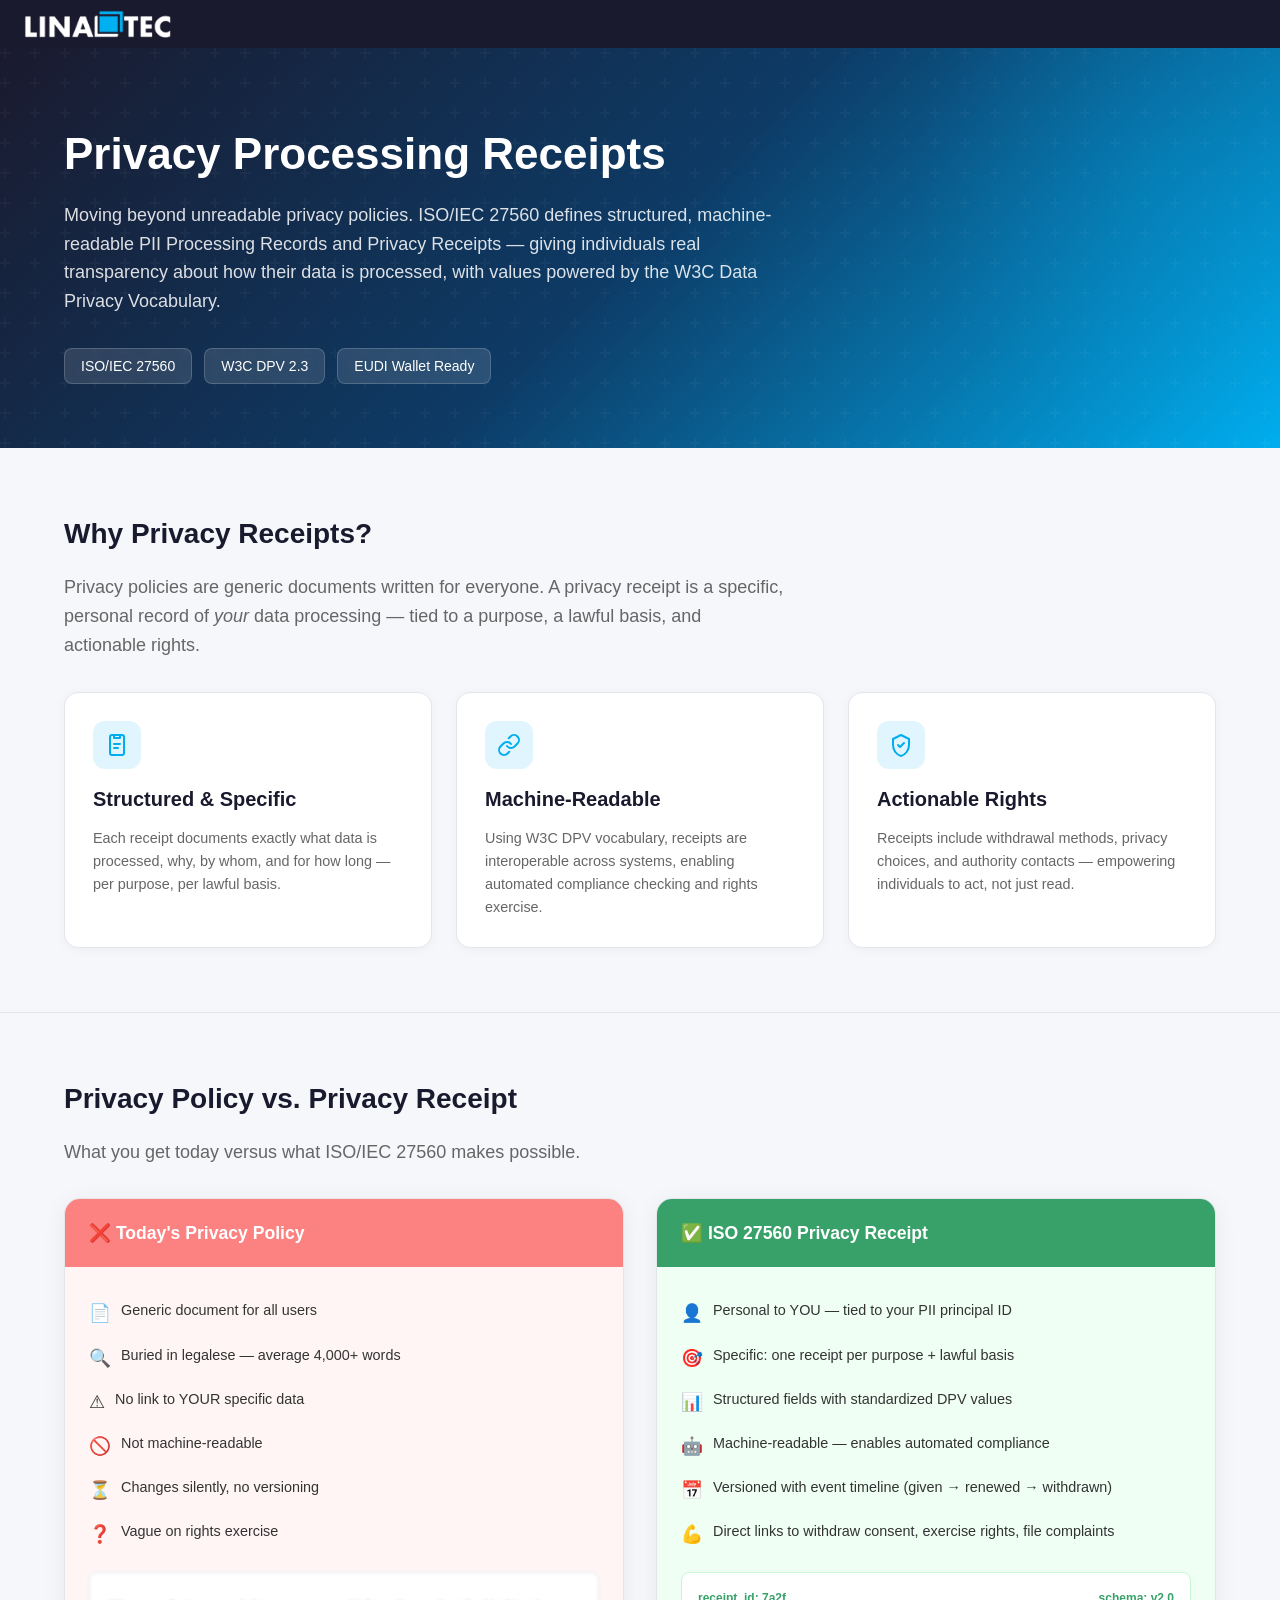
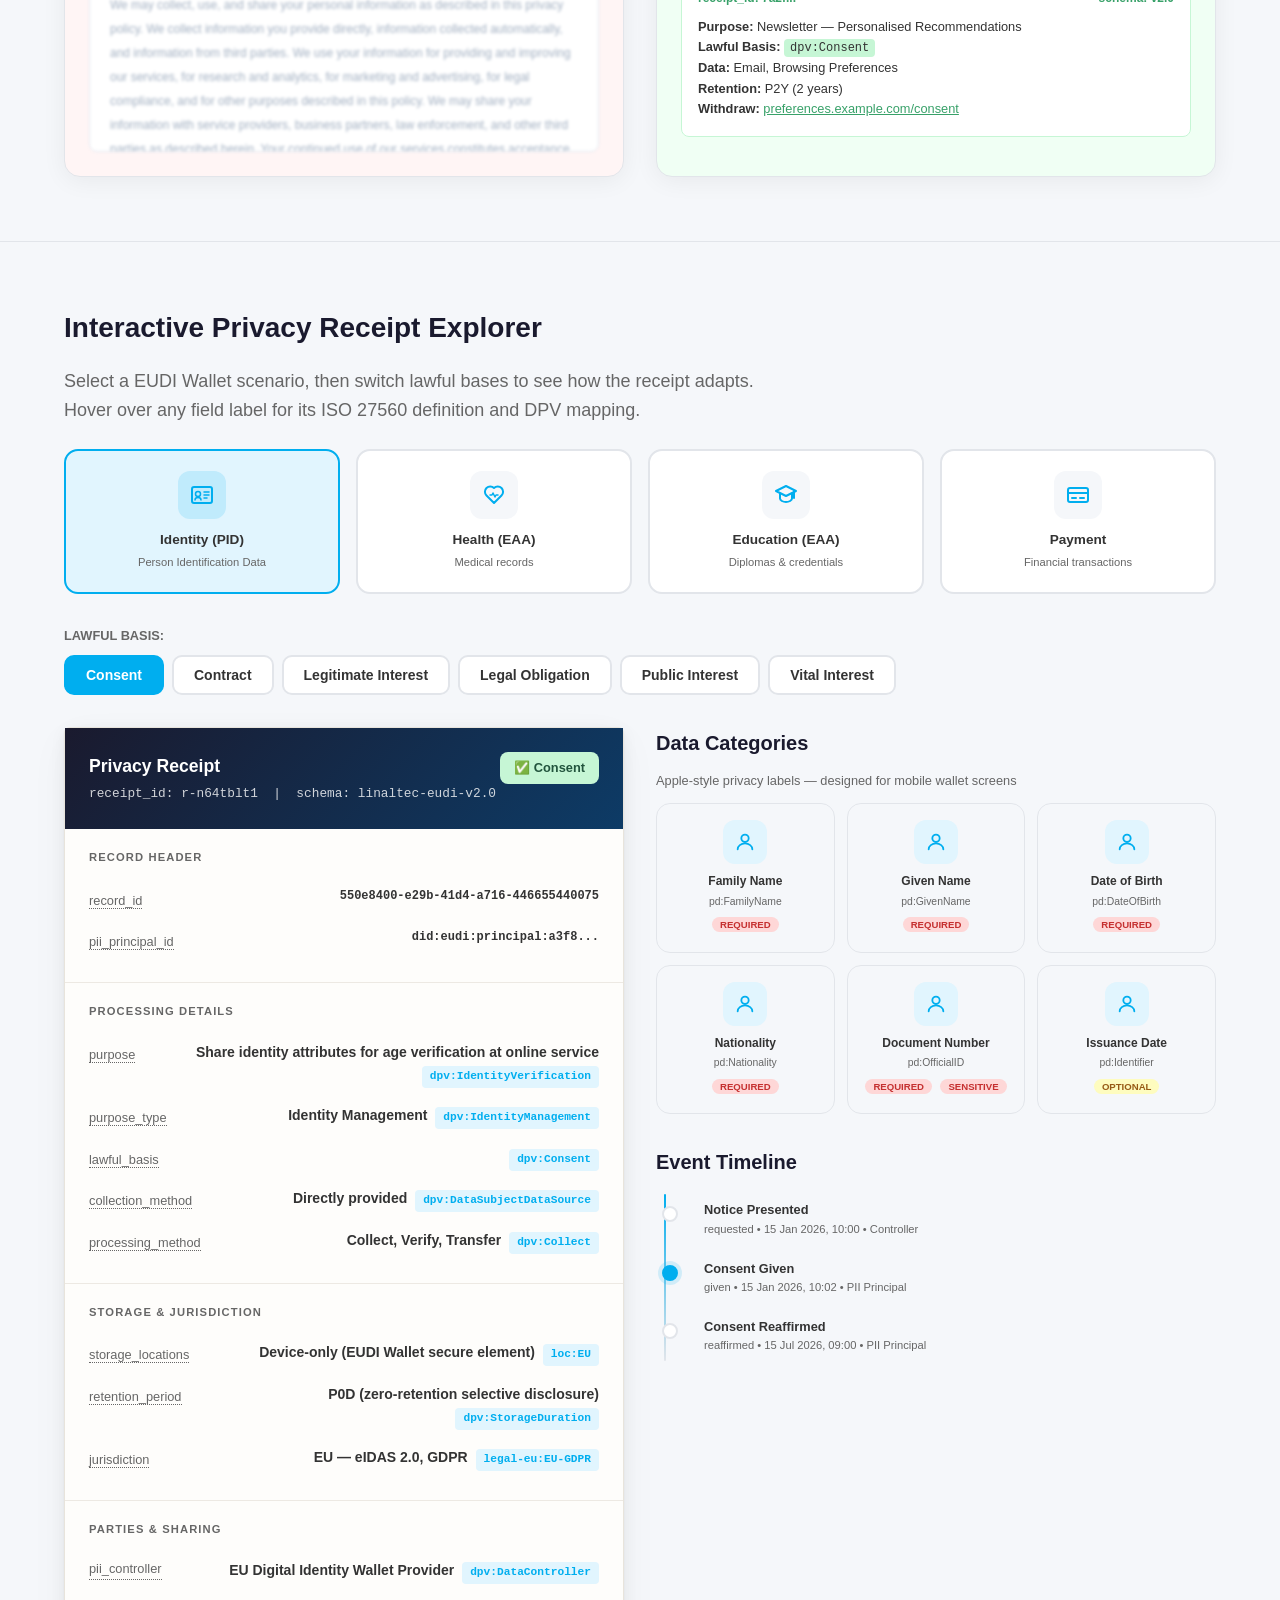
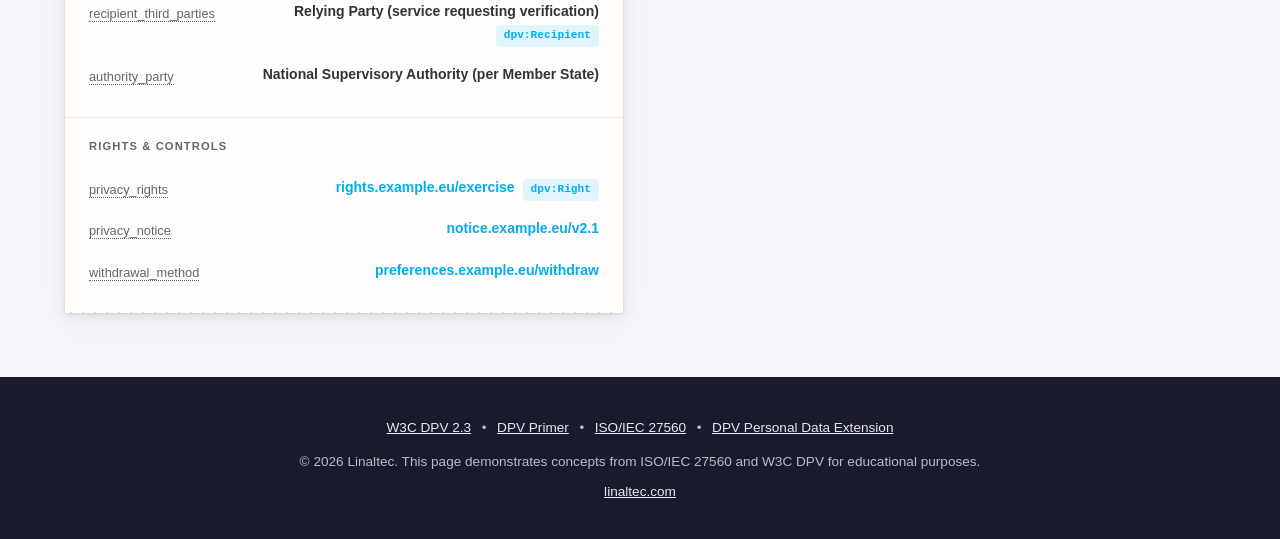
<file: static/tools/27560-receipt-explorer/index.html>
<!DOCTYPE html>
<html lang="en">
<head>
<meta charset="UTF-8">
<meta name="viewport" content="width=device-width, initial-scale=1.0">
<script defer src="https://cloud.umami.is/script.js" data-website-id="ca1faa43-e025-4a96-8836-7bc8c0a22efd"></script>
<title>ISO/IEC 27560 — Privacy Processing Receipts with W3C DPV | Linaltec</title>
<style>
  :root {
    --primary: #1A1A2E;
    --primary-light: #00AEEF;
    --accent: #4682B4;
    --accent-light: #E1F5FE;
    --success: #38a169;
    --success-light: #c6f6d5;
    --warning: #d69e2e;
    --danger: #e53e3e;
    --bg: #F5F7FA;
    --card: #ffffff;
    --text: #333333;
    --text-light: #666666;
    --border: #E2E5EA;
    --code-bg: #1A1A2E;
    --code-text: #E2E5EA;
    --tooltip-bg: #1A1A2E;
    --icon-identity: #00AEEF;
    --icon-health: #e53e3e;
    --icon-education: #805ad5;
    --icon-payment: #d69e2e;
    --icon-location: #38a169;
    --icon-contact: #319795;
    --icon-device: #718096;
    --icon-behavior: #dd6b20;
  }

  * { margin: 0; padding: 0; box-sizing: border-box; }

  body {
    font-family: -apple-system, BlinkMacSystemFont, 'Segoe UI', Roboto, 'Helvetica Neue', sans-serif;
    color: var(--text);
    background: var(--bg);
    line-height: 1.6;
  }

  /* ─── Layout ─── */
  .container { max-width: 1200px; margin: 0 auto; padding: 0 24px; }
  section { padding: 64px 0; }
  .section-divider { border: none; border-top: 1px solid var(--border); margin: 0; }

  /* ─── Typography ─── */
  h1 { font-size: 2.5rem; font-weight: 800; line-height: 1.2; color: var(--primary); }
  h2 { font-size: 1.75rem; font-weight: 700; color: var(--primary); margin-bottom: 16px; }
  h3 { font-size: 1.25rem; font-weight: 600; color: var(--primary); margin-bottom: 12px; }
  .subtitle { font-size: 1.125rem; color: var(--text-light); max-width: 720px; }
  .badge {
    display: inline-block; padding: 4px 12px; border-radius: 9999px;
    font-size: 0.75rem; font-weight: 600; text-transform: uppercase; letter-spacing: 0.05em;
  }
  .badge-blue { background: var(--accent-light); color: var(--primary-light); }
  .badge-green { background: var(--success-light); color: var(--success); }
  .badge-orange { background: #fefcbf; color: #b7791f; }

  /* ─── Hero ─── */
  .hero {
    background: linear-gradient(135deg, var(--primary) 0%, #0D3B66 50%, #00AEEF 100%);
    color: #fff; padding: 80px 0 64px; position: relative; overflow: hidden;
  }
  .hero::before {
    content: ''; position: absolute; top: 0; left: 0; right: 0; bottom: 0;
    background: url("data:image/svg+xml,%3Csvg width='60' height='60' viewBox='0 0 60 60' xmlns='http://www.w3.org/2000/svg'%3E%3Cg fill='none' fill-rule='evenodd'%3E%3Cg fill='%23ffffff' fill-opacity='0.03'%3E%3Cpath d='M36 34v-4h-2v4h-4v2h4v4h2v-4h4v-2h-4zm0-30V0h-2v4h-4v2h4v4h2V6h4V4h-4zM6 34v-4H4v4H0v2h4v4h2v-4h4v-2H6zM6 4V0H4v4H0v2h4v4h2V6h4V4H6z'/%3E%3C/g%3E%3C/g%3E%3C/svg%3E");
    pointer-events: none;
  }
  .hero::after {
    content: ''; position: absolute; top: -30%; right: -10%; width: 500px; height: 500px;
    background: radial-gradient(circle, rgba(0,174,239,0.12) 0%, transparent 70%);
    border-radius: 50%; pointer-events: none;
  }
  .hero h1 { color: #fff; font-size: 2.75rem; max-width: 800px; position: relative; }
  .hero .subtitle { color: rgba(255,255,255,0.85); margin: 20px 0 32px; position: relative; }
  .hero-badges { display: flex; gap: 12px; flex-wrap: wrap; position: relative; align-items: center; }
  .hero-badge {
    background: rgba(255,255,255,0.12); color: #fff; padding: 6px 16px;
    border-radius: 8px; font-size: 0.875rem; font-weight: 500;
    backdrop-filter: blur(4px); border: 1px solid rgba(255,255,255,0.18);
  }
  /* ─── Tabs / Lawful Basis Selector ─── */
  .tab-group {
    display: flex; gap: 8px; flex-wrap: wrap; margin-bottom: 32px;
  }
  .tab-btn {
    padding: 10px 20px; border: 2px solid var(--border); border-radius: 10px;
    background: var(--card); color: var(--text); font-size: 0.875rem; font-weight: 600;
    cursor: pointer; transition: all 0.2s;
  }
  .tab-btn:hover { border-color: var(--primary-light); color: var(--primary-light); }
  .tab-btn.active {
    border-color: var(--primary-light); background: var(--primary-light); color: #fff;
  }

  /* ─── Receipt Card ─── */
  .receipt-wrapper {
    display: grid; grid-template-columns: 1fr 1fr; gap: 32px; align-items: start;
  }

  .receipt-card {
    background: #FEFDFB; border-radius: 6px 6px 0 0; overflow: visible;
    box-shadow: 0 1px 2px rgba(0,0,0,0.06), 0 4px 16px rgba(0,0,0,0.06), 0 12px 40px rgba(0,0,0,0.04);
    border: 1px solid #E8E4DC; position: relative;
  }
  .receipt-card::after {
    content: ''; position: absolute; bottom: -1px; left: 0; right: 0; height: 12px;
    background: linear-gradient(45deg, transparent 33.33%, #FEFDFB 33.33%) 0 0 / 12px 100%,
                linear-gradient(-45deg, transparent 33.33%, #FEFDFB 33.33%) 0 0 / 12px 100%;
    background-repeat: repeat-x;
    filter: drop-shadow(0 2px 3px rgba(0,0,0,0.04));
  }
  .receipt-header {
    background: linear-gradient(135deg, var(--primary) 0%, #0D3B66 100%);
    padding: 24px; color: #fff;
  }
  .receipt-header h3 { color: #fff; margin-bottom: 4px; font-size: 1.1rem; }
  .receipt-header .receipt-id { font-family: 'SF Mono', 'Fira Code', monospace; font-size: 0.8rem; opacity: 0.8; }

  .receipt-section {
    padding: 20px 24px; border-bottom: 1px solid #EDE9E3;
  }
  .receipt-section:last-child { border-bottom: none; }
  .receipt-section-title {
    font-size: 0.7rem; font-weight: 700; text-transform: uppercase; letter-spacing: 0.1em;
    color: var(--text-light); margin-bottom: 12px;
  }

  .receipt-field {
    display: flex; justify-content: space-between; align-items: flex-start;
    padding: 8px 0; gap: 16px; position: relative;
  }
  .receipt-field-label {
    font-size: 0.8rem; color: var(--text-light); font-weight: 500;
    cursor: help; border-bottom: 1px dotted var(--text-light);
    white-space: nowrap; flex-shrink: 0;
  }
  .receipt-field-value {
    font-size: 0.875rem; font-weight: 600; color: var(--text); text-align: right;
    word-break: break-word;
  }
  .receipt-field-value a {
    color: var(--primary-light); text-decoration: none;
  }
  .receipt-field-value a:hover { text-decoration: underline; }

  /* DPV tag */
  .dpv-tag {
    display: inline-block; padding: 2px 8px; border-radius: 4px;
    font-size: 0.7rem; font-family: 'SF Mono', 'Fira Code', monospace;
    background: var(--accent-light); color: var(--primary-light); margin-left: 4px;
    cursor: pointer; transition: background 0.15s;
  }
  .dpv-tag:hover { background: #B3E5FC; }

  /* ─── Tooltip ─── */
  .tooltip-container { position: relative; display: inline-block; }
  .tooltip {
    display: none; position: absolute; bottom: calc(100% + 8px); left: 0;
    background: var(--tooltip-bg); color: #fff;
    padding: 14px 18px; border-radius: 10px; font-size: 0.8rem; line-height: 1.5;
    width: 320px; max-width: calc(100vw - 32px); z-index: 100; box-shadow: 0 8px 32px rgba(0,0,0,0.25);
    pointer-events: none;
  }
  .tooltip::after {
    content: ''; position: absolute; top: 100%; left: 24px;
    border: 6px solid transparent;
    border-top-color: var(--tooltip-bg);
  }
  .tooltip-container:hover .tooltip { display: block; pointer-events: auto; }
  .tooltip-container.tooltip-active .tooltip { display: block; pointer-events: auto; }
  .tooltip .tooltip-title { font-weight: 700; margin-bottom: 4px; color: #7DD3FC; }
  .tooltip .tooltip-dpv { font-family: monospace; font-size: 0.7rem; color: #7DD3FC; margin-top: 6px; }
  .tooltip .tooltip-27560 { font-size: 0.7rem; color: #a0aec0; margin-top: 2px; }

  /* Right-aligned tooltips for values on the right side */
  .tooltip-right .tooltip {
    left: auto; right: 0; transform: none;
  }
  .tooltip-right .tooltip::after {
    left: auto; right: 24px; transform: none;
  }

  /* Mobile bottom-sheet tooltips */
  @media (max-width: 768px) {
    .tooltip-container.tooltip-active .tooltip {
      position: fixed; bottom: 0; left: 0; right: 0; top: auto;
      width: 100%; max-width: 100%; border-radius: 16px 16px 0 0;
      transform: none; z-index: 1001;
      box-shadow: 0 -4px 32px rgba(0,0,0,0.3);
      padding: 24px 20px 32px;
    }
    .tooltip-container.tooltip-active .tooltip::after { display: none; }
  }
  .tooltip-overlay {
    display: none; position: fixed; inset: 0;
    background: rgba(0,0,0,0.3); z-index: 1000;
  }
  .tooltip-overlay.active { display: block; }

  /* ─── Privacy Icons (Apple-style) ─── */
  .privacy-icons-grid {
    display: grid; grid-template-columns: repeat(auto-fill, minmax(140px, 1fr));
    gap: 12px; margin-top: 12px;
  }
  .privacy-icon-card {
    display: flex; flex-direction: column; align-items: center;
    padding: 16px 8px; border-radius: 14px; background: var(--bg);
    border: 1px solid var(--border); text-align: center;
    transition: transform 0.2s ease, box-shadow 0.2s ease;
    cursor: default;
    opacity: 0; animation: fadeInUp 0.35s ease-out forwards;
  }
  .privacy-icon-card:hover {
    transform: translateY(-2px); box-shadow: 0 4px 12px rgba(0,0,0,0.08);
  }
  .privacy-icon {
    width: 44px; height: 44px; border-radius: 12px; display: flex;
    align-items: center; justify-content: center; margin-bottom: 8px;
  }
  .privacy-icon svg { width: 22px; height: 22px; }
  .privacy-icon-label { font-size: 0.75rem; font-weight: 600; color: var(--text); }
  .privacy-icon-sub { font-size: 0.65rem; color: var(--text-light); margin-top: 2px; }
  .privacy-icon-badge {
    margin-top: 6px; padding: 2px 8px; border-radius: 9999px;
    font-size: 0.6rem; font-weight: 700; text-transform: uppercase;
  }

  /* icon color variants */
  .icon-identity .privacy-icon { background: #E1F5FE; color: var(--icon-identity); }
  .icon-health .privacy-icon { background: #fff5f5; color: var(--icon-health); }
  .icon-education .privacy-icon { background: #faf5ff; color: var(--icon-education); }
  .icon-payment .privacy-icon { background: #fffff0; color: var(--icon-payment); }
  .icon-location .privacy-icon { background: #f0fff4; color: var(--icon-location); }
  .icon-contact .privacy-icon { background: #e6fffa; color: var(--icon-contact); }
  .icon-device .privacy-icon { background: #f7fafc; color: var(--icon-device); }
  .icon-behavior .privacy-icon { background: #fffaf0; color: var(--icon-behavior); }

  .badge-required { background: #fed7d7; color: #c53030; }
  .badge-optional { background: #fefcbf; color: #975a16; }
  .badge-sensitive { background: #fed7d7; color: #c53030; }

  /* ─── Comparison ─── */
  .comparison-grid {
    display: grid; grid-template-columns: 1fr 1fr; gap: 32px;
  }

  .comparison-card {
    border-radius: 16px; overflow: hidden;
    box-shadow: 0 4px 24px rgba(0,0,0,0.06); border: 1px solid var(--border);
  }
  .comparison-bad {
    background: #fff5f5;
  }
  .comparison-bad .comparison-header { background: #fc8181; color: #fff; }
  .comparison-good {
    background: #f0fff4;
  }
  .comparison-good .comparison-header { background: var(--success); color: #fff; }
  .comparison-header { padding: 20px 24px; font-weight: 700; font-size: 1.1rem; }
  .comparison-body { padding: 24px; font-size: 0.9rem; }
  .comparison-body ul { list-style: none; padding: 0; }
  .comparison-body li { padding: 8px 0; display: flex; align-items: flex-start; gap: 10px; }
  .comparison-body li .icon { flex-shrink: 0; font-size: 1.1rem; }

  .policy-blur {
    padding: 20px; background: #fff; border-radius: 8px; margin-top: 16px;
    font-size: 0.75rem; color: #a0aec0; line-height: 2;
    filter: blur(1.5px); -webkit-filter: blur(1.5px); user-select: none;
    max-height: 180px; overflow: hidden; border: 1px solid #e2e8f0;
  }

  /* ─── Info Cards Row ─── */
  .info-cards { display: grid; grid-template-columns: repeat(3, 1fr); gap: 24px; margin-top: 32px; }
  .info-card {
    background: var(--card); border-radius: 14px; padding: 28px;
    border: 1px solid var(--border); box-shadow: 0 2px 12px rgba(0,0,0,0.04);
    transition: transform 0.25s ease, box-shadow 0.25s ease;
  }
  .info-card:hover {
    transform: translateY(-4px); box-shadow: 0 8px 28px rgba(0,0,0,0.1);
  }
  .info-card-icon {
    width: 48px; height: 48px; border-radius: 12px; display: flex;
    align-items: center; justify-content: center; margin-bottom: 14px;
    background: var(--accent-light); color: var(--primary-light);
  }
  .info-card-icon svg { width: 24px; height: 24px; }
  .info-card h3 { color: var(--primary); }
  .info-card p { font-size: 0.9rem; color: var(--text-light); }


  /* ─── Event Timeline ─── */
  .timeline { position: relative; padding-left: 28px; margin-top: 12px; }
  .timeline::before {
    content: ''; position: absolute; left: 8px; top: 4px; bottom: 4px;
    width: 2px; background: linear-gradient(to bottom, var(--primary-light), var(--border));
    border-radius: 1px;
  }
  .timeline-item { position: relative; padding: 10px 0 10px 20px; }
  .timeline-item::before {
    content: ''; position: absolute; left: -22px; top: 16px;
    width: 12px; height: 12px; border-radius: 50%;
    border: 2px solid var(--border); background: var(--card);
    transition: all 0.2s ease;
  }
  .timeline-item.active::before {
    background: var(--primary-light); border-color: var(--primary-light);
    box-shadow: 0 0 0 4px rgba(0,174,239,0.15);
  }
  .timeline-event { font-size: 0.8rem; font-weight: 600; color: var(--text); }
  .timeline-meta { font-size: 0.7rem; color: var(--text-light); }

  /* ─── Scenario Selector ─── */
  .scenario-cards { display: grid; grid-template-columns: repeat(4, 1fr); gap: 16px; margin-bottom: 32px; }
  .scenario-card {
    padding: 20px 16px; border-radius: 14px; border: 2px solid var(--border);
    background: var(--card); text-align: center; cursor: pointer;
    transition: all 0.2s ease;
  }
  .scenario-card:hover { border-color: var(--primary-light); transform: translateY(-2px); }
  .scenario-card.active { border-color: var(--primary-light); background: var(--accent-light); }
  .scenario-card .sc-icon {
    width: 48px; height: 48px; border-radius: 12px; display: flex;
    align-items: center; justify-content: center; margin: 0 auto 10px;
    background: var(--bg);
  }
  .scenario-card .sc-icon svg { width: 24px; height: 24px; color: var(--primary-light); }
  .scenario-card.active .sc-icon { background: rgba(0,174,239,0.15); }
  .scenario-card .sc-label { font-size: 0.85rem; font-weight: 700; color: var(--text); }
  .scenario-card .sc-sub { font-size: 0.7rem; color: var(--text-light); margin-top: 4px; }

  /* ─── Lawful Basis Indicator ─── */
  .lawful-basis-badge {
    display: inline-flex; align-items: center; gap: 6px;
    padding: 6px 14px; border-radius: 8px; font-size: 0.8rem; font-weight: 700;
  }
  .lb-consent { background: #c6f6d5; color: #22543d; }
  .lb-contract { background: #bee3f8; color: #2a4365; }
  .lb-legitimate { background: #fefcbf; color: #744210; }
  .lb-legal { background: #fed7e2; color: #702459; }
  .lb-public { background: #e9d8fd; color: #44337a; }
  .lb-vital { background: #feebc8; color: #7b341e; }

  /* ─── Footer ─── */
  footer {
    background: var(--primary); color: rgba(255,255,255,0.7); padding: 40px 0;
    font-size: 0.85rem; text-align: center;
  }
  footer a { color: rgba(255,255,255,0.9); }


  /* ─── Accessibility ─── */
  .sr-only {
    position: absolute; width: 1px; height: 1px; padding: 0; margin: -1px;
    overflow: hidden; clip: rect(0,0,0,0); border: 0;
  }

  /* ─── Animations ─── */
  @keyframes fadeInUp {
    from { opacity: 0; transform: translateY(12px); }
    to { opacity: 1; transform: translateY(0); }
  }
  @keyframes receiptFade {
    from { opacity: 0; transform: translateY(6px); }
    to { opacity: 1; transform: translateY(0); }
  }
  .fade-in { animation: receiptFade 0.35s ease-out; }

  /* ─── Responsive ─── */
  @media (max-width: 900px) {
    .receipt-wrapper { grid-template-columns: 1fr; }
  }
  @media (max-width: 768px) {
    h1 { font-size: 1.75rem; }
    h2 { font-size: 1.4rem; }
    .hero h1 { font-size: 2rem; }
    .hero { padding: 56px 0 48px; }
    section { padding: 48px 0; }
    .comparison-grid { grid-template-columns: 1fr; }
    .info-cards { grid-template-columns: 1fr; }
    .tab-group {
      flex-wrap: nowrap; overflow-x: auto; -webkit-overflow-scrolling: touch;
      padding-bottom: 8px; scrollbar-width: none;
    }
    .tab-group::-webkit-scrollbar { display: none; }
    .tab-btn { white-space: nowrap; flex-shrink: 0; padding: 8px 16px; font-size: 0.8rem; }
  }
  @media (max-width: 540px) {
    .scenario-cards { grid-template-columns: repeat(2, 1fr); gap: 10px; }
    .scenario-card { padding: 14px 10px; }
    .scenario-card .sc-label { font-size: 0.78rem; }
    .privacy-icons-grid { grid-template-columns: repeat(2, 1fr); }
    .container { padding: 0 16px; }
  }
  @media (max-width: 380px) {
    .scenario-cards { grid-template-columns: 1fr; }
  }
</style>
</head>
<body>

<!-- ════ Site Bar ════ -->
<div style="background:#1A1A2E;padding:10px 24px;display:flex;align-items:center;">
  <a href="../../" style="display:inline-flex;align-items:center;text-decoration:none;">
    <img src="../../images/logo-white.png" alt="Linaltec" style="height:28px;">
  </a>
</div>

<!-- ════════════════ SVG SPRITE SHEET ════════════════ -->
<svg xmlns="http://www.w3.org/2000/svg" style="display:none">
  <!-- Category icons -->
  <symbol id="icon-cat-identity" viewBox="0 0 24 24" fill="none" stroke="currentColor" stroke-width="2" stroke-linecap="round" stroke-linejoin="round">
    <circle cx="12" cy="8" r="4"/><path d="M4 20c0-3.5 3.6-6.5 8-6.5s8 3 8 6.5"/>
  </symbol>
  <symbol id="icon-cat-health" viewBox="0 0 24 24" fill="none" stroke="currentColor" stroke-width="2" stroke-linecap="round" stroke-linejoin="round">
    <rect x="3" y="3" width="18" height="18" rx="3"/><path d="M12 8v8M8 12h8"/>
  </symbol>
  <symbol id="icon-cat-education" viewBox="0 0 24 24" fill="none" stroke="currentColor" stroke-width="2" stroke-linecap="round" stroke-linejoin="round">
    <path d="M12 3L2 8l10 5 10-5-10-5z"/><path d="M6 10.5v5c0 2 3 3.5 6 3.5s6-1.5 6-3.5v-5"/>
  </symbol>
  <symbol id="icon-cat-payment" viewBox="0 0 24 24" fill="none" stroke="currentColor" stroke-width="2" stroke-linecap="round" stroke-linejoin="round">
    <rect x="2" y="5" width="20" height="14" rx="2"/><path d="M2 10h20"/><path d="M6 15h4"/>
  </symbol>
  <symbol id="icon-cat-location" viewBox="0 0 24 24" fill="none" stroke="currentColor" stroke-width="2" stroke-linecap="round" stroke-linejoin="round">
    <path d="M12 2C8.13 2 5 5.13 5 9c0 5.25 7 13 7 13s7-7.75 7-13c0-3.87-3.13-7-7-7z"/><circle cx="12" cy="9" r="2.5"/>
  </symbol>
  <symbol id="icon-cat-contact" viewBox="0 0 24 24" fill="none" stroke="currentColor" stroke-width="2" stroke-linecap="round" stroke-linejoin="round">
    <rect x="2" y="4" width="20" height="16" rx="2"/><path d="M2 4l10 8 10-8"/>
  </symbol>
  <symbol id="icon-cat-device" viewBox="0 0 24 24" fill="none" stroke="currentColor" stroke-width="2" stroke-linecap="round" stroke-linejoin="round">
    <rect x="6" y="2" width="12" height="20" rx="2"/><path d="M10 18h4"/>
  </symbol>
  <symbol id="icon-cat-behavior" viewBox="0 0 24 24" fill="none" stroke="currentColor" stroke-width="2" stroke-linecap="round" stroke-linejoin="round">
    <path d="M3 20h18"/><path d="M3 20l5-8 4 4 5-8 4 4"/>
  </symbol>
  <!-- Section icons -->
  <symbol id="icon-clipboard" viewBox="0 0 24 24" fill="none" stroke="currentColor" stroke-width="2" stroke-linecap="round" stroke-linejoin="round">
    <rect x="5" y="2" width="14" height="20" rx="2"/><path d="M9 2h6v3H9z"/><path d="M9 11h6M9 15h4"/>
  </symbol>
  <symbol id="icon-link" viewBox="0 0 24 24" fill="none" stroke="currentColor" stroke-width="2" stroke-linecap="round">
    <path d="M10 13a5 5 0 007.54.54l3-3a5 5 0 00-7.07-7.07l-1.72 1.71"/><path d="M14 11a5 5 0 00-7.54-.54l-3 3a5 5 0 007.07 7.07l1.71-1.71"/>
  </symbol>
  <symbol id="icon-shield-check" viewBox="0 0 24 24" fill="none" stroke="currentColor" stroke-width="2" stroke-linecap="round" stroke-linejoin="round">
    <path d="M12 2l8 4v6c0 5.25-3.5 9.74-8 11-4.5-1.26-8-5.75-8-11V6l8-4z"/><path d="M9 12l2 2 4-4"/>
  </symbol>
  <!-- Scenario icons -->
  <symbol id="icon-sc-identity" viewBox="0 0 24 24" fill="none" stroke="currentColor" stroke-width="2" stroke-linecap="round" stroke-linejoin="round">
    <rect x="2" y="4" width="20" height="16" rx="2"/><circle cx="8" cy="11" r="2.5" stroke-width="1.5"/><path d="M5 17c0-1.5 1.3-2.5 3-2.5s3 1 3 2.5" stroke-width="1.5"/><path d="M14 9h5M14 12h5M14 15h3" stroke-width="1.5"/>
  </symbol>
  <symbol id="icon-sc-health" viewBox="0 0 24 24" fill="none" stroke="currentColor" stroke-width="2" stroke-linecap="round" stroke-linejoin="round">
    <path d="M19.5 12.572l-7.5 7.428-7.5-7.428A5 5 0 0112 5.006a5 5 0 017.5 7.566z"/><path d="M8 12h2l1-2 2 4 1-2h2" stroke-width="1.5"/>
  </symbol>
  <symbol id="icon-sc-education" viewBox="0 0 24 24" fill="none" stroke="currentColor" stroke-width="2" stroke-linecap="round" stroke-linejoin="round">
    <path d="M12 3L2 8l10 5 10-5-10-5z"/><path d="M6 10.5v5c0 2 3 3.5 6 3.5s6-1.5 6-3.5v-5"/><path d="M20 8v7"/>
  </symbol>
  <symbol id="icon-sc-payment" viewBox="0 0 24 24" fill="none" stroke="currentColor" stroke-width="2" stroke-linecap="round" stroke-linejoin="round">
    <rect x="2" y="5" width="20" height="14" rx="2"/><path d="M2 10h20"/><path d="M6 15h4"/><path d="M14 15h4"/>
  </symbol>
</svg>

<!-- Tooltip overlay for mobile -->
<div class="tooltip-overlay" id="tooltipOverlay"></div>

<!-- ════════════════════ HERO ════════════════════ -->
<header class="hero">
  <div class="container">
    <h1>Privacy Processing Receipts</h1>
    <p class="subtitle">
      Moving beyond unreadable privacy policies. ISO/IEC 27560 defines structured, machine-readable
      PII Processing Records and Privacy Receipts — giving individuals real transparency about how
      their data is processed, with values powered by the W3C Data Privacy Vocabulary.
    </p>
    <div class="hero-badges" style="margin-top:24px">
      <span class="hero-badge">ISO/IEC 27560</span>
      <span class="hero-badge">W3C DPV 2.3</span>
      <span class="hero-badge">EUDI Wallet Ready</span>
    </div>
  </div>
</header>

<!-- ════════════════════ WHY THIS MATTERS ════════════════════ -->
<section>
  <div class="container">
    <h2>Why Privacy Receipts?</h2>
    <p class="subtitle" style="margin-bottom:32px">
      Privacy policies are generic documents written for everyone. A privacy receipt is a specific,
      personal record of <em>your</em> data processing — tied to a purpose, a lawful basis, and
      actionable rights.
    </p>
    <div class="info-cards">
      <div class="info-card">
        <div class="info-card-icon"><svg><use href="#icon-clipboard"/></svg></div>
        <h3>Structured &amp; Specific</h3>
        <p>Each receipt documents exactly what data is processed, why, by whom, and for how long — per purpose, per lawful basis.</p>
      </div>
      <div class="info-card">
        <div class="info-card-icon"><svg><use href="#icon-link"/></svg></div>
        <h3>Machine-Readable</h3>
        <p>Using W3C DPV vocabulary, receipts are interoperable across systems, enabling automated compliance checking and rights exercise.</p>
      </div>
      <div class="info-card">
        <div class="info-card-icon"><svg><use href="#icon-shield-check"/></svg></div>
        <h3>Actionable Rights</h3>
        <p>Receipts include withdrawal methods, privacy choices, and authority contacts — empowering individuals to act, not just read.</p>
      </div>
    </div>
  </div>
</section>

<hr class="section-divider">

<!-- ════════════════════ COMPARISON ════════════════════ -->
<section>
  <div class="container">
    <h2>Privacy Policy vs. Privacy Receipt</h2>
    <p class="subtitle" style="margin-bottom:32px">
      What you get today versus what ISO/IEC 27560 makes possible.
    </p>
    <div class="comparison-grid">
      <div class="comparison-card comparison-bad">
        <div class="comparison-header">&#x274C;  Today's Privacy Policy</div>
        <div class="comparison-body">
          <ul>
            <li><span class="icon">&#x1F4C4;</span> Generic document for all users</li>
            <li><span class="icon">&#x1F50D;</span> Buried in legalese — average 4,000+ words</li>
            <li><span class="icon">&#x26A0;</span> No link to YOUR specific data</li>
            <li><span class="icon">&#x1F6AB;</span> Not machine-readable</li>
            <li><span class="icon">&#x23F3;</span> Changes silently, no versioning</li>
            <li><span class="icon">&#x2753;</span> Vague on rights exercise</li>
          </ul>
          <div class="policy-blur">
            We may collect, use, and share your personal information as described in this privacy policy. We collect information you provide directly, information collected automatically, and information from third parties. We use your information for providing and improving our services, for research and analytics, for marketing and advertising, for legal compliance, and for other purposes described in this policy. We may share your information with service providers, business partners, law enforcement, and other third parties as described herein. Your continued use of our services constitutes acceptance of these terms...
          </div>
        </div>
      </div>
      <div class="comparison-card comparison-good">
        <div class="comparison-header">&#x2705;  ISO 27560 Privacy Receipt</div>
        <div class="comparison-body">
          <ul>
            <li><span class="icon">&#x1F464;</span> Personal to YOU — tied to your PII principal ID</li>
            <li><span class="icon">&#x1F3AF;</span> Specific: one receipt per purpose + lawful basis</li>
            <li><span class="icon">&#x1F4CA;</span> Structured fields with standardized DPV values</li>
            <li><span class="icon">&#x1F916;</span> Machine-readable — enables automated compliance</li>
            <li><span class="icon">&#x1F4C5;</span> Versioned with event timeline (given → renewed → withdrawn)</li>
            <li><span class="icon">&#x1F4AA;</span> Direct links to withdraw consent, exercise rights, file complaints</li>
          </ul>
          <div style="margin-top:16px; padding:16px; background:#fff; border-radius:8px; border:1px solid #c6f6d5;">
            <div style="display:flex;justify-content:space-between;font-size:0.75rem;color:var(--success);font-weight:600;">
              <span>receipt_id: 7a2f...</span><span>schema: v2.0</span>
            </div>
            <div style="margin-top:8px;font-size:0.8rem;">
              <strong>Purpose:</strong> Newsletter — Personalised Recommendations<br>
              <strong>Lawful Basis:</strong> <code style="background:#c6f6d5;padding:2px 6px;border-radius:4px;font-size:0.75rem;">dpv:Consent</code><br>
              <strong>Data:</strong> Email, Browsing Preferences<br>
              <strong>Retention:</strong> P2Y (2 years)<br>
              <strong>Withdraw:</strong> <a href="#" style="color:var(--success);">preferences.example.com/consent</a>
            </div>
          </div>
        </div>
      </div>
    </div>
  </div>
</section>

<hr class="section-divider">

<!-- ════════════════════ INTERACTIVE RECEIPT ════════════════════ -->
<section id="interactive">
  <div class="container">
    <h2>Interactive Privacy Receipt Explorer</h2>
    <p class="subtitle" style="margin-bottom:24px">
      Select a EUDI Wallet scenario, then switch lawful bases to see how the receipt adapts.
      Hover over any field label for its ISO 27560 definition and DPV mapping.
    </p>

    <!-- Scenario selector -->
    <div class="scenario-cards" id="scenarioCards">
      <div class="scenario-card active" data-scenario="identity" onclick="selectScenario('identity')">
        <div class="sc-icon"><svg><use href="#icon-sc-identity"/></svg></div>
        <div class="sc-label">Identity (PID)</div>
        <div class="sc-sub">Person Identification Data</div>
      </div>
      <div class="scenario-card" data-scenario="health" onclick="selectScenario('health')">
        <div class="sc-icon"><svg><use href="#icon-sc-health"/></svg></div>
        <div class="sc-label">Health (EAA)</div>
        <div class="sc-sub">Medical records</div>
      </div>
      <div class="scenario-card" data-scenario="education" onclick="selectScenario('education')">
        <div class="sc-icon"><svg><use href="#icon-sc-education"/></svg></div>
        <div class="sc-label">Education (EAA)</div>
        <div class="sc-sub">Diplomas &amp; credentials</div>
      </div>
      <div class="scenario-card" data-scenario="payment" onclick="selectScenario('payment')">
        <div class="sc-icon"><svg><use href="#icon-sc-payment"/></svg></div>
        <div class="sc-label">Payment</div>
        <div class="sc-sub">Financial transactions</div>
      </div>
    </div>

    <!-- Lawful basis tabs -->
    <div style="margin-bottom:8px;font-size:0.8rem;font-weight:600;color:var(--text-light);">LAWFUL BASIS:</div>
    <div class="tab-group" id="lawfulBasisTabs">
      <button class="tab-btn active" data-basis="consent" onclick="selectBasis('consent')">Consent</button>
      <button class="tab-btn" data-basis="contract" onclick="selectBasis('contract')">Contract</button>
      <button class="tab-btn" data-basis="legitimate" onclick="selectBasis('legitimate')">Legitimate Interest</button>
      <button class="tab-btn" data-basis="legal" onclick="selectBasis('legal')">Legal Obligation</button>
      <button class="tab-btn" data-basis="public" onclick="selectBasis('public')">Public Interest</button>
      <button class="tab-btn" data-basis="vital" onclick="selectBasis('vital')">Vital Interest</button>
    </div>

    <div class="receipt-wrapper">
      <!-- LEFT: The Receipt -->
      <div>
        <div class="receipt-card fade-in" id="receiptCard">
          <!-- Populated by JS -->
        </div>
      </div>

      <!-- RIGHT: Data Icons + Events -->
      <div>
        <h3>Data Categories</h3>
        <p style="font-size:0.8rem;color:var(--text-light);margin-bottom:4px;">
          Apple-style privacy labels — designed for mobile wallet screens
        </p>
        <div class="privacy-icons-grid" id="dataIcons">
          <!-- Populated by JS -->
        </div>

        <h3 style="margin-top:32px;">Event Timeline</h3>
        <div class="timeline" id="eventTimeline">
          <!-- Populated by JS -->
        </div>
      </div>
    </div>
  </div>
</section>

<!-- ════════════════════ FOOTER ════════════════════ -->
<footer>
  <div class="container">
    <p style="margin-bottom:12px;">
      <a href="https://w3c.github.io/dpv/2.3/dpv/" target="_blank">W3C DPV 2.3</a> &ensp;&#x2022;&ensp;
      <a href="https://w3id.org/dpv/primer" target="_blank">DPV Primer</a> &ensp;&#x2022;&ensp;
      <a href="https://www.iso.org/standard/80392.html" target="_blank">ISO/IEC 27560</a> &ensp;&#x2022;&ensp;
      <a href="https://w3c.github.io/dpv/2.3/pd/" target="_blank">DPV Personal Data Extension</a>
    </p>
    <p>&copy; 2026 Linaltec. This page demonstrates concepts from ISO/IEC 27560 and W3C DPV for educational purposes.</p>
    <p style="margin-top:8px;">
      <a href="https://linaltec.com" target="_blank">linaltec.com</a>
    </p>
  </div>
</footer>

<script>
// ════════════════════════════════════════════════════════════════
// DATA MODEL (DO NOT MODIFY)
// ════════════════════════════════════════════════════════════════

const TOOLTIPS = {
  schema_version: {
    title: "schema_version",
    desc: "Unique reference for the implementation documentation describing the record structure. Each PII Controller defines their schema.",
    dpv: "No direct DPV mapping — implementation-specific",
    ref: "ISO 27560 §6.3.3.2"
  },
  record_id: {
    title: "record_id",
    desc: "Unique identifier (UUID-4 recommended) referencing this specific PII Processing Record. Used by all parties to identify and refer to the record.",
    dpv: "No direct DPV mapping — use as record identifier",
    ref: "ISO 27560 §6.3.3.3"
  },
  pii_principal_id: {
    title: "pii_principal_id",
    desc: "Identifier associating the record with a specific PII Principal. Should use pseudonyms where possible. Remains the same across record versions.",
    dpv: "dpv:DataSubject",
    ref: "ISO 27560 §6.3.3.4"
  },
  privacy_notice: {
    title: "privacy_notice",
    desc: "URL reference to the specific version of the PII Controller's privacy notice in effect when the record was created. Must remain valid over time.",
    dpv: "dpv:PrivacyNotice",
    ref: "ISO 27560 §6.3.4.2"
  },
  language: {
    title: "language",
    desc: "Language of the notice and interface used in communications with the PII Principal. Uses ISO 639-1 codes.",
    dpv: "dpv:Language",
    ref: "ISO 27560 §6.3.4.3"
  },
  purpose: {
    title: "purpose",
    desc: "The specific purpose for which PII is processed. Must be sufficiently detailed and unambiguous for the PII Principal to understand the intended processing.",
    dpv: "dpv:Purpose and subclasses (dpv:ServiceProvision, dpv:IdentityVerification, etc.)",
    ref: "ISO 27560 §6.3.4.5"
  },
  purpose_type: {
    title: "purpose_type",
    desc: "A broader category providing context to the specific purpose. E.g., if purpose is 'Sending Newsletters', the type might be 'Marketing'.",
    dpv: "dpv:Purpose (parent class in DPV hierarchy)",
    ref: "ISO 27560 §6.3.4.6"
  },
  lawful_basis: {
    title: "lawful_basis",
    desc: "The lawful basis justifying PII processing. Enumerated values: consent, contract_pii_principal, contract_third_party, legal_obligation, legitimate_interests, public_interest, vital_interests, legal_authority.",
    dpv: "dpv:LegalBasis → dpv:Consent, dpv:Contract, dpv:LegitimateInterest, dpv:LegalObligation, dpv:PublicInterest, dpv:VitalInterest",
    ref: "ISO 27560 §6.3.4.7"
  },
  pii_information: {
    title: "pii_information",
    desc: "Array of PII types being processed. Each type represents one attribute (e.g., 'Email Address', 'Date of Birth'). Actual data values are NOT included — only categories.",
    dpv: "dpv:PersonalData → pd:Name, pd:EmailAddress, pd:DateOfBirth, pd:HealthRecord",
    ref: "ISO 27560 §6.3.4.8"
  },
  storage_locations: {
    title: "storage_locations",
    desc: "Geo-locations where PII will be physically stored. Relevant for assessing jurisdictional obligations for data transfers.",
    dpv: "dpv:StorageCondition, loc:EU, loc:DE",
    ref: "ISO 27560 §6.3.4.12"
  },
  retention_period: {
    title: "retention_period",
    desc: "How long PII is retained. Can be a specific date, a duration (ISO 8601 e.g. P2Y = 2 years), or criteria-based.",
    dpv: "dpv:StorageDuration",
    ref: "ISO 27560 §6.3.4.13"
  },
  jurisdiction: {
    title: "jurisdiction",
    desc: "Legal jurisdictions governing PII processing. Indicates applicable laws and available rights.",
    dpv: "dpv:Jurisdiction, legal-eu:EU-GDPR, legal-de:DE-BDSG",
    ref: "ISO 27560 §6.3.4.17"
  },
  recipient_third_parties: {
    title: "recipient_third_parties",
    desc: "Third parties who receive the PII, including identity, geo-location of transfer, and whether it constitutes a jurisdictional change.",
    dpv: "dpv:Recipient, dpv:ThirdParty, dpv:DataProcessor",
    ref: "ISO 27560 §6.3.4.18"
  },
  privacy_rights: {
    title: "privacy_rights",
    desc: "Instructions or URL for how the PII Principal can exercise their privacy rights (access, erasure, portability, etc.).",
    dpv: "dpv:Right → dpv:RightToAccess, dpv:RightToErasure, dpv:RightToDataPortability",
    ref: "ISO 27560 §6.3.4.19"
  },
  withdrawal_method: {
    title: "withdrawal_method",
    desc: "How/where the PII Principal can withdraw consent. Conditionally required when consent is the lawful basis.",
    dpv: "dpv:WithdrawConsent",
    ref: "ISO 27560 §6.3.4.24"
  },
  contract_management: {
    title: "contract_management",
    desc: "Information about accessing and managing the contract: activation, conditions, expiry, and termination options. Required when contract is the lawful basis.",
    dpv: "dpv:Contract context",
    ref: "ISO 27560 §6.3.4.26"
  },
  privacy_choices: {
    title: "privacy_choices",
    desc: "Opt-in/opt-out choices and objections available to the PII Principal for control over their PII processing.",
    dpv: "dpv:OptIn, dpv:OptOut",
    ref: "ISO 27560 §6.3.4.25"
  },
  authority_party: {
    title: "authority_party",
    desc: "Supervisory authority for inquiries, complaints, and rights exercise. Required for accountability.",
    dpv: "dpv:Authority",
    ref: "ISO 27560 §6.3.4.23"
  },
  collection_method: {
    title: "collection_method",
    desc: "How PII is collected: directly provided, observed, inferred, derived, or obtained from third parties.",
    dpv: "dpv:DataSource → dpv:DataSubjectDataSource, dpv:ThirdPartyDataSource",
    ref: "ISO 27560 §6.3.4.10"
  },
  processing_method: {
    title: "processing_method",
    desc: "Operations performed on PII: collection, storage, analysis, transfer, etc. If automated decision-making or profiling is used, this must be disclosed.",
    dpv: "dpv:Processing → dpv:Collect, dpv:Store, dpv:Use, dpv:Analyse, dpv:Transfer",
    ref: "ISO 27560 §6.3.4.11"
  },
  event_time: {
    title: "event_time",
    desc: "ISO 8601 timestamp of the event. May differ from when the event was received by the controller.",
    dpv: "No direct DPV mapping — temporal context",
    ref: "ISO 27560 §6.3.7.2"
  },
  event_state: {
    title: "event_state",
    desc: "Lifecycle state of the event: requested, given, withdrawn, expired, terminated, renewed, etc. Determines suitability as lawful basis.",
    dpv: "dpv:ConsentStatus → dpv:ConsentGiven, dpv:ConsentWithdrawn, dpv:ConsentExpired",
    ref: "ISO 27560 §6.3.7.6"
  },
  event_type: {
    title: "event_type",
    desc: "Category of event: for consent = explicit/implicit/regular. For contract = standard_form/negotiated/employment.",
    dpv: "dpv:ConsentType → dpv:ExplicitConsent, dpv:ImpliedConsent",
    ref: "ISO 27560 §6.3.7.5"
  }
};

const SCENARIOS = {
  identity: {
    name: "Identity Verification (PID)",
    icon: "&#x1F194;",
    controller: "EU Digital Identity Wallet Provider",
    controller_url: "https://eudi-wallet.example.eu",
    service: "EUDI Wallet — Person Identification Data",
    purposes: {
      consent: { purpose: "Share identity attributes for age verification at online service", dpv: "dpv:IdentityVerification", type: "Identity Management", dpvType: "dpv:IdentityManagement" },
      contract: { purpose: "Provide digital identity credentials under eIDAS 2.0 framework", dpv: "dpv:ServiceProvision", type: "Service Provision", dpvType: "dpv:ServiceProvision" },
      legitimate: { purpose: "Fraud prevention through identity document validation", dpv: "dpv:FraudPreventionAndDetection", type: "Security", dpvType: "dpv:EnforceSecurity" },
      legal: { purpose: "Identity verification as required by eIDAS Regulation (EU) 2024/1183", dpv: "dpv:LegalCompliance", type: "Legal Compliance", dpvType: "dpv:LegalCompliance" },
      public: { purpose: "Facilitate cross-border identity verification for EU citizens", dpv: "dpv:PublicBenefit", type: "Public Services", dpvType: "dpv:PublicBenefit" },
      vital: { purpose: "Emergency identification for unconscious or incapacitated individual", dpv: "dpv:VitalInterestOfDataSubject", type: "Emergency", dpvType: "dpv:VitalInterest" },
    },
    dataItems: [
      { label: "Family Name", icon: "&#x1F464;", cat: "identity", dpv: "pd:FamilyName", required: true, sensitive: false },
      { label: "Given Name", icon: "&#x1F464;", cat: "identity", dpv: "pd:GivenName", required: true, sensitive: false },
      { label: "Date of Birth", icon: "&#x1F4C5;", cat: "identity", dpv: "pd:DateOfBirth", required: true, sensitive: false },
      { label: "Nationality", icon: "&#x1F30D;", cat: "identity", dpv: "pd:Nationality", required: true, sensitive: false },
      { label: "Document Number", icon: "&#x1F4C4;", cat: "identity", dpv: "pd:OfficialID", required: true, sensitive: true },
      { label: "Issuance Date", icon: "&#x1F4C5;", cat: "identity", dpv: "pd:Identifier", required: false, sensitive: false },
    ],
    thirdParties: "Relying Party (service requesting verification)",
    retention: "P0D (zero-retention selective disclosure)",
    jurisdiction: "EU — eIDAS 2.0, GDPR",
    storage: "Device-only (EUDI Wallet secure element)",
    authority: "National Supervisory Authority (per Member State)",
  },
  health: {
    name: "Health Records (EAA)",
    icon: "&#x1FA7A;",
    controller: "European Health Data Space Provider",
    controller_url: "https://ehds.example.eu",
    service: "EUDI Wallet — European Health Insurance Card (EHIC)",
    purposes: {
      consent: { purpose: "Share health records with treating physician for consultation", dpv: "dpv:ProvideHealthCare", type: "Healthcare", dpvType: "dpv:ProvideHealthCare" },
      contract: { purpose: "Health insurance claim processing under policy agreement", dpv: "dpv:ServiceProvision", type: "Insurance", dpvType: "dpv:ServiceProvision" },
      legitimate: { purpose: "Epidemiological surveillance and disease pattern monitoring", dpv: "dpv:AcademicResearch", type: "Research", dpvType: "dpv:AcademicResearch" },
      legal: { purpose: "Mandatory disease notification under EU communicable disease regulations", dpv: "dpv:LegalCompliance", type: "Legal Compliance", dpvType: "dpv:LegalCompliance" },
      public: { purpose: "Public health emergency response and contact tracing", dpv: "dpv:PublicBenefit", type: "Public Health", dpvType: "dpv:PublicBenefit" },
      vital: { purpose: "Emergency medical treatment — access to allergies and blood type", dpv: "dpv:VitalInterestOfDataSubject", type: "Life-threatening", dpvType: "dpv:VitalInterest" },
    },
    dataItems: [
      { label: "Health Record", icon: "&#x1FA7A;", cat: "health", dpv: "pd:HealthRecord", required: true, sensitive: true },
      { label: "Prescription", icon: "&#x1F48A;", cat: "health", dpv: "pd:Prescription", required: true, sensitive: true },
      { label: "Blood Type", icon: "&#x1FA78;", cat: "health", dpv: "pd:BloodType", required: false, sensitive: true },
      { label: "Allergies", icon: "&#x26A0;", cat: "health", dpv: "pd:HealthHistory", required: true, sensitive: true },
      { label: "Insurance ID", icon: "&#x1F4C4;", cat: "identity", dpv: "pd:OfficialID", required: true, sensitive: false },
      { label: "Treating Physician", icon: "&#x1F468;&#x200D;&#x2695;", cat: "contact", dpv: "pd:Contact", required: false, sensitive: false },
    ],
    thirdParties: "Healthcare provider, Insurance company, EHDS Node",
    retention: "P10Y (medical record retention requirement)",
    jurisdiction: "EU — GDPR, EHDS Regulation",
    storage: "EU Member State health data infrastructure",
    authority: "National Health Data Authority + DPA",
  },
  education: {
    name: "Education Credentials (EAA)",
    icon: "&#x1F393;",
    controller: "European Digital Credentials for Learning",
    controller_url: "https://edci.example.eu",
    service: "EUDI Wallet — Europass Digital Credentials",
    purposes: {
      consent: { purpose: "Present diploma to prospective employer for job application", dpv: "dpv:ServiceProvision", type: "Employment", dpvType: "dpv:ServiceProvision" },
      contract: { purpose: "Verify qualifications under employment contract terms", dpv: "dpv:ServiceProvision", type: "Contract Fulfilment", dpvType: "dpv:ServiceProvision" },
      legitimate: { purpose: "University alumni analytics for programme improvement", dpv: "dpv:ImproveExistingProductsAndServices", type: "Service Improvement", dpvType: "dpv:ImproveExistingProductsAndServices" },
      legal: { purpose: "Professional licensing verification required by regulated profession laws", dpv: "dpv:LegalCompliance", type: "Legal Compliance", dpvType: "dpv:LegalCompliance" },
      public: { purpose: "National education statistics and workforce planning", dpv: "dpv:PublicBenefit", type: "Public Policy", dpvType: "dpv:PublicBenefit" },
      vital: { purpose: "Verify medical professional qualification in emergency", dpv: "dpv:VitalInterestOfDataSubject", type: "Emergency", dpvType: "dpv:VitalInterest" },
    },
    dataItems: [
      { label: "Degree Title", icon: "&#x1F393;", cat: "education", dpv: "pd:EducationQualification", required: true, sensitive: false },
      { label: "Institution", icon: "&#x1F3EB;", cat: "education", dpv: "pd:EducationExperience", required: true, sensitive: false },
      { label: "Grade/GPA", icon: "&#x1F4CA;", cat: "education", dpv: "pd:EducationQualification", required: false, sensitive: false },
      { label: "Date of Award", icon: "&#x1F4C5;", cat: "identity", dpv: "pd:Identifier", required: true, sensitive: false },
      { label: "Student ID", icon: "&#x1F194;", cat: "identity", dpv: "pd:OfficialID", required: false, sensitive: false },
      { label: "Credential ID", icon: "&#x1F517;", cat: "identity", dpv: "pd:Identifier", required: true, sensitive: false },
    ],
    thirdParties: "Employer, Accreditation body, Professional register",
    retention: "Indefinite (educational record)",
    jurisdiction: "EU — GDPR, Bologna Process framework",
    storage: "EU — Europass infrastructure + device",
    authority: "National Data Protection Authority",
  },
  payment: {
    name: "Payment Processing",
    icon: "&#x1F4B3;",
    controller: "Payment Service Provider (PSD2 Licensed)",
    controller_url: "https://psp.example.eu",
    service: "EUDI Wallet — Payment Initiation",
    purposes: {
      consent: { purpose: "Share account information with third-party financial aggregator", dpv: "dpv:ServiceProvision", type: "Account Information", dpvType: "dpv:ServiceProvision" },
      contract: { purpose: "Process payment transaction under merchant agreement", dpv: "dpv:ServiceProvision", type: "Payment Processing", dpvType: "dpv:ServiceProvision" },
      legitimate: { purpose: "Transaction monitoring for anti-money laundering compliance", dpv: "dpv:FraudPreventionAndDetection", type: "AML/CFT", dpvType: "dpv:FraudPreventionAndDetection" },
      legal: { purpose: "Mandatory transaction reporting under PSD2/PSR and AML directives", dpv: "dpv:LegalCompliance", type: "Regulatory Reporting", dpvType: "dpv:LegalCompliance" },
      public: { purpose: "Financial stability monitoring by central bank", dpv: "dpv:PublicBenefit", type: "Financial Stability", dpvType: "dpv:PublicBenefit" },
      vital: { purpose: "Emergency fund access for stranded or endangered individual", dpv: "dpv:VitalInterestOfDataSubject", type: "Emergency Access", dpvType: "dpv:VitalInterest" },
    },
    dataItems: [
      { label: "IBAN", icon: "&#x1F3E6;", cat: "payment", dpv: "pd:FinancialAccount", required: true, sensitive: true },
      { label: "Transaction Amount", icon: "&#x1F4B6;", cat: "payment", dpv: "pd:Transactional", required: true, sensitive: false },
      { label: "Merchant ID", icon: "&#x1F3EA;", cat: "payment", dpv: "pd:Transactional", required: true, sensitive: false },
      { label: "Cardholder Name", icon: "&#x1F464;", cat: "identity", dpv: "pd:Name", required: true, sensitive: false },
      { label: "Payment Token", icon: "&#x1F510;", cat: "device", dpv: "pd:DeviceBased", required: true, sensitive: true },
      { label: "IP Address", icon: "&#x1F4F1;", cat: "device", dpv: "pd:IPAddress", required: false, sensitive: false },
    ],
    thirdParties: "Merchant, Card network, Acquiring bank, Central bank",
    retention: "P5Y (PSD2 record retention requirement)",
    jurisdiction: "EU — GDPR, PSD2/PSR, AMLD6",
    storage: "EU — PCI DSS certified infrastructure",
    authority: "National Financial Supervisory Authority + DPA",
  }
};

const LAWFUL_BASIS_META = {
  consent: { label: "Consent", dpv: "dpv:Consent", css: "lb-consent", icon: "&#x2705;" },
  contract: { label: "Contract", dpv: "dpv:Contract", css: "lb-contract", icon: "&#x1F4DD;" },
  legitimate: { label: "Legitimate Interest", dpv: "dpv:LegitimateInterest", css: "lb-legitimate", icon: "&#x2696;" },
  legal: { label: "Legal Obligation", dpv: "dpv:LegalObligation", css: "lb-legal", icon: "&#x2696;" },
  public: { label: "Public Interest", dpv: "dpv:PublicInterest", css: "lb-public", icon: "&#x1F3DB;" },
  vital: { label: "Vital Interest", dpv: "dpv:VitalInterest", css: "lb-vital", icon: "&#x1F6D1;" }
};

const EVENT_TIMELINES = {
  consent: [
    { state: "requested", label: "Notice Presented", time: "2026-01-15T10:00:00Z", entity: "Controller", active: false },
    { state: "given", label: "Consent Given", time: "2026-01-15T10:02:30Z", entity: "PII Principal", active: true },
    { state: "reaffirmed", label: "Consent Reaffirmed", time: "2026-07-15T09:00:00Z", entity: "PII Principal", active: false },
  ],
  contract: [
    { state: "offered", label: "Contract Offered", time: "2026-01-10T14:00:00Z", entity: "Controller", active: false },
    { state: "accepted", label: "Contract Accepted", time: "2026-01-12T09:15:00Z", entity: "PII Principal", active: true },
    { state: "activated", label: "Contract Activated", time: "2026-01-12T09:15:00Z", entity: "Controller", active: false },
  ],
  legitimate: [
    { state: "initiated", label: "Processing Initiated", time: "2026-02-01T00:00:00Z", entity: "Controller", active: true },
    { state: "lia_completed", label: "LIA Completed", time: "2026-01-20T16:00:00Z", entity: "Controller", active: false },
    { state: "notified", label: "PII Principal Notified", time: "2026-02-01T08:00:00Z", entity: "Controller", active: false },
  ],
  legal: [
    { state: "obligation_identified", label: "Legal Obligation Identified", time: "2026-01-01T00:00:00Z", entity: "Controller", active: false },
    { state: "processing_started", label: "Processing Started", time: "2026-01-05T09:00:00Z", entity: "Controller", active: true },
    { state: "notified", label: "PII Principal Notified", time: "2026-01-05T09:01:00Z", entity: "Controller", active: false },
  ],
  public: [
    { state: "authority_mandate", label: "Public Interest Mandate", time: "2026-01-01T00:00:00Z", entity: "Authority", active: false },
    { state: "processing_started", label: "Processing Started", time: "2026-01-10T09:00:00Z", entity: "Controller", active: true },
  ],
  vital: [
    { state: "emergency_triggered", label: "Emergency Triggered", time: "2026-03-01T14:30:00Z", entity: "Emergency Services", active: true },
    { state: "data_accessed", label: "Data Accessed", time: "2026-03-01T14:31:00Z", entity: "Controller", active: false },
  ]
};


// ════════════════════════════════════════════════════════════════
// STATE
// ════════════════════════════════════════════════════════════════

let currentScenario = 'identity';
let currentBasis = 'consent';


// ════════════════════════════════════════════════════════════════
// SVG ICON HELPER
// ════════════════════════════════════════════════════════════════

const CATEGORY_ICON_MAP = {
  identity: '#icon-cat-identity',
  health: '#icon-cat-health',
  education: '#icon-cat-education',
  payment: '#icon-cat-payment',
  location: '#icon-cat-location',
  contact: '#icon-cat-contact',
  device: '#icon-cat-device',
  behavior: '#icon-cat-behavior',
};

function getCategoryIcon(cat) {
  const href = CATEGORY_ICON_MAP[cat] || '#icon-cat-identity';
  return `<svg><use href="${href}"/></svg>`;
}


// ════════════════════════════════════════════════════════════════
// RENDERING
// ════════════════════════════════════════════════════════════════

function makeTooltipHTML(key, align) {
  const t = TOOLTIPS[key];
  if (!t) return '';
  const cls = align === 'right' ? 'tooltip-container tooltip-right' : 'tooltip-container';
  return `<span class="${cls}" tabindex="0">
    <span class="receipt-field-label">${t.title}</span>
    <span class="tooltip">
      <div class="tooltip-title">${t.title}</div>
      <div>${t.desc}</div>
      <div class="tooltip-dpv">DPV: ${t.dpv}</div>
      <div class="tooltip-27560">${t.ref}</div>
    </span>
  </span>`;
}

function renderReceipt() {
  const s = SCENARIOS[currentScenario];
  const b = currentBasis;
  const lb = LAWFUL_BASIS_META[b];
  const p = s.purposes[b];

  const receiptId = 'r-' + Math.random().toString(36).substr(2,8);
  const recordId = '550e8400-e29b-41d4-a716-4466554400' + Math.floor(Math.random()*100).toString().padStart(2,'0');

  // Conditional fields
  let conditionalFields = '';
  if (b === 'consent') {
    conditionalFields += `
      <div class="receipt-field">
        ${makeTooltipHTML('withdrawal_method')}
        <span class="receipt-field-value"><a href="#">preferences.example.eu/withdraw</a></span>
      </div>`;
  }
  if (b === 'contract') {
    conditionalFields += `
      <div class="receipt-field">
        ${makeTooltipHTML('contract_management')}
        <span class="receipt-field-value"><a href="#">account.example.eu/contract</a></span>
      </div>`;
  }

  const html = `
    <div class="receipt-header">
      <div style="display:flex;justify-content:space-between;align-items:center;">
        <h3>Privacy Receipt</h3>
        <span class="lawful-basis-badge ${lb.css}">${lb.icon} ${lb.label}</span>
      </div>
      <div class="receipt-id">receipt_id: ${receiptId} &nbsp;|&nbsp; schema: linaltec-eudi-v2.0</div>
    </div>

    <div class="receipt-section">
      <div class="receipt-section-title">Record Header</div>
      <div class="receipt-field">
        ${makeTooltipHTML('record_id')}
        <span class="receipt-field-value" style="font-family:monospace;font-size:0.75rem;">${recordId}</span>
      </div>
      <div class="receipt-field">
        ${makeTooltipHTML('pii_principal_id')}
        <span class="receipt-field-value" style="font-family:monospace;font-size:0.75rem;">did:eudi:principal:a3f8...</span>
      </div>
    </div>

    <div class="receipt-section">
      <div class="receipt-section-title">Processing Details</div>
      <div class="receipt-field">
        ${makeTooltipHTML('purpose')}
        <span class="receipt-field-value">${p.purpose} <span class="dpv-tag" title="${p.dpv}">${p.dpv}</span></span>
      </div>
      <div class="receipt-field">
        ${makeTooltipHTML('purpose_type')}
        <span class="receipt-field-value">${p.type} <span class="dpv-tag" title="${p.dpvType}">${p.dpvType}</span></span>
      </div>
      <div class="receipt-field">
        ${makeTooltipHTML('lawful_basis')}
        <span class="receipt-field-value"><span class="dpv-tag" title="${lb.dpv}">${lb.dpv}</span></span>
      </div>
      <div class="receipt-field">
        ${makeTooltipHTML('collection_method')}
        <span class="receipt-field-value">Directly provided <span class="dpv-tag">dpv:DataSubjectDataSource</span></span>
      </div>
      <div class="receipt-field">
        ${makeTooltipHTML('processing_method')}
        <span class="receipt-field-value">Collect, Verify, Transfer <span class="dpv-tag">dpv:Collect</span></span>
      </div>
    </div>

    <div class="receipt-section">
      <div class="receipt-section-title">Storage &amp; Jurisdiction</div>
      <div class="receipt-field">
        ${makeTooltipHTML('storage_locations')}
        <span class="receipt-field-value">${s.storage} <span class="dpv-tag">loc:EU</span></span>
      </div>
      <div class="receipt-field">
        ${makeTooltipHTML('retention_period')}
        <span class="receipt-field-value">${s.retention} <span class="dpv-tag">dpv:StorageDuration</span></span>
      </div>
      <div class="receipt-field">
        ${makeTooltipHTML('jurisdiction')}
        <span class="receipt-field-value">${s.jurisdiction} <span class="dpv-tag">legal-eu:EU-GDPR</span></span>
      </div>
    </div>

    <div class="receipt-section">
      <div class="receipt-section-title">Parties &amp; Sharing</div>
      <div class="receipt-field">
        <span class="receipt-field-label">pii_controller</span>
        <span class="receipt-field-value">${s.controller} <span class="dpv-tag">dpv:DataController</span></span>
      </div>
      <div class="receipt-field">
        ${makeTooltipHTML('recipient_third_parties')}
        <span class="receipt-field-value">${s.thirdParties} <span class="dpv-tag">dpv:Recipient</span></span>
      </div>
      <div class="receipt-field">
        ${makeTooltipHTML('authority_party')}
        <span class="receipt-field-value">${s.authority}</span>
      </div>
    </div>

    <div class="receipt-section">
      <div class="receipt-section-title">Rights &amp; Controls</div>
      <div class="receipt-field">
        ${makeTooltipHTML('privacy_rights')}
        <span class="receipt-field-value"><a href="#">rights.example.eu/exercise</a> <span class="dpv-tag">dpv:Right</span></span>
      </div>
      <div class="receipt-field">
        ${makeTooltipHTML('privacy_notice')}
        <span class="receipt-field-value"><a href="#">notice.example.eu/v2.1</a></span>
      </div>
      ${conditionalFields}
    </div>
  `;

  const card = document.getElementById('receiptCard');
  card.innerHTML = html;
  card.classList.remove('fade-in');
  void card.offsetWidth;
  card.classList.add('fade-in');
}

function renderDataIcons() {
  const s = SCENARIOS[currentScenario];
  const grid = document.getElementById('dataIcons');
  grid.innerHTML = s.dataItems.map((d, i) => `
    <div class="privacy-icon-card icon-${d.cat}" style="animation-delay:${i * 60}ms">
      <div class="privacy-icon">${getCategoryIcon(d.cat)}</div>
      <div class="privacy-icon-label">${d.label}</div>
      <div class="privacy-icon-sub">${d.dpv}</div>
      <div>
        <span class="privacy-icon-badge ${d.required ? 'badge-required' : 'badge-optional'}">${d.required ? 'Required' : 'Optional'}</span>
        ${d.sensitive ? '<span class="privacy-icon-badge badge-sensitive" style="margin-left:4px;">Sensitive</span>' : ''}
      </div>
    </div>
  `).join('');
}

function renderTimeline() {
  const events = EVENT_TIMELINES[currentBasis] || [];
  const tl = document.getElementById('eventTimeline');
  tl.innerHTML = events.map(e => `
    <div class="timeline-item ${e.active ? 'active' : ''}">
      <div class="timeline-event">${e.label}</div>
      <div class="timeline-meta">${e.state} &bull; ${new Date(e.time).toLocaleDateString('en-GB', {day:'numeric',month:'short',year:'numeric',hour:'2-digit',minute:'2-digit'})} &bull; ${e.entity}</div>
    </div>
  `).join('');
}

function renderAll() {
  renderReceipt();
  renderDataIcons();
  renderTimeline();
}


// ════════════════════════════════════════════════════════════════
// INTERACTION
// ════════════════════════════════════════════════════════════════

function selectScenario(scenario) {
  currentScenario = scenario;
  document.querySelectorAll('.scenario-card').forEach(c => c.classList.remove('active'));
  document.querySelector(`[data-scenario="${scenario}"]`).classList.add('active');
  renderAll();
}

function selectBasis(basis) {
  currentBasis = basis;
  document.querySelectorAll('.tab-btn').forEach(b => b.classList.remove('active'));
  document.querySelector(`[data-basis="${basis}"]`).classList.add('active');
  renderAll();
}

// ════════════════════════════════════════════════════════════════
// TOUCH TOOLTIP SUPPORT
// ════════════════════════════════════════════════════════════════

const overlay = document.getElementById('tooltipOverlay');

function closeAllTooltips() {
  document.querySelectorAll('.tooltip-container.tooltip-active').forEach(el => {
    el.classList.remove('tooltip-active');
  });
  overlay.classList.remove('active');
}

document.addEventListener('click', function(e) {
  const container = e.target.closest('.tooltip-container');
  if (container) {
    e.preventDefault();
    e.stopPropagation();
    const wasActive = container.classList.contains('tooltip-active');
    closeAllTooltips();
    if (!wasActive) {
      container.classList.add('tooltip-active');
      // Show overlay on mobile
      if (window.innerWidth <= 768) {
        overlay.classList.add('active');
      }
    }
    return;
  }
  // Close on outside click
  closeAllTooltips();
});

overlay.addEventListener('click', closeAllTooltips);

// Initial render
document.addEventListener('DOMContentLoaded', renderAll);
</script>

</body>
</html>
</file>
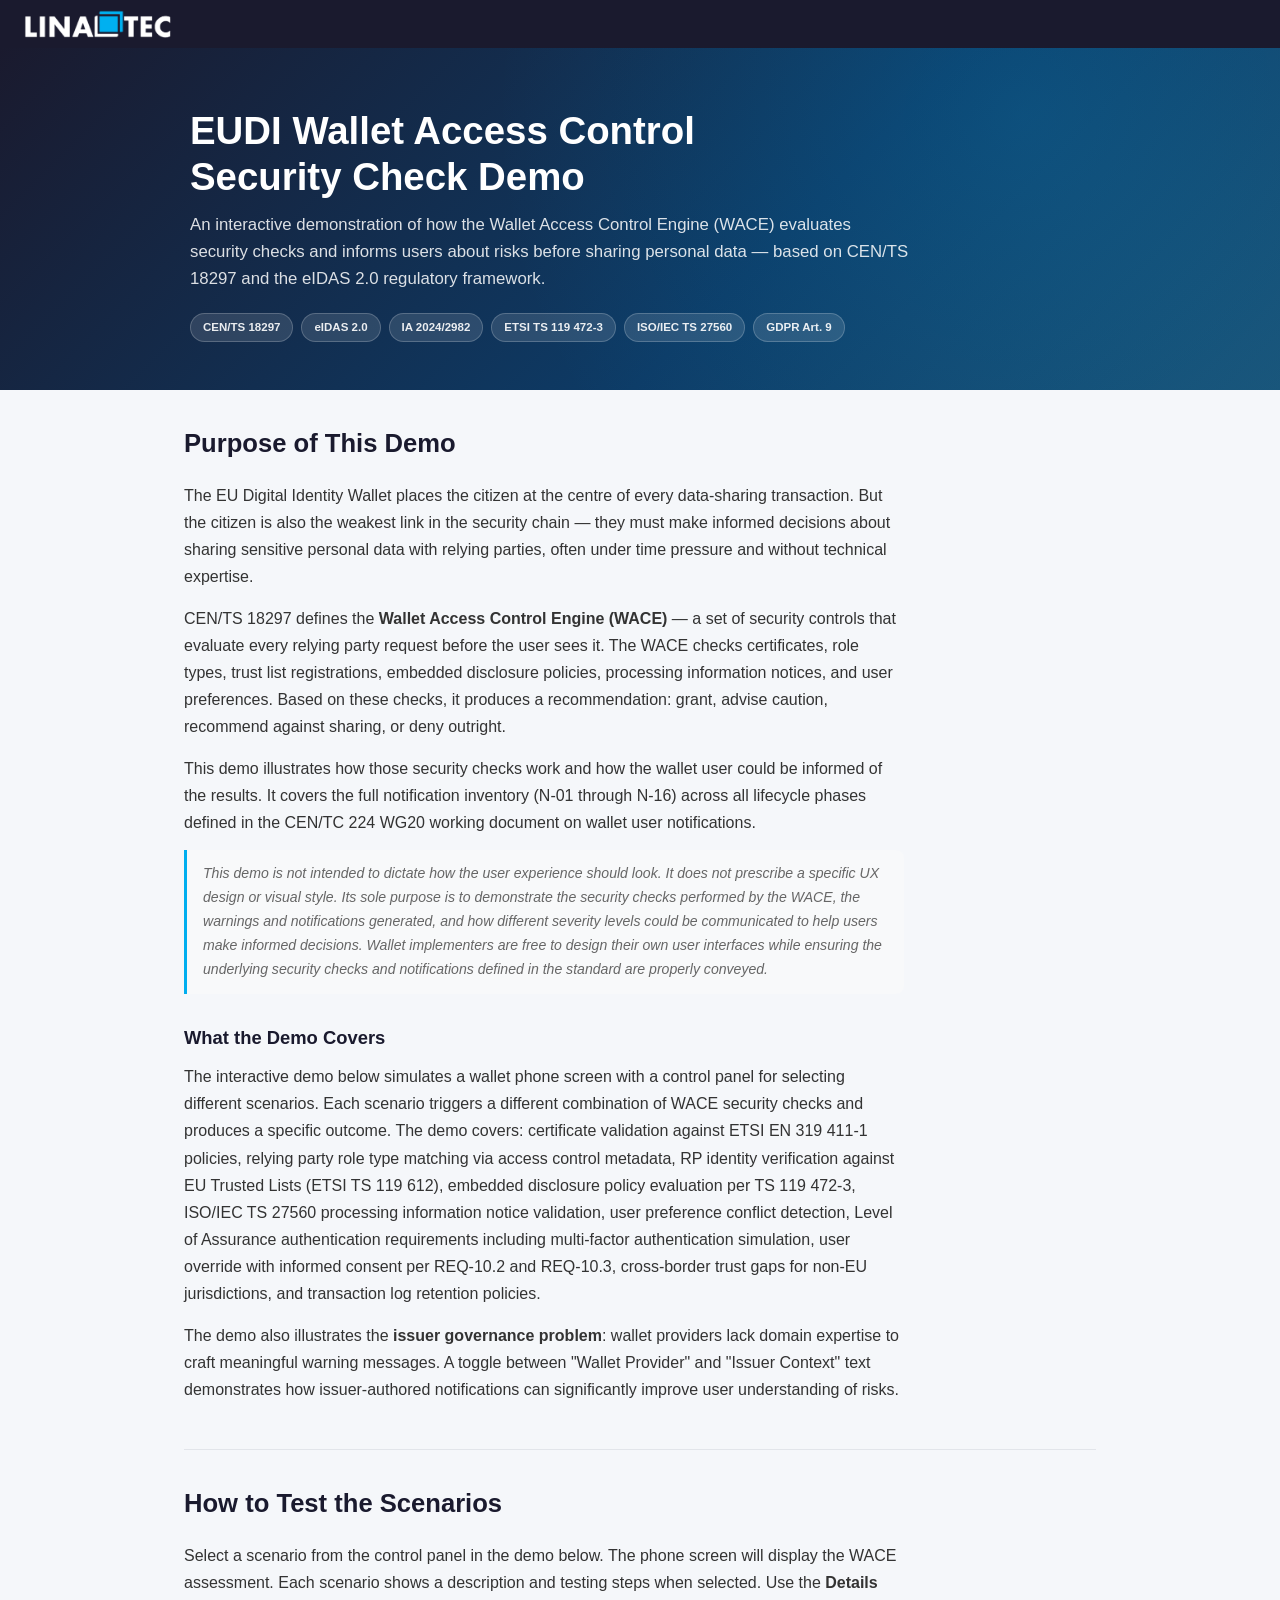
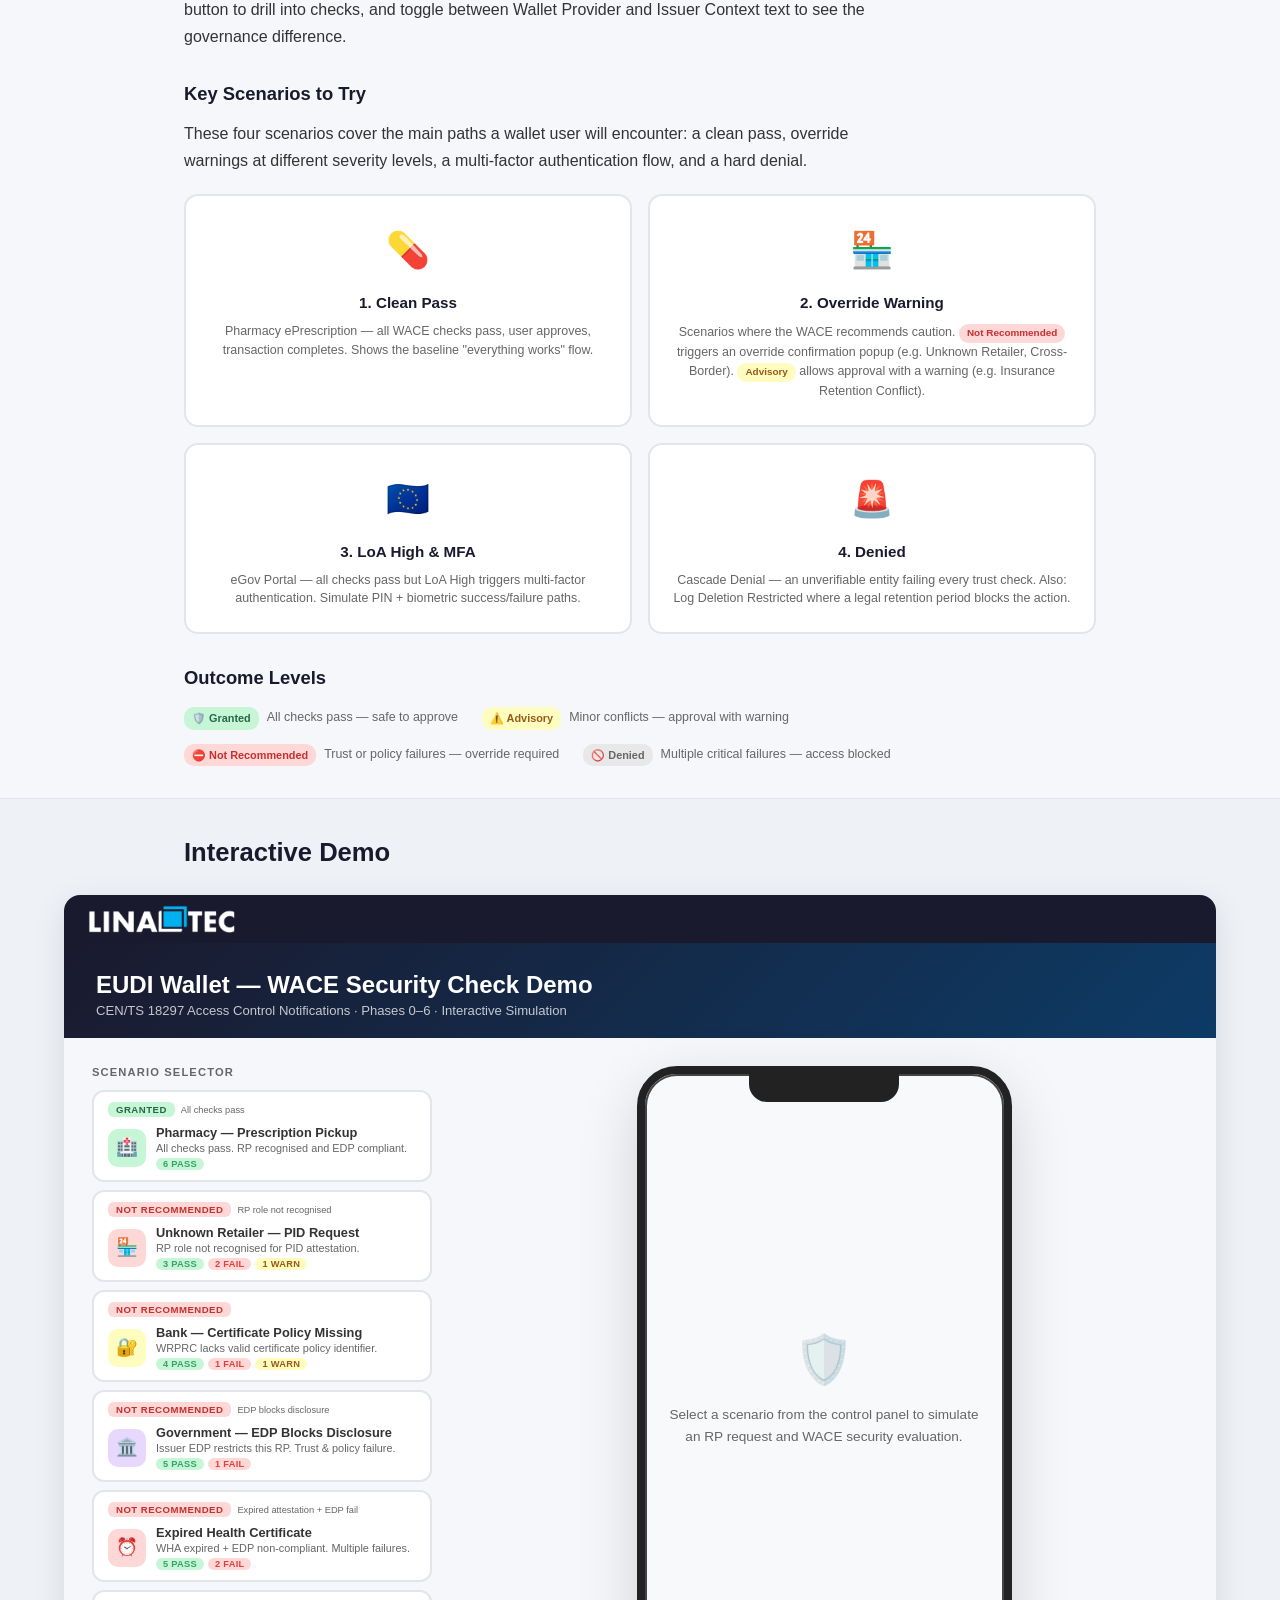
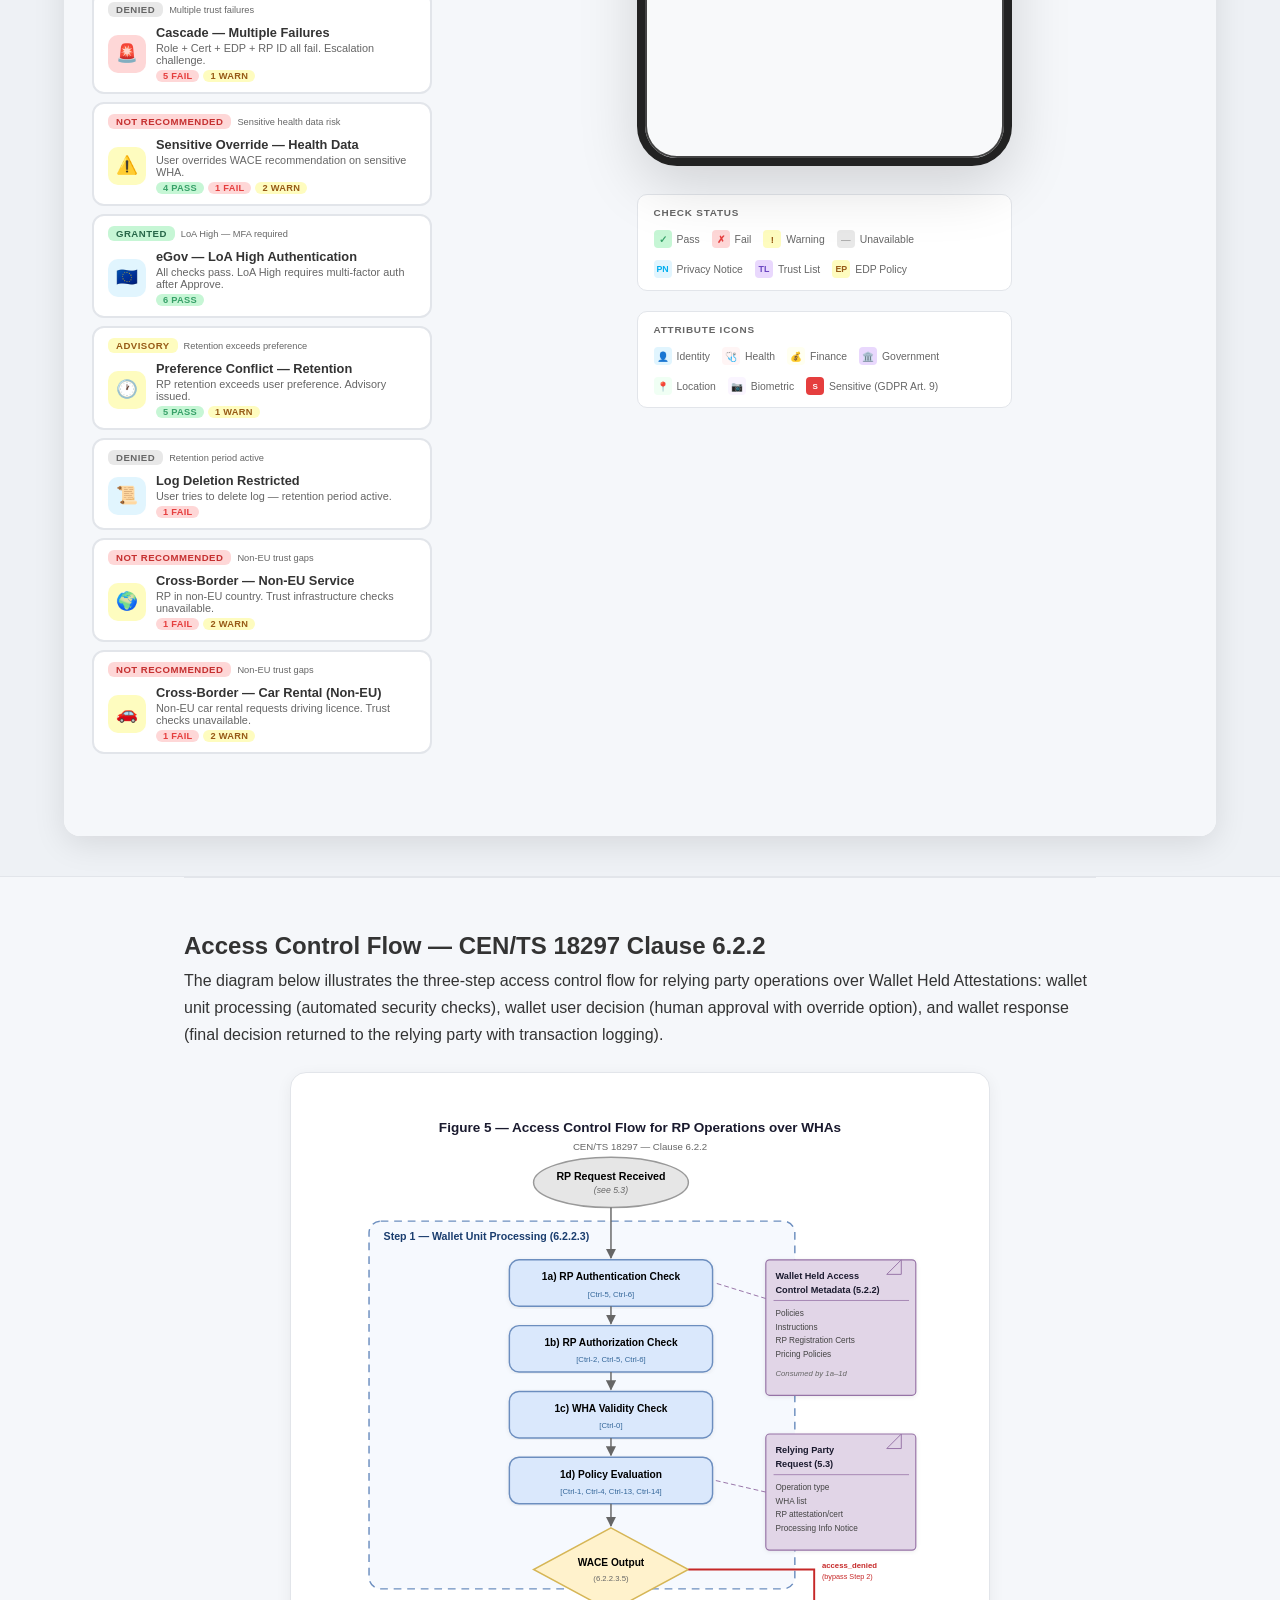
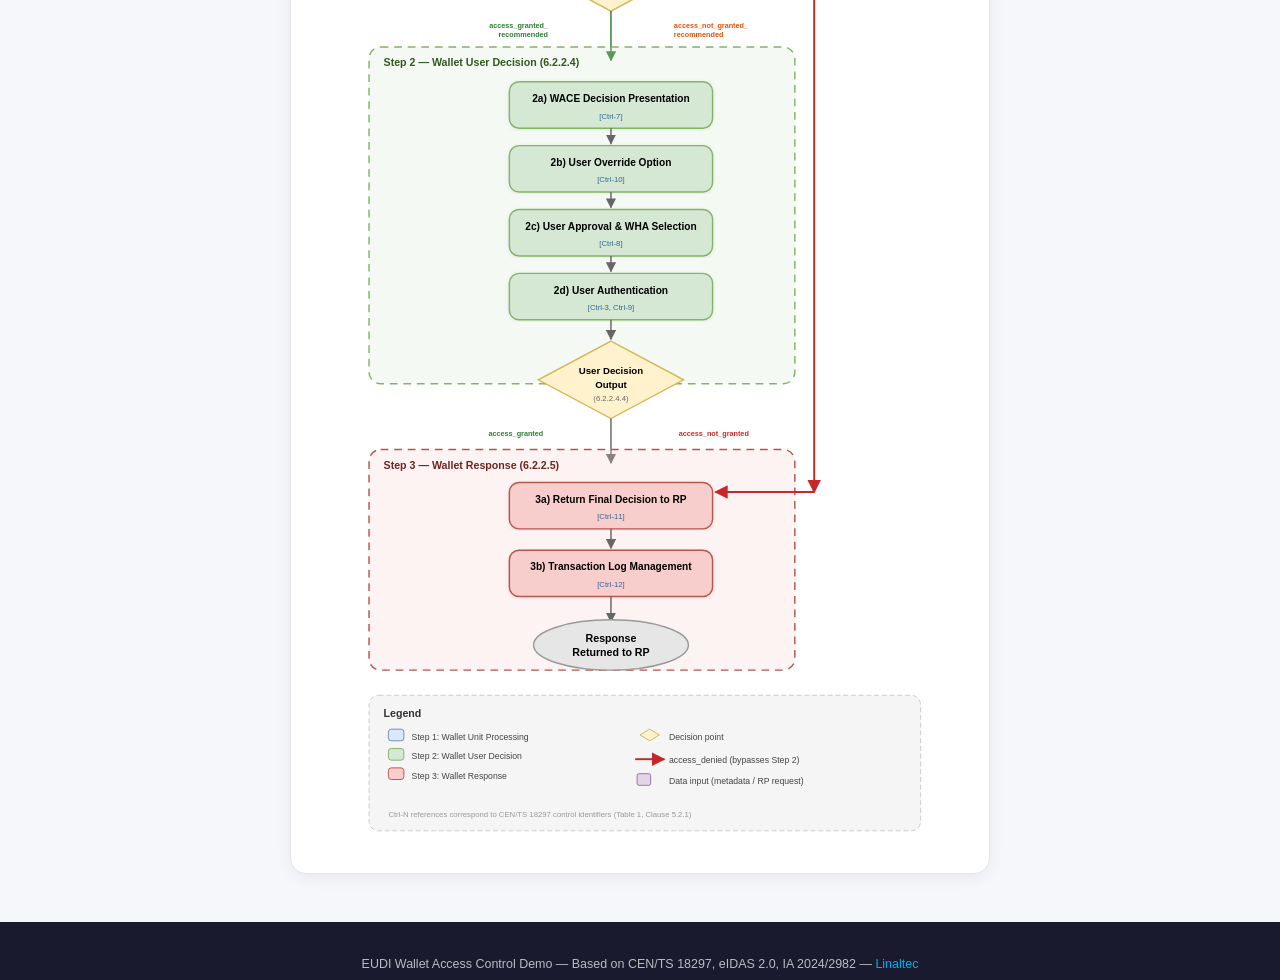
<file: static/tools/wallet-access-control/index.html>
<!DOCTYPE html>
<html lang="en">
<head>
<meta charset="UTF-8">
<meta name="viewport" content="width=device-width, initial-scale=1.0">
<script defer src="https://cloud.umami.is/script.js" data-website-id="ca1faa43-e025-4a96-8836-7bc8c0a22efd"></script>
<title>EUDI Wallet Access Control — Interactive Security Demo</title>
<style>
/* ── Reset & Variables ── */
*, *::before, *::after { box-sizing: border-box; margin: 0; padding: 0; }
:root {
  --primary: #1A1A2E;
  --primary-light: #00AEEF;
  --accent: #4682B4;
  --accent-light: #E1F5FE;
  --success: #38a169;
  --warning: #d69e2e;
  --danger: #e53e3e;
  --bg: #F5F7FA;
  --card: #ffffff;
  --text: #333333;
  --text-light: #666666;
  --border: #E2E5EA;
}
html { font-size: 16px; scroll-behavior: smooth; }
body {
  font-family: -apple-system, BlinkMacSystemFont, 'Segoe UI', Roboto, sans-serif;
  background: var(--bg);
  color: var(--text);
  line-height: 1.7;
}

/* ── Hero ── */
.hero {
  background: linear-gradient(135deg, var(--primary) 0%, #0D3B66 60%, #1a5276 100%);
  color: #fff;
  padding: 60px 32px 48px;
  position: relative;
  overflow: hidden;
}
.hero::before {
  content: '';
  position: absolute;
  inset: 0;
  background: radial-gradient(circle at 80% 20%, rgba(0,174,239,0.15) 0%, transparent 50%);
  pointer-events: none;
}
.hero-inner {
  max-width: 900px;
  margin: 0 auto;
  position: relative;
  z-index: 1;
}
.hero h1 {
  font-size: 2.4rem;
  font-weight: 900;
  line-height: 1.2;
  margin-bottom: 12px;
}
.hero .subtitle {
  font-size: 1.05rem;
  opacity: 0.85;
  max-width: 720px;
  line-height: 1.6;
}
.hero-badges {
  display: flex;
  flex-wrap: wrap;
  gap: 8px;
  margin-top: 20px;
}
.hero-badge {
  display: inline-block;
  padding: 4px 12px;
  border-radius: 20px;
  font-size: 0.72rem;
  font-weight: 700;
  background: rgba(255,255,255,0.12);
  border: 1px solid rgba(255,255,255,0.2);
  color: rgba(255,255,255,0.9);
}
/* ── Container ── */
.container {
  max-width: 960px;
  margin: 0 auto;
  padding: 0 24px;
}

/* ── Sections ── */
.section {
  padding: 32px 0;
}
.section + .section {
  border-top: 1px solid var(--border);
}
.section h2 {
  font-size: 1.6rem;
  font-weight: 800;
  color: var(--primary);
  margin-bottom: 16px;
}
.section h3 {
  font-size: 1.15rem;
  font-weight: 700;
  color: var(--primary);
  margin-top: 28px;
  margin-bottom: 10px;
}
.section p {
  max-width: 720px;
  margin-bottom: 14px;
  color: var(--text);
}
.section p.note {
  font-size: 0.88rem;
  color: var(--text-light);
  font-style: italic;
  background: #f8f9fa;
  padding: 12px 16px;
  border-left: 3px solid var(--primary-light);
  border-radius: 0 8px 8px 0;
  max-width: 720px;
}

/* ── Demo Embed ── */
.demo-section {
  padding: 32px 0;
  background: #eef1f5;
  border-top: 1px solid var(--border);
  border-bottom: 1px solid var(--border);
}
.demo-frame-wrapper {
  max-width: 1200px;
  margin: 0 auto;
  padding: 0 24px;
}
.demo-frame-wrapper iframe {
  width: 100%;
  height: 1100px;
  border: none;
  border-radius: 16px;
  box-shadow: 0 8px 32px rgba(0,0,0,0.1);
  background: #fff;
  overflow: hidden;
}

/* ── Testing Guide ── */
.test-scenarios {
  display: grid;
  grid-template-columns: 1fr 1fr;
  gap: 16px;
  margin-top: 20px;
}
.test-card {
  background: var(--card);
  border-radius: 12px;
  border: 1px solid var(--border);
  padding: 20px;
  transition: box-shadow 0.2s;
}
.test-card:hover {
  box-shadow: 0 4px 16px rgba(0,0,0,0.08);
}
.test-card-header {
  display: flex;
  align-items: center;
  gap: 10px;
  margin-bottom: 10px;
}
.test-card-icon {
  width: 36px;
  height: 36px;
  border-radius: 10px;
  display: flex;
  align-items: center;
  justify-content: center;
  font-size: 1.2rem;
  flex-shrink: 0;
}
.test-card-title {
  font-size: 0.9rem;
  font-weight: 700;
  color: var(--primary);
}
.test-card-outcome {
  font-size: 0.68rem;
  font-weight: 700;
  padding: 2px 8px;
  border-radius: 10px;
  display: inline-block;
  margin-top: 2px;
}
.outcome-granted { background: #c6f6d5; color: #276749; }
.outcome-advisory { background: #fefcbf; color: #975a16; }
.outcome-not-recommended { background: #fed7d7; color: #c53030; }
.outcome-denied { background: #e8e8e8; color: #666; }

/* ── Outcome Legend ── */
.outcome-legend {
  display: flex;
  flex-wrap: wrap;
  gap: 12px 24px;
  margin-top: 12px;
}
.outcome-legend-item {
  display: flex;
  align-items: center;
  gap: 8px;
}
.outcome-legend-desc {
  font-size: 0.78rem;
  color: var(--text-light);
}

.test-card p {
  font-size: 0.8rem;
  color: var(--text-light);
  line-height: 1.5;
  margin-bottom: 8px;
}
.test-steps {
  font-size: 0.75rem;
  color: var(--text);
  padding-left: 16px;
}
.test-steps li {
  margin-bottom: 4px;
  line-height: 1.5;
}

/* ── Highlight Scenarios (for blog) ── */
.highlight-scenarios {
  display: grid;
  grid-template-columns: 1fr 1fr;
  gap: 16px;
  margin-top: 20px;
}
.highlight-card {
  background: var(--card);
  border-radius: 14px;
  border: 2px solid var(--border);
  padding: 24px 20px;
  text-align: center;
  transition: all 0.2s;
}
.highlight-card:hover {
  border-color: var(--primary-light);
  box-shadow: 0 6px 20px rgba(0,0,0,0.08);
}
.highlight-card .hl-icon {
  font-size: 2.2rem;
  margin-bottom: 10px;
}
.highlight-card .hl-title {
  font-size: 0.95rem;
  font-weight: 700;
  color: var(--primary);
  margin-bottom: 6px;
}
.highlight-card .hl-desc {
  font-size: 0.78rem;
  color: var(--text-light);
  line-height: 1.5;
}

/* ── Flow Diagram ── */
.diagram-section {
  padding: 48px 0;
  border-top: 1px solid var(--border);
}
.diagram-container {
  max-width: 700px;
  margin: 24px auto 0;
  background: var(--card);
  border-radius: 16px;
  border: 1px solid var(--border);
  padding: 32px 24px;
  box-shadow: 0 4px 16px rgba(0,0,0,0.06);
  overflow-x: auto;
}
.flow-diagram {
  width: 100%;
  max-width: 600px;
  margin: 0 auto;
  display: block;
}
/* SVG diagram styling */
.flow-diagram .lane {
  rx: 12;
  ry: 12;
}
.flow-diagram text {
  font-family: -apple-system, BlinkMacSystemFont, 'Segoe UI', Roboto, sans-serif;
}

/* ── Footer ── */
.footer {
  background: var(--primary);
  color: rgba(255,255,255,0.7);
  padding: 32px;
  text-align: center;
  font-size: 0.78rem;
}
.footer a {
  color: var(--primary-light);
  text-decoration: none;
}
.footer a:hover { text-decoration: underline; }

/* ── Responsive ── */
@media (max-width: 768px) {
  .hero { padding: 40px 20px 32px; }
  .hero h1 { font-size: 1.75rem; }
  .section { padding: 32px 0; }
  .test-scenarios { grid-template-columns: 1fr; }
  .highlight-scenarios { grid-template-columns: 1fr; }
  .demo-frame-wrapper iframe { height: 1600px; }
}
</style>
</head>
<body>

<!-- ════ Site Bar ════ -->
<div style="background:#1A1A2E;padding:10px 24px;display:flex;align-items:center;">
  <a href="../../" style="display:inline-flex;align-items:center;text-decoration:none;">
    <img src="../../images/logo-white.png" alt="Linaltec" style="height:28px;">
  </a>
</div>

<!-- ════ Hero ════ -->
<div class="hero">
  <div class="hero-inner">
    <h1>EUDI Wallet Access Control<br>Security Check Demo</h1>
    <p class="subtitle">
      An interactive demonstration of how the Wallet Access Control Engine (WACE) evaluates
      security checks and informs users about risks before sharing personal data — based on
      CEN/TS 18297 and the eIDAS 2.0 regulatory framework.
    </p>
    <div class="hero-badges">
      <span class="hero-badge">CEN/TS 18297</span>
      <span class="hero-badge">eIDAS 2.0</span>
      <span class="hero-badge">IA 2024/2982</span>
      <span class="hero-badge">ETSI TS 119 472-3</span>
      <span class="hero-badge">ISO/IEC TS 27560</span>
      <span class="hero-badge">GDPR Art. 9</span>
    </div>
  </div>
</div>

<!-- ════ Purpose ════ -->
<div class="container">
  <div class="section">
    <h2>Purpose of This Demo</h2>
    <p>
      The EU Digital Identity Wallet places the citizen at the centre of every data-sharing transaction.
      But the citizen is also the weakest link in the security chain — they must make informed decisions
      about sharing sensitive personal data with relying parties, often under time pressure and without
      technical expertise.
    </p>
    <p>
      CEN/TS 18297 defines the <strong>Wallet Access Control Engine (WACE)</strong> — a set of security
      controls that evaluate every relying party request before the user sees it. The WACE checks
      certificates, role types, trust list registrations, embedded disclosure policies, processing
      information notices, and user preferences. Based on these checks, it produces a recommendation:
      grant, advise caution, recommend against sharing, or deny outright.
    </p>
    <p>
      This demo illustrates how those security checks work and how the wallet user could be informed
      of the results. It covers the full notification inventory (N-01 through N-16) across all
      lifecycle phases defined in the CEN/TC 224 WG20 working document on wallet user notifications.
    </p>
    <p class="note">
      This demo is not intended to dictate how the user experience should look. It does not prescribe
      a specific UX design or visual style. Its sole purpose is to demonstrate the security checks
      performed by the WACE, the warnings and notifications generated, and how different severity
      levels could be communicated to help users make informed decisions. Wallet implementers are
      free to design their own user interfaces while ensuring the underlying security checks and
      notifications defined in the standard are properly conveyed.
    </p>

    <h3>What the Demo Covers</h3>
    <p>
      The interactive demo below simulates a wallet phone screen with a control panel for selecting
      different scenarios. Each scenario triggers a different combination of WACE security checks and
      produces a specific outcome. The demo covers: certificate validation against ETSI EN 319 411-1
      policies, relying party role type matching via access control metadata, RP identity verification
      against EU Trusted Lists (ETSI TS 119 612), embedded disclosure policy evaluation per
      TS 119 472-3, ISO/IEC TS 27560 processing information notice validation, user preference
      conflict detection, Level of Assurance authentication requirements including multi-factor
      authentication simulation, user override with informed consent per REQ-10.2 and REQ-10.3,
      cross-border trust gaps for non-EU jurisdictions, and transaction log retention policies.
    </p>
    <p>
      The demo also illustrates the <strong>issuer governance problem</strong>: wallet providers lack
      domain expertise to craft meaningful warning messages. A toggle between "Wallet Provider" and
      "Issuer Context" text demonstrates how issuer-authored notifications can significantly improve
      user understanding of risks.
    </p>
  </div>

  <!-- ════ How to Test ════ -->
  <div class="section">
    <h2>How to Test the Scenarios</h2>
    <p>
      Select a scenario from the control panel in the demo below. The phone screen will display the
      WACE assessment. Each scenario shows a description and testing steps when selected. Use the
      <strong>Details</strong> button to drill into checks, and toggle between Wallet Provider and
      Issuer Context text to see the governance difference.
    </p>

    <h3>Key Scenarios to Try</h3>
    <p>
      These four scenarios cover the main paths a wallet user will encounter: a clean pass,
      override warnings at different severity levels, a multi-factor authentication flow,
      and a hard denial.
    </p>
    <div class="highlight-scenarios">
      <div class="highlight-card">
        <div class="hl-icon">💊</div>
        <div class="hl-title">1. Clean Pass</div>
        <div class="hl-desc">
          Pharmacy ePrescription — all WACE checks pass, user approves, transaction completes.
          Shows the baseline "everything works" flow.
        </div>
      </div>
      <div class="highlight-card">
        <div class="hl-icon">🏪</div>
        <div class="hl-title">2. Override Warning</div>
        <div class="hl-desc">
          Scenarios where the WACE recommends caution. <span class="test-card-outcome outcome-not-recommended" style="font-size:0.62rem;">Not Recommended</span> triggers an override confirmation popup (e.g. Unknown Retailer, Cross-Border).
          <span class="test-card-outcome outcome-advisory" style="font-size:0.62rem;">Advisory</span> allows approval with a warning (e.g. Insurance Retention Conflict).
        </div>
      </div>
      <div class="highlight-card">
        <div class="hl-icon">🇪🇺</div>
        <div class="hl-title">3. LoA High &amp; MFA</div>
        <div class="hl-desc">
          eGov Portal — all checks pass but LoA High triggers multi-factor authentication.
          Simulate PIN + biometric success/failure paths.
        </div>
      </div>
      <div class="highlight-card">
        <div class="hl-icon">🚨</div>
        <div class="hl-title">4. Denied</div>
        <div class="hl-desc">
          Cascade Denial — an unverifiable entity failing every trust check. Also: Log Deletion
          Restricted where a legal retention period blocks the action.
        </div>
      </div>
    </div>

    <h3>Outcome Levels</h3>
    <div class="outcome-legend">
      <div class="outcome-legend-item">
        <span class="test-card-outcome outcome-granted">🛡️ Granted</span>
        <span class="outcome-legend-desc">All checks pass — safe to approve</span>
      </div>
      <div class="outcome-legend-item">
        <span class="test-card-outcome outcome-advisory">⚠️ Advisory</span>
        <span class="outcome-legend-desc">Minor conflicts — approval with warning</span>
      </div>
      <div class="outcome-legend-item">
        <span class="test-card-outcome outcome-not-recommended">⛔ Not Recommended</span>
        <span class="outcome-legend-desc">Trust or policy failures — override required</span>
      </div>
      <div class="outcome-legend-item">
        <span class="test-card-outcome outcome-denied">🚫 Denied</span>
        <span class="outcome-legend-desc">Multiple critical failures — access blocked</span>
      </div>
    </div>
  </div>
</div>

<!-- ════ Demo Embed ════ -->
<div class="demo-section">
  <div class="demo-frame-wrapper">
    <h2 style="max-width:960px;margin:0 auto 20px;padding:0 24px;font-size:1.6rem;font-weight:800;color:var(--primary);">Interactive Demo</h2>
    <iframe id="demoIframe" src="wallet-security-demo.html" title="EUDI Wallet WACE Security Check Demo" loading="lazy" scrolling="no"></iframe>
  </div>
</div>

<!-- ════ Flow Diagram ════ -->
<div class="container">
  <div class="diagram-section">
    <h2>Access Control Flow — CEN/TS 18297 Clause 6.2.2</h2>
    <p>
      The diagram below illustrates the three-step access control flow for relying party operations
      over Wallet Held Attestations: wallet unit processing (automated security checks), wallet user
      decision (human approval with override option), and wallet response (final decision returned to
      the relying party with transaction logging).
    </p>
    <div class="diagram-container">
      <svg class="flow-diagram" viewBox="0 0 620 1380" xmlns="http://www.w3.org/2000/svg" font-family="-apple-system, BlinkMacSystemFont, 'Segoe UI', Roboto, sans-serif">
        <defs>
          <marker id="arrow" viewBox="0 0 10 10" refX="9" refY="5" markerWidth="7" markerHeight="7" orient="auto-start-reverse" fill="#666">
            <path d="M 0 0 L 10 5 L 0 10 z"/>
          </marker>
          <marker id="arrow-red" viewBox="0 0 10 10" refX="9" refY="5" markerWidth="7" markerHeight="7" orient="auto-start-reverse" fill="#c62828">
            <path d="M 0 0 L 10 5 L 0 10 z"/>
          </marker>
          <marker id="arrow-green" viewBox="0 0 10 10" refX="9" refY="5" markerWidth="7" markerHeight="7" orient="auto-start-reverse" fill="#2e7d32">
            <path d="M 0 0 L 10 5 L 0 10 z"/>
          </marker>
          <filter id="shadow" x="-4%" y="-4%" width="108%" height="108%">
            <feDropShadow dx="0" dy="1" stdDeviation="2" flood-opacity="0.08"/>
          </filter>
        </defs>

        <!-- Title -->
        <text x="310" y="28" text-anchor="middle" font-size="14" font-weight="800" fill="#1A1A2E">Figure 5 — Access Control Flow for RP Operations over WHAs</text>
        <text x="310" y="46" text-anchor="middle" font-size="10" fill="#666">CEN/TS 18297 — Clause 6.2.2</text>

        <!-- Start -->
        <ellipse cx="280" cy="80" rx="80" ry="26" fill="#e6e6e6" stroke="#999" stroke-width="1.5"/>
        <text x="280" y="77" text-anchor="middle" font-size="11" font-weight="600">RP Request Received</text>
        <text x="280" y="91" text-anchor="middle" font-size="9" fill="#666" font-style="italic">(see 5.3)</text>

        <!-- Lane 1: Wallet Unit Processing -->
        <rect x="30" y="120" width="440" height="380" rx="12" ry="12" fill="#dae8fc" fill-opacity="0.25" stroke="#6c8ebf" stroke-width="1.5" stroke-dasharray="8 6"/>
        <text x="45" y="140" font-size="11" font-weight="700" fill="#1a3d6e">Step 1 — Wallet Unit Processing (6.2.2.3)</text>

        <!-- Arrow: Start → 1a -->
        <line x1="280" y1="106" x2="280" y2="158" stroke="#666" stroke-width="1.5" marker-end="url(#arrow)"/>

        <!-- Step 1a -->
        <rect x="175" y="160" width="210" height="48" rx="10" fill="#dae8fc" stroke="#6c8ebf" stroke-width="1.5" filter="url(#shadow)"/>
        <text x="280" y="181" text-anchor="middle" font-size="10.5" font-weight="700">1a) RP Authentication Check</text>
        <text x="280" y="198" text-anchor="middle" font-size="8" fill="#336699">[Ctrl-5, Ctrl-6]</text>

        <!-- Arrow 1a → 1b -->
        <line x1="280" y1="208" x2="280" y2="226" stroke="#666" stroke-width="1.5" marker-end="url(#arrow)"/>

        <!-- Step 1b -->
        <rect x="175" y="228" width="210" height="48" rx="10" fill="#dae8fc" stroke="#6c8ebf" stroke-width="1.5" filter="url(#shadow)"/>
        <text x="280" y="249" text-anchor="middle" font-size="10.5" font-weight="700">1b) RP Authorization Check</text>
        <text x="280" y="266" text-anchor="middle" font-size="8" fill="#336699">[Ctrl-2, Ctrl-5, Ctrl-6]</text>

        <!-- Arrow 1b → 1c -->
        <line x1="280" y1="276" x2="280" y2="294" stroke="#666" stroke-width="1.5" marker-end="url(#arrow)"/>

        <!-- Step 1c -->
        <rect x="175" y="296" width="210" height="48" rx="10" fill="#dae8fc" stroke="#6c8ebf" stroke-width="1.5" filter="url(#shadow)"/>
        <text x="280" y="317" text-anchor="middle" font-size="10.5" font-weight="700">1c) WHA Validity Check</text>
        <text x="280" y="334" text-anchor="middle" font-size="8" fill="#336699">[Ctrl-0]</text>

        <!-- Arrow 1c → 1d -->
        <line x1="280" y1="344" x2="280" y2="362" stroke="#666" stroke-width="1.5" marker-end="url(#arrow)"/>

        <!-- Step 1d -->
        <rect x="175" y="364" width="210" height="48" rx="10" fill="#dae8fc" stroke="#6c8ebf" stroke-width="1.5" filter="url(#shadow)"/>
        <text x="280" y="385" text-anchor="middle" font-size="10.5" font-weight="700">1d) Policy Evaluation</text>
        <text x="280" y="402" text-anchor="middle" font-size="8" fill="#336699">[Ctrl-1, Ctrl-4, Ctrl-13, Ctrl-14]</text>

        <!-- Arrow 1d → Decision 1 -->
        <line x1="280" y1="412" x2="280" y2="435" stroke="#666" stroke-width="1.5" marker-end="url(#arrow)"/>

        <!-- Decision 1: WACE Output -->
        <polygon points="280,437 360,480 280,523 200,480" fill="#fff2cc" stroke="#d6b656" stroke-width="1.5"/>
        <text x="280" y="476" text-anchor="middle" font-size="10.5" font-weight="700">WACE Output</text>
        <text x="280" y="492" text-anchor="middle" font-size="8" fill="#666">(6.2.2.3.5)</text>

        <!-- Decision labels -->
        <text x="215" y="540" text-anchor="end" font-size="7.5" font-weight="700" fill="#2e7d32">access_granted_</text>
        <text x="215" y="550" text-anchor="end" font-size="7.5" font-weight="700" fill="#2e7d32">recommended</text>
        <text x="345" y="540" text-anchor="start" font-size="7.5" font-weight="700" fill="#e65100">access_not_granted_</text>
        <text x="345" y="550" text-anchor="start" font-size="7.5" font-weight="700" fill="#e65100">recommended</text>

        <!-- Arrow Decision 1 → Step 2a (granted/not-granted-recommended) -->
        <line x1="280" y1="523" x2="280" y2="574" stroke="#2e7d32" stroke-width="1.5" marker-end="url(#arrow-green)"/>

        <!-- Denied path: Decision 1 → Step 3a (bypass Step 2) -->
        <polyline points="360,480 490,480 490,1020" fill="none" stroke="#c62828" stroke-width="2" marker-end="url(#arrow-red)"/>
        <text x="498" y="478" font-size="8" font-weight="700" fill="#c62828">access_denied</text>
        <text x="498" y="490" font-size="7.5" fill="#c62828">(bypass Step 2)</text>

        <!-- Lane 2: Wallet User Decision -->
        <rect x="30" y="560" width="440" height="348" rx="12" ry="12" fill="#d5e8d4" fill-opacity="0.25" stroke="#82b366" stroke-width="1.5" stroke-dasharray="8 6"/>
        <text x="45" y="580" font-size="11" font-weight="700" fill="#2e5a1e">Step 2 — Wallet User Decision (6.2.2.4)</text>

        <!-- Step 2a -->
        <rect x="175" y="596" width="210" height="48" rx="10" fill="#d5e8d4" stroke="#82b366" stroke-width="1.5" filter="url(#shadow)"/>
        <text x="280" y="617" text-anchor="middle" font-size="10.5" font-weight="700">2a) WACE Decision Presentation</text>
        <text x="280" y="634" text-anchor="middle" font-size="8" fill="#336699">[Ctrl-7]</text>

        <!-- Arrow 2a → 2b -->
        <line x1="280" y1="644" x2="280" y2="660" stroke="#666" stroke-width="1.5" marker-end="url(#arrow)"/>

        <!-- Step 2b -->
        <rect x="175" y="662" width="210" height="48" rx="10" fill="#d5e8d4" stroke="#82b366" stroke-width="1.5" filter="url(#shadow)"/>
        <text x="280" y="683" text-anchor="middle" font-size="10.5" font-weight="700">2b) User Override Option</text>
        <text x="280" y="700" text-anchor="middle" font-size="8" fill="#336699">[Ctrl-10]</text>

        <!-- Arrow 2b → 2c -->
        <line x1="280" y1="710" x2="280" y2="726" stroke="#666" stroke-width="1.5" marker-end="url(#arrow)"/>

        <!-- Step 2c -->
        <rect x="175" y="728" width="210" height="48" rx="10" fill="#d5e8d4" stroke="#82b366" stroke-width="1.5" filter="url(#shadow)"/>
        <text x="280" y="749" text-anchor="middle" font-size="10.5" font-weight="700">2c) User Approval &amp; WHA Selection</text>
        <text x="280" y="766" text-anchor="middle" font-size="8" fill="#336699">[Ctrl-8]</text>

        <!-- Arrow 2c → 2d -->
        <line x1="280" y1="776" x2="280" y2="792" stroke="#666" stroke-width="1.5" marker-end="url(#arrow)"/>

        <!-- Step 2d -->
        <rect x="175" y="794" width="210" height="48" rx="10" fill="#d5e8d4" stroke="#82b366" stroke-width="1.5" filter="url(#shadow)"/>
        <text x="280" y="815" text-anchor="middle" font-size="10.5" font-weight="700">2d) User Authentication</text>
        <text x="280" y="832" text-anchor="middle" font-size="8" fill="#336699">[Ctrl-3, Ctrl-9]</text>

        <!-- Arrow 2d → Decision 2 -->
        <line x1="280" y1="842" x2="280" y2="862" stroke="#666" stroke-width="1.5" marker-end="url(#arrow)"/>

        <!-- Decision 2: User Decision Output -->
        <polygon points="280,864 355,904 280,944 205,904" fill="#fff2cc" stroke="#d6b656" stroke-width="1.5"/>
        <text x="280" y="898" text-anchor="middle" font-size="10" font-weight="700">User Decision</text>
        <text x="280" y="912" text-anchor="middle" font-size="10" font-weight="700">Output</text>
        <text x="280" y="926" text-anchor="middle" font-size="8" fill="#666">(6.2.2.4.4)</text>

        <!-- Decision 2 labels -->
        <text x="210" y="962" text-anchor="end" font-size="7.5" font-weight="700" fill="#2e7d32">access_granted</text>
        <text x="350" y="962" text-anchor="start" font-size="7.5" font-weight="700" fill="#c62828">access_not_granted</text>

        <!-- Arrow Decision 2 → Step 3a -->
        <line x1="280" y1="944" x2="280" y2="990" stroke="#666" stroke-width="1.5" marker-end="url(#arrow)"/>

        <!-- Lane 3: Wallet Response -->
        <rect x="30" y="976" width="440" height="228" rx="12" ry="12" fill="#f8cecc" fill-opacity="0.25" stroke="#b85450" stroke-width="1.5" stroke-dasharray="8 6"/>
        <text x="45" y="996" font-size="11" font-weight="700" fill="#6e2520">Step 3 — Wallet Response (6.2.2.5)</text>

        <!-- Denied path endpoint connects here -->
        <line x1="490" y1="1020" x2="388" y2="1020" stroke="#c62828" stroke-width="2" marker-end="url(#arrow-red)"/>

        <!-- Step 3a -->
        <rect x="175" y="1010" width="210" height="48" rx="10" fill="#f8cecc" stroke="#b85450" stroke-width="1.5" filter="url(#shadow)"/>
        <text x="280" y="1031" text-anchor="middle" font-size="10.5" font-weight="700">3a) Return Final Decision to RP</text>
        <text x="280" y="1048" text-anchor="middle" font-size="8" fill="#336699">[Ctrl-11]</text>

        <!-- Arrow 3a → 3b -->
        <line x1="280" y1="1058" x2="280" y2="1078" stroke="#666" stroke-width="1.5" marker-end="url(#arrow)"/>

        <!-- Step 3b -->
        <rect x="175" y="1080" width="210" height="48" rx="10" fill="#f8cecc" stroke="#b85450" stroke-width="1.5" filter="url(#shadow)"/>
        <text x="280" y="1101" text-anchor="middle" font-size="10.5" font-weight="700">3b) Transaction Log Management</text>
        <text x="280" y="1118" text-anchor="middle" font-size="8" fill="#336699">[Ctrl-12]</text>

        <!-- Arrow 3b → End -->
        <line x1="280" y1="1128" x2="280" y2="1154" stroke="#666" stroke-width="1.5" marker-end="url(#arrow)"/>

        <!-- End -->
        <ellipse cx="280" cy="1178" rx="80" ry="26" fill="#e6e6e6" stroke="#999" stroke-width="1.5"/>
        <text x="280" y="1175" text-anchor="middle" font-size="11" font-weight="600">Response</text>
        <text x="280" y="1189" text-anchor="middle" font-size="11" font-weight="600">Returned to RP</text>

        <!-- Metadata Box -->
        <rect x="440" y="160" width="155" height="140" rx="4" fill="#e1d5e7" stroke="#9673a6" stroke-width="1.2" filter="url(#shadow)"/>
        <path d="M580,160 L565,175 L580,175 Z" fill="#e1d5e7" stroke="#9673a6" stroke-width="1"/>
        <text x="450" y="180" font-size="9.5" font-weight="700" fill="#1A1A2E">Wallet Held Access</text>
        <text x="450" y="194" font-size="9.5" font-weight="700" fill="#1A1A2E">Control Metadata (5.2.2)</text>
        <line x1="448" y1="202" x2="588" y2="202" stroke="#9673a6" stroke-width="0.8"/>
        <text x="450" y="218" font-size="8.5" fill="#444">Policies</text>
        <text x="450" y="232" font-size="8.5" fill="#444">Instructions</text>
        <text x="450" y="246" font-size="8.5" fill="#444">RP Registration Certs</text>
        <text x="450" y="260" font-size="8.5" fill="#444">Pricing Policies</text>
        <text x="450" y="280" font-size="8" fill="#666" font-style="italic">Consumed by 1a–1d</text>
        <!-- Dashed line from metadata to step 1a -->
        <line x1="440" y1="200" x2="388" y2="184" stroke="#9673a6" stroke-width="1" stroke-dasharray="5 3"/>

        <!-- RP Request Box -->
        <rect x="440" y="340" width="155" height="120" rx="4" fill="#e1d5e7" stroke="#9673a6" stroke-width="1.2" filter="url(#shadow)"/>
        <path d="M580,340 L565,355 L580,355 Z" fill="#e1d5e7" stroke="#9673a6" stroke-width="1"/>
        <text x="450" y="360" font-size="9.5" font-weight="700" fill="#1A1A2E">Relying Party</text>
        <text x="450" y="374" font-size="9.5" font-weight="700" fill="#1A1A2E">Request (5.3)</text>
        <line x1="448" y1="382" x2="588" y2="382" stroke="#9673a6" stroke-width="0.8"/>
        <text x="450" y="398" font-size="8.5" fill="#444">Operation type</text>
        <text x="450" y="412" font-size="8.5" fill="#444">WHA list</text>
        <text x="450" y="426" font-size="8.5" fill="#444">RP attestation/cert</text>
        <text x="450" y="440" font-size="8.5" fill="#444">Processing Info Notice</text>
        <!-- Dashed line from RP request to step 1d -->
        <line x1="440" y1="400" x2="388" y2="388" stroke="#9673a6" stroke-width="1" stroke-dasharray="5 3"/>

        <!-- Legend -->
        <rect x="30" y="1230" width="570" height="140" rx="10" fill="#f5f5f5" stroke="#ccc" stroke-width="1" stroke-dasharray="5 3"/>
        <text x="45" y="1252" font-size="11" font-weight="700" fill="#333">Legend</text>

        <rect x="50" y="1265" width="16" height="12" rx="3" fill="#dae8fc" stroke="#6c8ebf"/>
        <text x="74" y="1276" font-size="9" fill="#444">Step 1: Wallet Unit Processing</text>

        <rect x="50" y="1285" width="16" height="12" rx="3" fill="#d5e8d4" stroke="#82b366"/>
        <text x="74" y="1296" font-size="9" fill="#444">Step 2: Wallet User Decision</text>

        <rect x="50" y="1305" width="16" height="12" rx="3" fill="#f8cecc" stroke="#b85450"/>
        <text x="74" y="1316" font-size="9" fill="#444">Step 3: Wallet Response</text>

        <polygon points="310,1271 320,1265 330,1271 320,1277" fill="#fff2cc" stroke="#d6b656"/>
        <text x="340" y="1276" font-size="9" fill="#444">Decision point</text>

        <line x1="305" y1="1296" x2="335" y2="1296" stroke="#c62828" stroke-width="2" marker-end="url(#arrow-red)"/>
        <text x="340" y="1300" font-size="9" fill="#444">access_denied (bypasses Step 2)</text>

        <rect x="307" y="1311" width="14" height="12" rx="2" fill="#e1d5e7" stroke="#9673a6"/>
        <text x="340" y="1322" font-size="9" fill="#444">Data input (metadata / RP request)</text>

        <text x="50" y="1356" font-size="8" fill="#999">Ctrl-N references correspond to CEN/TS 18297 control identifiers (Table 1, Clause 5.2.1)</text>
      </svg>
    </div>
  </div>
</div>

<!-- ════ Footer ════ -->
<div class="footer">
  <p>
    EUDI Wallet Access Control Demo &mdash;
    Based on CEN/TS 18297, eIDAS 2.0, IA 2024/2982 &mdash;
    <a href="https://linaltec.com">Linaltec</a>
  </p>
  <p style="margin-top:8px;font-size:0.7rem;opacity:0.6;">
    This demo is for educational and demonstration purposes only. It does not prescribe a specific wallet UX design.
  </p>
</div>

<script>
(function() {
  var iframe = document.getElementById('demoIframe');
  // Listen for height reports from the demo page via postMessage
  window.addEventListener('message', function(e) {
    if (e.data && e.data.type === 'demoHeight' && e.data.height) {
      iframe.style.height = e.data.height + 'px';
    }
  });
  // Fallback: try direct DOM access (same-origin only)
  function resizeIframe() {
    try {
      var body = iframe.contentDocument.body;
      var html = iframe.contentDocument.documentElement;
      var h = Math.max(body.scrollHeight, body.offsetHeight, html.scrollHeight, html.offsetHeight);
      if (h > 200) iframe.style.height = h + 'px';
    } catch(e) {}
  }
  iframe.addEventListener('load', function() {
    resizeIframe();
    setTimeout(resizeIframe, 500);
    setTimeout(resizeIframe, 1500);
    try {
      var ro = new ResizeObserver(function() { resizeIframe(); });
      ro.observe(iframe.contentDocument.body);
    } catch(e) {}
  });
  window.addEventListener('resize', resizeIframe);
})();
</script>
</body>
</html>
</file>
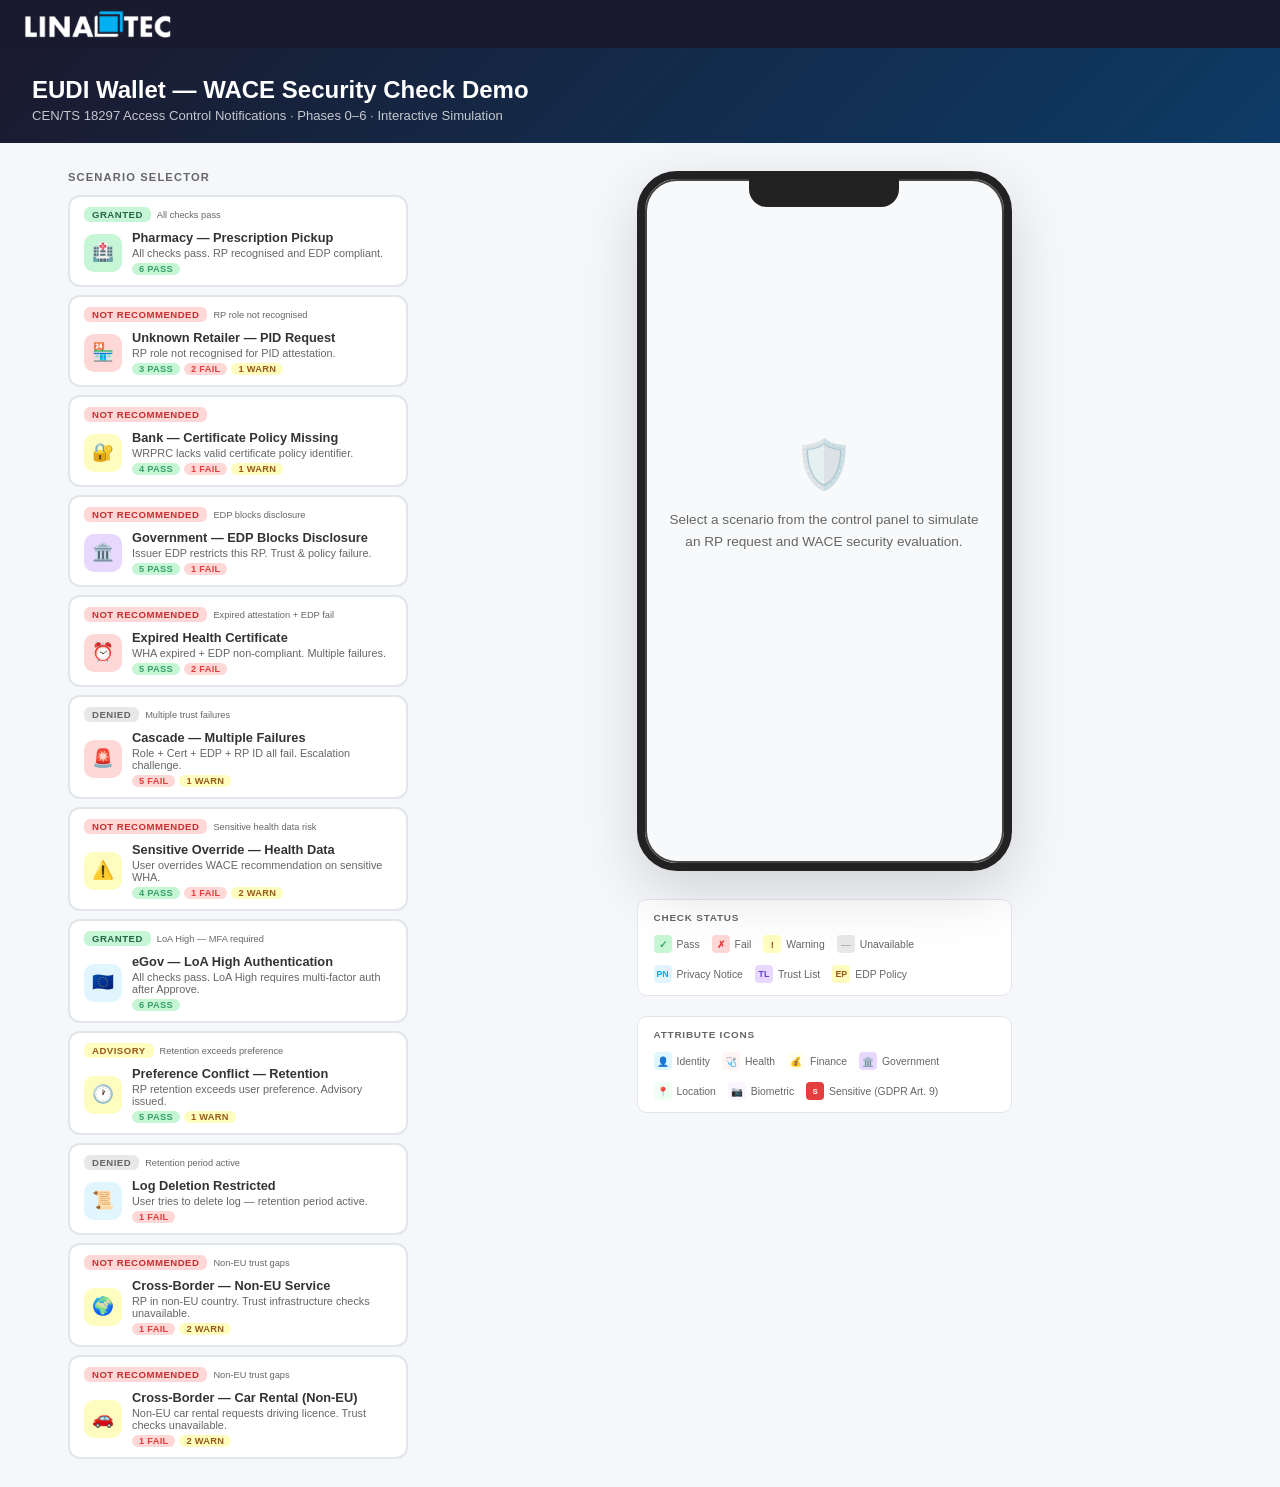
<file: static/tools/wallet-access-control/wallet-security-demo.html>
<!DOCTYPE html>
<html lang="en">
<head>
<meta charset="UTF-8">
<meta name="viewport" content="width=device-width, initial-scale=1.0">
<script defer src="https://cloud.umami.is/script.js" data-website-id="ca1faa43-e025-4a96-8836-7bc8c0a22efd"></script>
<title>EUDI Wallet — WACE Security Check Demo</title>
<style>
/* ── Reset & Variables ── */
*, *::before, *::after { box-sizing: border-box; margin: 0; padding: 0; }
:root {
  --primary: #1A1A2E;
  --primary-light: #00AEEF;
  --accent: #4682B4;
  --accent-light: #E1F5FE;
  --success: #38a169;
  --success-light: #c6f6d5;
  --warning: #d69e2e;
  --warning-light: #fefcbf;
  --danger: #e53e3e;
  --danger-light: #fed7d7;
  --bg: #F5F7FA;
  --card: #ffffff;
  --text: #333333;
  --text-light: #666666;
  --border: #E2E5EA;
  --receipt-bg: #FEFDFB;
  --receipt-border: #E8E4DC;
  --phone-bg: #f8f9fa;
}
html { font-size: 16px; }
body {
  font-family: -apple-system, BlinkMacSystemFont, 'Segoe UI', Roboto, sans-serif;
  background: var(--bg);
  color: var(--text);
  min-height: 100vh;
}

/* ── Page Layout ── */
.page-header {
  background: linear-gradient(135deg, var(--primary) 0%, #0D3B66 100%);
  padding: 28px 32px 20px;
  color: #fff;
}
.page-header h1 { font-size: 1.5rem; font-weight: 800; }
.page-header p { font-size: 0.82rem; opacity: 0.75; margin-top: 4px; }

.main-layout {
  display: flex;
  gap: 28px;
  padding: 28px;
  max-width: 1200px;
  margin: 0 auto;
  align-items: stretch;
}

/* ── Control Panel (Left) ── */
.control-panel {
  width: 340px;
  flex-shrink: 0;
  overflow-y: auto;
}
.panel-title {
  font-size: 0.7rem;
  font-weight: 700;
  text-transform: uppercase;
  letter-spacing: 0.1em;
  color: var(--text-light);
  margin-bottom: 12px;
}

.scenario-list { display: flex; flex-direction: column; gap: 8px; }

.scenario-btn {
  display: flex;
  flex-wrap: wrap;
  align-items: center;
  gap: 10px;
  padding: 10px 14px;
  border-radius: 12px;
  border: 2px solid var(--border);
  background: var(--card);
  cursor: pointer;
  transition: all 0.2s ease;
  text-align: left;
}
.scenario-btn:hover { border-color: var(--primary-light); transform: translateY(-1px); }
.scenario-btn.active { border-color: var(--primary-light); background: var(--accent-light); }
.sb-outcome-row {
  width: 100%;
  display: flex;
  align-items: center;
  gap: 6px;
  margin-bottom: -2px;
}
.sb-outcome-badge {
  font-size: 0.6rem;
  font-weight: 800;
  text-transform: uppercase;
  letter-spacing: 0.05em;
  padding: 2px 8px;
  border-radius: 6px;
}
.sb-outcome-badge.oc-granted { background: #c6f6d5; color: #276749; }
.sb-outcome-badge.oc-advisory { background: #fefcbf; color: #975a16; }
.sb-outcome-badge.oc-not-recommended { background: #fed7d7; color: #c53030; }
.sb-outcome-badge.oc-denied { background: #e8e8e8; color: #666; }
.sb-outcome-label {
  font-size: 0.58rem;
  color: var(--text-light);
  flex: 1;
}

.sb-icon {
  width: 38px; height: 38px;
  border-radius: 10px;
  display: flex; align-items: center; justify-content: center;
  font-size: 1.1rem;
  flex-shrink: 0;
}
.sb-text { flex: 1; min-width: 0; }
.sb-label { font-size: 0.8rem; font-weight: 700; color: var(--text); }
.sb-sub { font-size: 0.68rem; color: var(--text-light); margin-top: 2px; }
.sb-badges { display: flex; gap: 4px; flex-wrap: wrap; margin-top: 4px; }
.sb-badge {
  display: inline-block;
  padding: 1px 7px;
  border-radius: 9999px;
  font-size: 0.58rem;
  font-weight: 700;
  text-transform: uppercase;
  letter-spacing: 0.03em;
}
.sb-badge.pass { background: var(--success-light); color: var(--success); }
.sb-badge.fail { background: var(--danger-light); color: var(--danger); }
.sb-badge.warn { background: var(--warning-light); color: #975a16; }

/* ── Scenario Explanation Banner ── */
.scenario-explain {
  width: 100%;
  max-width: 600px;
  margin: 0 auto 16px;
  padding: 14px 16px;
  background: #fff;
  border: 1px solid var(--border);
  border-left: 4px solid var(--primary-light);
  border-radius: 10px;
  display: none;
  box-shadow: 0 2px 8px rgba(0,0,0,0.04);
}
.scenario-explain.visible { display: block; }
.scenario-explain-title {
  font-size: 0.78rem;
  font-weight: 700;
  color: var(--primary);
  margin-bottom: 4px;
  display: flex;
  align-items: center;
  gap: 6px;
}
.scenario-explain-outcome {
  font-size: 0.6rem;
  font-weight: 800;
  text-transform: uppercase;
  letter-spacing: 0.05em;
  padding: 2px 8px;
  border-radius: 6px;
}
.scenario-explain-outcome.oc-granted { background: #c6f6d5; color: #276749; }
.scenario-explain-outcome.oc-advisory { background: #fefcbf; color: #975a16; }
.scenario-explain-outcome.oc-not-recommended { background: #fed7d7; color: #c53030; }
.scenario-explain-outcome.oc-denied { background: #e8e8e8; color: #666; }
.scenario-explain-text {
  font-size: 0.72rem;
  line-height: 1.55;
  color: var(--text-light);
}
.scenario-explain-steps {
  margin-top: 8px;
  padding-left: 18px;
  font-size: 0.68rem;
  color: var(--text-light);
  line-height: 1.7;
}
.scenario-explain-steps li { margin-bottom: 2px; }
.scenario-explain-badges {
  display: flex;
  gap: 6px;
  flex-wrap: wrap;
  margin-top: 10px;
  padding-top: 8px;
  border-top: 1px solid var(--border);
}
.scenario-explain-badges .sb-badge {
  font-size: 0.65rem;
  padding: 2px 8px;
}

/* ── Phone Frame (Center/Right) ── */
.phone-container { flex: 1; display: flex; flex-direction: column; align-items: center; }
.phone-legends {
  width: 375px;
  margin-top: 16px;
  display: flex;
  flex-direction: column;
  gap: 8px;
}
.phone-frame {
  width: 375px;
  min-height: 700px;
  background: var(--phone-bg);
  border-radius: 40px;
  border: 8px solid #222;
  box-shadow: 0 20px 60px rgba(0,0,0,0.15), inset 0 0 0 2px #444;
  overflow: hidden;
  position: relative;
}
.phone-notch {
  width: 150px; height: 28px;
  background: #222;
  border-radius: 0 0 18px 18px;
  margin: 0 auto;
  position: relative;
  z-index: 10;
}
.phone-screen {
  padding: 8px 0 0;
  min-height: 620px;
  position: relative;
  overflow-y: auto;
  max-height: 660px;
}

/* ── Wallet Screen States ── */
.wallet-view { display: none; }
.wallet-view.active { display: block; }

/* ── Idle State ── */
.idle-screen {
  display: flex;
  flex-direction: column;
  align-items: center;
  justify-content: center;
  padding: 60px 24px;
  text-align: center;
  min-height: 560px;
}
.idle-icon { font-size: 3rem; margin-bottom: 16px; opacity: 0.4; }
.idle-text { font-size: 0.85rem; color: var(--text-light); line-height: 1.6; }

/* ── WACE Result Screen (Clean Summary) ── */
.wace-screen { padding: 16px 14px 24px; box-sizing: border-box; overflow: hidden; }

.wace-rp-bar {
  display: flex;
  align-items: center;
  gap: 10px;
  padding: 12px;
  background: var(--card);
  border-radius: 14px;
  border: 1px solid var(--border);
  margin-bottom: 14px;
}
.rp-avatar {
  width: 36px; height: 36px;
  border-radius: 10px;
  display: flex; align-items: center; justify-content: center;
  font-size: 1rem;
}
.rp-info { flex: 1; }
.rp-name { font-size: 0.82rem; font-weight: 700; }
.rp-domain { font-size: 0.68rem; color: var(--text-light); }

/* Severity colour bar with icon */
.severity-bar {
  display: flex;
  align-items: center;
  justify-content: center;
  gap: 12px;
  padding: 14px 16px;
  border-radius: 14px;
  margin-bottom: 14px;
  cursor: pointer;
  transition: transform 0.15s, box-shadow 0.15s;
  position: relative;
}
.severity-bar:hover { transform: translateY(-1px); box-shadow: 0 4px 16px rgba(0,0,0,0.12); }
.severity-bar:active { transform: scale(0.98); }

.severity-bar.sev-granted   { background: linear-gradient(135deg, #c6f6d5 0%, #9ae6b4 100%); }
.severity-bar.sev-advisory  { background: linear-gradient(135deg, #fefcbf 0%, #fbd38d 100%); }
.severity-bar.sev-not-recommended { background: linear-gradient(135deg, #fed7d7 0%, #feb2b2 100%); }
.severity-bar.sev-denied    { background: linear-gradient(135deg, #c53030 0%, #9b2c2c 100%); }

.severity-icon {
  width: 48px; height: 48px;
  border-radius: 50%;
  display: flex; align-items: center; justify-content: center;
  font-size: 1.3rem;
  flex-shrink: 0;
  box-shadow: 0 2px 8px rgba(0,0,0,0.15);
}
.sev-granted .severity-icon   { background: var(--success); color: #fff; }
.sev-advisory .severity-icon  { background: var(--warning); color: #fff; }
.sev-not-recommended .severity-icon { background: #e53e3e; color: #fff; }
.sev-denied .severity-icon    { background: #1A1A2E; color: #e53e3e; border: 2px solid #e53e3e; }

.severity-hint {
  font-size: 0.65rem;
  opacity: 0.7;
  text-align: center;
}
.sev-denied .severity-hint { color: #fff; }

/* Tap hint pulse */
.tap-hint {
  font-size: 0.6rem;
  color: var(--text-light);
  text-align: center;
  margin-top: -8px;
  margin-bottom: 10px;
  animation: pulse 2s ease-in-out infinite;
}
.sev-denied ~ .tap-hint { color: rgba(255,255,255,0.6); }
@keyframes pulse { 0%,100% { opacity: 0.5; } 50% { opacity: 1; } }

/* DPA Report icon button */
.dpa-report-btn {
  display: flex;
  align-items: center;
  gap: 6px;
  padding: 8px 12px;
  border-radius: 10px;
  border: 1.5px solid var(--border);
  background: var(--card);
  cursor: pointer;
  font-size: 0.7rem;
  font-weight: 600;
  color: var(--text-light);
  transition: all 0.15s;
  flex-shrink: 0;
}
.dpa-report-btn:hover { border-color: var(--primary-light); color: var(--primary-light); }
.dpa-report-btn .dpa-icon {
  width: 22px; height: 22px;
  border-radius: 6px;
  background: #E1F5FE;
  color: var(--primary-light);
  display: flex; align-items: center; justify-content: center;
  font-size: 0.7rem;
}

/* Top action row (DPA + info) */
.wace-top-actions {
  display: flex;
  justify-content: flex-end;
  gap: 8px;
  margin-bottom: 10px;
}

/* 3-icon action row (Override scenarios) */
.action-icon-row {
  display: flex;
  gap: 8px;
  margin-bottom: 8px;
}
.action-icon-btn {
  flex: 1;
  display: flex;
  flex-direction: column;
  align-items: center;
  gap: 4px;
  padding: 12px 6px;
  border-radius: 14px;
  border: 2px solid var(--border);
  background: var(--card);
  cursor: pointer;
  transition: all 0.15s;
}
.action-icon-btn:hover { transform: translateY(-1px); box-shadow: 0 3px 10px rgba(0,0,0,0.08); }
.action-icon-btn:active { transform: scale(0.97); }

.action-icon-btn .ai-icon {
  width: 36px; height: 36px;
  border-radius: 50%;
  display: flex; align-items: center; justify-content: center;
  font-size: 1rem;
}
.action-icon-btn .ai-label {
  font-size: 0.6rem;
  font-weight: 700;
  text-transform: uppercase;
  letter-spacing: 0.03em;
  text-align: center;
}

.action-icon-btn.ai-override { border-color: #c53030; }
.action-icon-btn.ai-override .ai-icon { background: linear-gradient(135deg, #c53030, #9b2c2c); color: #fff; }
.action-icon-btn.ai-override .ai-label { color: #c53030; }

.action-icon-btn.ai-info { border-color: var(--primary-light); }
.action-icon-btn.ai-info .ai-icon { background: var(--accent-light); color: var(--primary-light); }
.action-icon-btn.ai-info .ai-label { color: var(--primary-light); }

.action-icon-btn.ai-dpa { border-color: #6b46c1; }
.action-icon-btn.ai-dpa .ai-icon { background: #e9d8fd; color: #6b46c1; }
.action-icon-btn.ai-dpa .ai-label { color: #6b46c1; }

/* RP purpose text */
.rp-purpose {
  font-size: 0.7rem;
  color: var(--text-light);
  line-height: 1.4;
  padding: 8px 12px;
  background: #f8fafc;
  border-radius: 0 0 14px 14px;
  border: 1px solid var(--border);
  border-top: none;
  margin-top: -14px;
  margin-bottom: 14px;
}
.rp-purpose-label {
  font-size: 0.58rem;
  font-weight: 700;
  text-transform: uppercase;
  letter-spacing: 0.08em;
  color: var(--text-light);
  margin-bottom: 2px;
}

/* escalation warning */
.escalation-banner {
  display: none;
  padding: 10px 14px;
  border-radius: 10px;
  background: linear-gradient(135deg, #742a2a, #9b2c2c);
  color: #fff;
  margin-bottom: 14px;
  font-size: 0.72rem;
  line-height: 1.4;
}
.escalation-banner strong { display: block; font-size: 0.78rem; margin-bottom: 3px; }
.escalation-banner.visible { display: block; }

/* Check summary pills (detail screen) */
.checks-summary {
  display: flex;
  flex-wrap: wrap;
  gap: 6px;
  margin-bottom: 16px;
}
.check-pill {
  display: inline-flex;
  align-items: center;
  gap: 4px;
  padding: 4px 10px;
  border-radius: 8px;
  font-size: 0.68rem;
  font-weight: 600;
  background: var(--card);
  border: 1px solid var(--border);
}
.check-pill.pass { border-color: var(--success); color: var(--success); }
.check-pill.fail { border-color: var(--danger); color: var(--danger); background: #fff5f5; }
.check-pill.warn { border-color: var(--warning); color: #975a16; background: #fffff0; }
.check-pill .pill-icon { font-size: 0.72rem; }

/* WACE detail / drill-down screen */
.wace-detail-screen { padding: 0; }
.wace-detail-back {
  display: flex;
  align-items: center;
  gap: 8px;
  padding: 10px 16px;
  background: var(--primary);
  color: #fff;
  cursor: pointer;
  font-size: 0.78rem;
  font-weight: 600;
}
.wace-detail-back:hover { background: #0D3B66; }
.wace-detail-inner { padding: 14px 16px; }

/* WACE outcome banner (inside detail screen) */
.wace-outcome {
  padding: 14px;
  border-radius: 14px;
  margin-bottom: 14px;
  text-align: center;
}
.wace-outcome.granted { background: var(--success-light); border: 2px solid var(--success); }
.wace-outcome.advisory { background: #fefcbf; border: 2px solid var(--warning); }
.wace-outcome.not-recommended { background: #fed7d7; border: 2px solid var(--danger); }
.wace-outcome.denied { background: #1A1A2E; border: 2px solid #e53e3e; color: #fff; }
.wace-verdict { font-size: 0.85rem; font-weight: 800; text-transform: uppercase; letter-spacing: 0.05em; }
.wace-summary { font-size: 0.72rem; margin-top: 5px; opacity: 0.85; line-height: 1.4; }

/* DPA Report preview modal */
.dpa-preview {
  padding: 14px;
  background: #f8fafc;
  border: 1px solid var(--border);
  border-radius: 12px;
  margin-bottom: 14px;
}
.dpa-preview-title {
  font-size: 0.72rem;
  font-weight: 700;
  color: var(--primary);
  margin-bottom: 8px;
  display: flex;
  align-items: center;
  gap: 6px;
}
.dpa-preview-row {
  display: flex;
  gap: 8px;
  padding: 3px 0;
  font-size: 0.65rem;
}
.dpa-preview-label {
  font-weight: 700;
  color: var(--text);
  min-width: 80px;
  text-align: right;
  font-style: italic;
}
.dpa-preview-value { flex: 1; color: var(--text-light); }
.dpa-check-include {
  display: flex;
  align-items: center;
  gap: 6px;
  padding: 6px 0;
  font-size: 0.65rem;
  color: var(--text);
  cursor: pointer;
}
.dpa-check-include input { accent-color: var(--primary-light); }
.dpa-close-btn {
  display: block;
  width: 100%;
  padding: 8px;
  border: 1.5px solid var(--border);
  border-radius: 8px;
  background: var(--card);
  font-size: 0.7rem;
  font-weight: 600;
  cursor: pointer;
  margin-top: 8px;
  color: var(--text-light);
}
.dpa-close-btn:hover { border-color: var(--primary-light); color: var(--primary-light); }

/* Requested attributes */
.verdict-section {
  background: var(--card);
  border-radius: 12px;
  border: 1px solid var(--border);
  padding: 12px;
  margin-bottom: 16px;
}
.verdict-section.sev-advisory { border-color: #ecc94b; background: #fffdf5; }
.verdict-section.sev-not-recommended { border-color: #e53e3e; background: #fff8f8; }
.verdict-section.sev-denied { border-color: #666; background: #f7f7f7; }
.verdict-title {
  font-size: 0.65rem;
  font-weight: 700;
  text-transform: uppercase;
  letter-spacing: 0.08em;
  color: var(--text-light);
  margin-bottom: 8px;
}
.verdict-row {
  display: flex;
  align-items: center;
  gap: 8px;
  margin-bottom: 8px;
}
.verdict-icon { font-size: 1.3rem; line-height: 1; }
.verdict-label {
  font-size: 0.8rem;
  font-weight: 700;
  color: var(--text-dark);
}
.verdict-label.sev-advisory { color: #b7791f; }
.verdict-label.sev-not-recommended { color: #c53030; }
.verdict-label.sev-denied { color: #555; }
.verdict-msg {
  font-size: 0.7rem;
  line-height: 1.5;
  color: var(--text);
  margin-bottom: 10px;
}
.verdict-toggle {
  border-top: 1px solid var(--border);
  padding-top: 8px;
}
.attrs-section {
  background: var(--card);
  border-radius: 12px;
  border: 1px solid var(--border);
  padding: 10px;
  margin-bottom: 16px;
  box-sizing: border-box;
  overflow: hidden;
}
.attrs-title {
  font-size: 0.65rem;
  font-weight: 700;
  text-transform: uppercase;
  letter-spacing: 0.08em;
  color: var(--text-light);
  margin-bottom: 8px;
}
.attr-chip {
  display: inline-block;
  padding: 3px 10px;
  border-radius: 6px;
  font-size: 0.7rem;
  background: #f0f4f8;
  color: var(--text);
  margin: 2px;
}

/* Hint separator line */
.hint-separator {
  position: relative;
  border: none;
  border-top: 3px solid var(--border);
  margin: 18px 0 14px;
}
.hint-separator::after {
  content: 'DEBUG';
  position: absolute;
  top: -9px;
  left: 50%;
  transform: translateX(-50%);
  background: var(--phone-bg);
  padding: 0 10px;
  font-size: 0.6rem;
  font-weight: 800;
  letter-spacing: 1.5px;
  color: var(--text-light);
}

/* Check hint pills */
.checks-hint-section {
  margin: 0 0 10px;
}
.checks-hint-label {
  font-size: 0.65rem;
  font-weight: 700;
  color: var(--text-light);
  text-transform: uppercase;
  letter-spacing: 0.5px;
  margin-bottom: 6px;
}

/* Notification hint rows */
.notif-hint-section {
  margin: 0 0 8px;
}
.notif-hint-list {
  display: flex;
  flex-direction: column;
  gap: 4px;
}
.notif-hint-row {
  display: flex;
  align-items: flex-start;
  gap: 6px;
  font-size: 0.65rem;
  line-height: 1.4;
  color: var(--text-light);
  pointer-events: none;
  user-select: none;
}
.notif-hint-code {
  font-weight: 700;
  color: var(--text);
  white-space: nowrap;
  flex-shrink: 0;
}
.notif-hint-text {
  flex: 1;
}
.checks-hint-grid {
  display: flex;
  flex-wrap: wrap;
  gap: 6px;
}
.check-hint-pill {
  display: inline-flex;
  align-items: center;
  gap: 4px;
  padding: 4px 10px;
  border-radius: 20px;
  font-size: 0.68rem;
  font-weight: 700;
  pointer-events: none;
  user-select: none;
}
.check-hint-pill.hint-pass {
  background: var(--success-light);
  color: var(--success);
  border: 1.5px solid var(--success);
}
.check-hint-pill.hint-fail {
  background: var(--danger-light);
  color: var(--danger);
  border: 1.5px solid var(--danger);
}
.check-hint-pill.hint-warn {
  background: var(--warning-light);
  color: #b7791f;
  border: 1.5px solid var(--warning);
}
.check-hint-pill.hint-info {
  background: var(--accent-light);
  color: var(--primary-light);
  border: 1.5px solid var(--primary-light);
}
.check-hint-pill.hint-na {
  background: #ececec;
  color: #aaa;
  border: 1.5px solid #ccc;
  text-decoration: line-through;
}

/* ── Authentication Modal ── */
.auth-modal-overlay {
  position: absolute;
  inset: 0;
  background: rgba(0,0,0,0.55);
  z-index: 100;
  display: flex;
  align-items: center;
  justify-content: center;
  padding: 16px;
  animation: fadeIn 0.2s ease;
}
.auth-modal {
  background: #fff;
  border-radius: 20px;
  width: 100%;
  max-width: 320px;
  box-shadow: 0 16px 48px rgba(0,0,0,0.25);
  overflow: hidden;
  animation: slideUp 0.25s ease;
}
.auth-modal-header {
  background: linear-gradient(135deg, var(--primary) 0%, #0D3B66 100%);
  color: #fff;
  padding: 18px 20px 14px;
  text-align: center;
}
.auth-modal-header .auth-title {
  font-size: 0.9rem;
  font-weight: 800;
  margin-bottom: 4px;
}
.auth-modal-header .auth-subtitle {
  font-size: 0.7rem;
  opacity: 0.8;
}
.auth-steps {
  padding: 16px 20px;
}
.auth-step {
  display: flex;
  align-items: center;
  gap: 12px;
  padding: 12px;
  border-radius: 12px;
  border: 2px solid var(--border);
  margin-bottom: 10px;
  transition: all 0.2s;
}
.auth-step.active {
  border-color: var(--primary-light);
  background: var(--accent-light);
}
.auth-step.passed {
  border-color: var(--success);
  background: var(--success-light);
}
.auth-step.failed {
  border-color: var(--danger);
  background: var(--danger-light);
}
.auth-step.waiting {
  opacity: 0.5;
}
.auth-step-icon {
  font-size: 1.6rem;
  flex-shrink: 0;
}
.auth-step-body {
  flex: 1;
}
.auth-step-label {
  font-size: 0.8rem;
  font-weight: 700;
  color: var(--text);
}
.auth-step-desc {
  font-size: 0.65rem;
  color: var(--text-light);
  margin-top: 2px;
}
.auth-step-status {
  font-size: 1.1rem;
  flex-shrink: 0;
}
.auth-sim-buttons {
  display: flex;
  gap: 8px;
  padding: 0 20px 16px;
}
.auth-sim-btn {
  flex: 1;
  padding: 12px;
  border: none;
  border-radius: 12px;
  font-size: 0.8rem;
  font-weight: 700;
  cursor: pointer;
  transition: all 0.15s;
}
.auth-sim-btn.sim-pass {
  background: var(--success);
  color: #fff;
}
.auth-sim-btn.sim-pass:hover { background: #2f855a; }
.auth-sim-btn.sim-fail {
  background: var(--danger);
  color: #fff;
}
.auth-sim-btn.sim-fail:hover { background: #c53030; }
.auth-sim-label {
  font-size: 0.65rem;
  color: var(--text-light);
  text-align: center;
  padding: 0 20px 12px;
  font-weight: 600;
}
.auth-result {
  padding: 16px 20px 20px;
  text-align: center;
}
.auth-result-icon {
  font-size: 2.5rem;
  margin-bottom: 8px;
}
.auth-result-title {
  font-size: 0.9rem;
  font-weight: 800;
  margin-bottom: 4px;
}
.auth-result-title.result-success { color: var(--success); }
.auth-result-title.result-denied { color: var(--danger); }
.auth-result-msg {
  font-size: 0.75rem;
  color: var(--text-light);
  line-height: 1.5;
  margin-bottom: 14px;
}
.auth-result-ref {
  font-size: 0.6rem;
  color: var(--text-light);
  background: #f7f7f7;
  border-radius: 8px;
  padding: 6px 10px;
  margin-bottom: 14px;
}
.auth-result-btn {
  width: 100%;
  padding: 12px;
  border: none;
  border-radius: 12px;
  font-size: 0.82rem;
  font-weight: 700;
  cursor: pointer;
}
.auth-result-btn.btn-done {
  background: var(--success);
  color: #fff;
}
.auth-result-btn.btn-denied {
  background: transparent;
  color: var(--text-light);
  border: 2px solid var(--border);
}

/* Auth denied screen */
.auth-denied-banner {
  text-align: center;
  padding: 16px 12px;
  background: linear-gradient(135deg, #7f1d1d, #c53030);
  border-radius: 14px;
  color: #fff;
  margin-bottom: 12px;
}
.auth-denied-icon {
  font-size: 2rem;
  margin-bottom: 4px;
}
.auth-denied-title {
  font-size: 1rem;
  font-weight: 800;
}
.auth-denied-subtitle {
  font-size: 0.72rem;
  opacity: 0.85;
  margin-top: 2px;
}
.auth-denied-detail {
  margin-bottom: 12px;
}
.auth-denied-section-label {
  font-size: 0.65rem;
  font-weight: 700;
  color: var(--text-light);
  text-transform: uppercase;
  letter-spacing: 0.5px;
  margin-bottom: 6px;
}
.auth-denied-factors {
  display: flex;
  flex-direction: column;
  gap: 6px;
}
.auth-factor-row {
  display: flex;
  align-items: center;
  gap: 8px;
  padding: 8px 10px;
  border-radius: 10px;
  border: 1.5px solid var(--border);
}
.auth-factor-row.passed {
  background: var(--success-light);
  border-color: var(--success);
}
.auth-factor-row.failed {
  background: var(--danger-light);
  border-color: var(--danger);
}
.auth-factor-icon { font-size: 1.1rem; flex-shrink: 0; }
.auth-factor-label {
  flex: 1;
  font-size: 0.78rem;
  font-weight: 600;
  color: var(--text);
}
.auth-factor-status {
  font-size: 0.72rem;
  font-weight: 700;
  flex-shrink: 0;
}
.auth-denied-note {
  font-size: 0.7rem;
  color: var(--text-light);
  text-align: center;
  padding: 8px 12px;
  background: #f7f7f7;
  border-radius: 10px;
  margin-bottom: 12px;
  line-height: 1.5;
}

/* Action buttons */
.wallet-actions {
  display: flex;
  flex-direction: column;
  gap: 8px;
}
.btn-wallet {
  display: block;
  width: 100%;
  padding: 14px;
  border: none;
  border-radius: 14px;
  font-size: 0.85rem;
  font-weight: 700;
  cursor: pointer;
  transition: all 0.15s;
}
.btn-approve {
  background: var(--success);
  color: #fff;
  display: flex;
  align-items: center;
  justify-content: center;
  gap: 8px;
}
.btn-approve .approve-icon {
  font-size: 1.5rem;
  line-height: 1;
}
.btn-approve:hover { background: #2f855a; }
.btn-approve.cautioned {
  background: var(--warning);
}
.btn-approve.cautioned:hover { background: #b7791f; }
.btn-approve.override {
  background: var(--danger);
}
.btn-approve.override:hover { background: #c53030; }
.btn-approve.denied-approve {
  background: #7f1d1d;
}
.btn-approve.denied-approve:hover { background: #5f1515; }
.btn-decline {
  background: transparent;
  color: var(--danger);
  border: 2px solid var(--danger) !important;
}
.btn-action-details {
  background: transparent;
  color: var(--primary-light);
  border: 2px solid var(--primary-light) !important;
}
.btn-action-details:hover { background: var(--accent-light); }
.btn-action-dpa {
  background: transparent;
  color: #6b46c1;
  border: 2px solid #6b46c1 !important;
}
.btn-action-dpa:hover { background: #e9d8fd; }
.btn-row-half {
  display: flex;
  gap: 8px;
}
.btn-row-half .btn-wallet {
  flex: 1;
  min-width: 0;
}
.btn-details {
  background: transparent;
  color: var(--primary-light);
  border: 2px solid var(--primary-light) !important;
  font-size: 0.78rem;
}
.btn-details:hover { background: var(--accent-light); }
.btn-override {
  background: linear-gradient(135deg, #742a2a, #c53030);
  color: #fff;
  font-size: 0.78rem;
}

/* ── Override Confirmation Modal ── */
.override-modal-overlay {
  position: absolute;
  inset: 0;
  background: rgba(0,0,0,0.55);
  z-index: 100;
  display: flex;
  align-items: center;
  justify-content: center;
  padding: 20px;
  animation: fadeIn 0.2s ease;
}
@keyframes fadeIn { from { opacity: 0; } to { opacity: 1; } }
.override-modal {
  background: #fff;
  border-radius: 20px;
  width: 100%;
  max-width: 320px;
  box-shadow: 0 16px 48px rgba(0,0,0,0.25);
  overflow: hidden;
  animation: slideUp 0.25s ease;
}
@keyframes slideUp { from { transform: translateY(30px); opacity: 0; } to { transform: translateY(0); opacity: 1; } }
.override-modal-header {
  padding: 20px 20px 12px;
  text-align: center;
}
.override-modal-icon {
  font-size: 2.5rem;
  margin-bottom: 8px;
}
.override-modal-verdict {
  font-size: 0.9rem;
  font-weight: 800;
  color: var(--danger);
  margin-bottom: 4px;
}
.override-modal-verdict.denied-verdict { color: #7f1d1d; }
.override-modal-body {
  padding: 0 20px 16px;
}
.override-modal-msg {
  font-size: 0.78rem;
  color: var(--text);
  line-height: 1.5;
  background: var(--danger-light);
  border-radius: 10px;
  padding: 10px 12px;
  border-left: 3px solid var(--danger);
}
.override-modal-msg.denied-msg {
  background: #fde8e8;
  border-left-color: #7f1d1d;
}
.override-modal-toggle {
  padding: 12px 20px 0;
}
.override-modal-actions {
  display: flex;
  flex-direction: column;
  gap: 8px;
  padding: 16px 20px 20px;
}
.override-modal-actions .btn-wallet {
  font-size: 0.82rem;
}
.btn-confirm-override {
  background: var(--danger) !important;
  color: #fff;
}
.btn-confirm-override.denied-btn {
  background: #7f1d1d !important;
}
.btn-confirm-override:hover { opacity: 0.9; }
.btn-view-details-modal {
  background: transparent;
  color: var(--primary-light);
  border: 2px solid var(--primary-light) !important;
}
.btn-view-details-modal:hover { background: var(--accent-light); }
.btn-go-back {
  background: transparent;
  color: var(--text-light);
  border: 2px solid var(--border) !important;
}
.btn-go-back:hover { background: #f0f0f0; }

/* ── Privacy Receipt Detail View ── */
.receipt-view { padding: 0; }

.receipt-back-bar {
  display: flex;
  align-items: center;
  gap: 8px;
  padding: 10px 16px;
  background: var(--primary);
  color: #fff;
  cursor: pointer;
  font-size: 0.78rem;
  font-weight: 600;
}
.receipt-back-bar:hover { background: #0D3B66; }

.receipt-inner { padding: 12px; }

/* Receipt card (matching receipt explorer) */
.receipt-card {
  background: var(--receipt-bg);
  border-radius: 6px 6px 0 0;
  box-shadow: 0 1px 2px rgba(0,0,0,0.06), 0 4px 16px rgba(0,0,0,0.06);
  border: 1px solid var(--receipt-border);
  position: relative;
  margin-bottom: 20px;
  overflow: hidden;
}
.receipt-card::after {
  content: '';
  position: absolute;
  bottom: -1px;
  left: 0; right: 0;
  height: 12px;
  background:
    linear-gradient(45deg, transparent 33.33%, var(--receipt-bg) 33.33%) 0 0 / 12px 100%,
    linear-gradient(-45deg, transparent 33.33%, var(--receipt-bg) 33.33%) 0 0 / 12px 100%;
  background-repeat: repeat-x;
  filter: drop-shadow(0 2px 3px rgba(0,0,0,0.04));
}

.receipt-header {
  background: linear-gradient(135deg, var(--primary) 0%, #0D3B66 100%);
  padding: 16px;
  color: #fff;
}
.receipt-title { font-size: 0.82rem; font-weight: 800; }
.receipt-id { font-size: 0.62rem; opacity: 0.6; margin-top: 4px; font-family: monospace; }

.receipt-section {
  padding: 14px 16px;
  border-bottom: 1px solid #EDE9E3;
}
.receipt-section:last-child { border-bottom: none; }
.receipt-section-title {
  font-size: 0.62rem;
  font-weight: 700;
  text-transform: uppercase;
  letter-spacing: 0.1em;
  color: var(--text-light);
  margin-bottom: 10px;
}

/* Check result rows */
.check-row {
  display: flex;
  align-items: flex-start;
  gap: 10px;
  padding: 10px 0;
  border-bottom: 1px solid #f0ece6;
  cursor: pointer;
  transition: background 0.15s;
}
.check-row:last-child { border-bottom: none; }
.check-row:hover { background: rgba(0,0,0,0.02); }

.check-row.failed { background: #fff5f5; border-radius: 8px; padding: 10px 8px; margin: 0 -8px; }
.check-row.failed:hover { background: #fed7d7; }

.check-status-icon {
  width: 26px; height: 26px;
  border-radius: 50%;
  display: flex; align-items: center; justify-content: center;
  font-size: 0.72rem;
  font-weight: 800;
  flex-shrink: 0;
  margin-top: 1px;
}
.check-status-icon.pass { background: var(--success-light); color: var(--success); }
.check-status-icon.fail { background: var(--danger-light); color: var(--danger); }
.check-status-icon.warn { background: var(--warning-light); color: #975a16; }
.check-status-icon.info { background: var(--accent-light); color: var(--primary-light); }
.check-status-icon.na { background: #e8e8e8; color: #aaa; }

.check-row.na-row {
  opacity: 0.5;
  background: #f3f3f3;
  border-radius: 8px;
  padding: 10px 8px;
  margin: 0 -8px;
  pointer-events: none;
}
.check-row.na-row .check-label { color: #aaa; }
.check-row.na-row .check-desc { color: #bbb; }
.check-row.na-row .check-ref { color: #ccc; }

.check-body { flex: 1; min-width: 0; }
.check-label {
  font-size: 0.75rem;
  font-weight: 700;
  color: var(--text);
  display: flex;
  align-items: center;
  gap: 6px;
}
.check-type-badge {
  display: inline-flex;
  align-items: center;
  gap: 3px;
  padding: 1px 6px;
  border-radius: 4px;
  font-size: 0.55rem;
  font-weight: 700;
  text-transform: uppercase;
}
.badge-privacy { background: #E1F5FE; color: #00AEEF; }
.badge-trust { background: #e9d8fd; color: #6b46c1; }
.badge-policy { background: #fefcbf; color: #975a16; }
.badge-auth { background: #f0f4f8; color: #4a5568; }

.check-desc {
  font-size: 0.68rem;
  color: var(--text-light);
  margin-top: 3px;
  line-height: 1.4;
}
.check-ref {
  font-size: 0.6rem;
  font-family: monospace;
  color: var(--primary-light);
  margin-top: 3px;
}

.check-expand { display: flex; align-items: center; padding-top: 2px; }
.chevron {
  font-size: 0.7rem;
  color: var(--text-light);
  transition: transform 0.2s;
}
.check-row.expanded .chevron { transform: rotate(90deg); }

/* Expandable detail */
.check-detail {
  display: none;
  padding: 8px 0 4px 36px;
  font-size: 0.66rem;
  color: var(--text-light);
  line-height: 1.5;
}
.check-row.expanded + .check-detail { display: block; }

.detail-field {
  display: flex;
  gap: 8px;
  padding: 3px 0;
}
.detail-label {
  font-weight: 700;
  color: var(--text);
  min-width: 90px;
  flex-shrink: 0;
  text-align: right;
  font-style: italic;
}
.detail-value { flex: 1; }

.dpv-tag {
  display: inline-block;
  padding: 1px 6px;
  border-radius: 4px;
  font-size: 0.6rem;
  font-family: 'SF Mono', monospace;
  background: var(--accent-light);
  color: var(--primary-light);
}

/* ── Notification History (bottom) ── */
.notif-log {
  padding: 12px 16px;
}
.notif-log-title {
  font-size: 0.62rem;
  font-weight: 700;
  text-transform: uppercase;
  letter-spacing: 0.1em;
  color: var(--text-light);
  margin-bottom: 8px;
}
.notif-entry {
  display: flex;
  align-items: flex-start;
  gap: 8px;
  padding: 6px 0;
  border-bottom: 1px solid #f0ece6;
  font-size: 0.68rem;
}
.notif-entry:last-child { border-bottom: none; }
.notif-code {
  font-family: monospace;
  font-size: 0.6rem;
  font-weight: 700;
  color: var(--primary-light);
  min-width: 36px;
}
.notif-text { flex: 1; color: var(--text-light); line-height: 1.3; }

/* ── Attribute Icon Cards (Apple-style privacy labels) ── */
.attrs-grid {
  display: grid;
  grid-template-columns: repeat(2, 1fr);
  gap: 6px;
  margin-top: 8px;
  overflow: hidden;
}
.attr-card {
  display: flex;
  align-items: center;
  gap: 5px;
  padding: 6px 6px;
  border-radius: 10px;
  background: var(--card);
  border: 1px solid var(--border);
  position: relative;
  transition: all 0.15s;
  cursor: default;
  min-width: 0;
  overflow: hidden;
  box-sizing: border-box;
}
.attr-card:hover { border-color: var(--primary-light); }
.attr-card.deselected { opacity: 0.4; border-style: dashed; }

.attr-icon {
  width: 26px; height: 26px;
  border-radius: 7px;
  display: flex; align-items: center; justify-content: center;
  font-size: 0.7rem;
  flex-shrink: 0;
  position: relative;
}
/* Category colours matching receipt explorer */
.attr-icon.cat-identity   { background: #E1F5FE; color: #00AEEF; }
.attr-icon.cat-health     { background: #fff5f5; color: #e53e3e; }
.attr-icon.cat-finance    { background: #fffff0; color: #d69e2e; }
.attr-icon.cat-document   { background: #f7fafc; color: #718096; }
.attr-icon.cat-biometric  { background: #faf5ff; color: #805ad5; }
.attr-icon.cat-location   { background: #f0fff4; color: #38a169; }
.attr-icon.cat-contact    { background: #e6fffa; color: #319795; }
.attr-icon.cat-government { background: #e9d8fd; color: #6b46c1; }

/* Sensitivity flame overlay on icon */
.sens-flag {
  position: absolute;
  top: -4px; right: -4px;
  width: 14px; height: 14px;
  border-radius: 50%;
  background: var(--danger);
  color: #fff;
  font-size: 0.5rem;
  display: flex; align-items: center; justify-content: center;
  font-weight: 800;
  box-shadow: 0 1px 3px rgba(229,62,62,0.4);
  cursor: help;
}

.attr-body { flex: 1; min-width: 0; }
.attr-name {
  font-size: 0.65rem;
  font-weight: 600;
  color: var(--text);
  white-space: nowrap;
  overflow: hidden;
  text-overflow: ellipsis;
}
.attr-meta {
  display: flex;
  align-items: center;
  gap: 4px;
  margin-top: 2px;
}
.attr-req-badge {
  font-size: 0.52rem;
  font-weight: 700;
  text-transform: uppercase;
  padding: 1px 5px;
  border-radius: 3px;
  letter-spacing: 0.03em;
}
.attr-req-badge.required { background: var(--danger-light); color: var(--danger); }
.attr-req-badge.optional { background: #f0f4f8; color: var(--text-light); }

/* Optional checkbox */
.attr-checkbox {
  width: 16px; height: 16px;
  border-radius: 4px;
  border: 2px solid var(--border);
  display: flex; align-items: center; justify-content: center;
  cursor: pointer;
  flex-shrink: 0;
  transition: all 0.15s;
  font-size: 0.6rem;
  color: transparent;
  background: var(--card);
}
.attr-checkbox.checked {
  background: var(--primary-light);
  border-color: var(--primary-light);
  color: #fff;
}
.attr-checkbox.disabled {
  background: #f0f4f8;
  border-color: var(--border);
  color: var(--text-light);
  cursor: not-allowed;
}

/* Attribute hover tooltip (inside phone frame) */
.attr-tooltip {
  display: none;
  position: absolute;
  bottom: calc(100% + 6px);
  left: 50%;
  transform: translateX(-50%);
  background: var(--primary);
  color: #fff;
  padding: 8px 12px;
  border-radius: 8px;
  font-size: 0.65rem;
  line-height: 1.4;
  width: 200px;
  z-index: 50;
  box-shadow: 0 4px 16px rgba(0,0,0,0.25);
  pointer-events: none;
}
.attr-tooltip::after {
  content: '';
  position: absolute;
  top: 100%;
  left: 50%;
  transform: translateX(-50%);
  border: 5px solid transparent;
  border-top-color: var(--primary);
}
.attr-card:hover .attr-tooltip { display: block; }
/* Keep tooltips within phone screen */
.attr-card:nth-child(odd) .attr-tooltip { left: 30%; }
.attr-card:nth-child(even) .attr-tooltip { left: 70%; }

/* Sensitivity legend strip */
.sens-legend {
  display: flex;
  align-items: center;
  gap: 12px;
  padding: 6px 0;
  margin-top: 6px;
  font-size: 0.6rem;
  color: var(--text-light);
}
.sens-legend-item {
  display: flex;
  align-items: center;
  gap: 3px;
}
.sens-legend-dot {
  width: 10px; height: 10px;
  border-radius: 50%;
  display: flex; align-items: center; justify-content: center;
  font-size: 0.45rem;
  font-weight: 800;
  color: #fff;
}

/* ── Issuer Context Toggle ── */
.voice-toggle-bar {
  display: flex;
  align-items: center;
  gap: 8px;
  padding: 8px 12px;
  margin-bottom: 12px;
  background: var(--card);
  border-radius: 10px;
  border: 1px solid var(--border);
}
.voice-toggle-label {
  font-size: 0.65rem;
  font-weight: 600;
  color: var(--text-light);
  flex-shrink: 0;
  transition: color 0.2s;
}
.voice-toggle-label.active { color: var(--text); font-weight: 700; }
.voice-toggle {
  position: relative;
  width: 40px;
  height: 22px;
  flex-shrink: 0;
}
.voice-toggle input { opacity: 0; width: 0; height: 0; position: absolute; }
.voice-toggle-track {
  position: absolute;
  inset: 0;
  border-radius: 11px;
  background: var(--border);
  cursor: pointer;
  transition: background 0.25s;
}
.voice-toggle input:checked + .voice-toggle-track {
  background: linear-gradient(135deg, #6b46c1, #805ad5);
}
.voice-toggle-thumb {
  position: absolute;
  top: 2px;
  left: 2px;
  width: 18px;
  height: 18px;
  border-radius: 50%;
  background: #fff;
  box-shadow: 0 1px 3px rgba(0,0,0,0.2);
  transition: transform 0.25s;
  pointer-events: none;
}
.voice-toggle input:checked ~ .voice-toggle-thumb {
  transform: translateX(18px);
}

/* Issuer context styling on check descriptions */
.issuer-desc {
  border-left: 3px solid #805ad5;
  padding-left: 8px;
  margin-top: 4px;
  background: rgba(128,90,213,0.04);
  border-radius: 0 4px 4px 0;
}
.issuer-tag {
  display: inline-block;
  padding: 1px 5px;
  border-radius: 3px;
  font-size: 0.52rem;
  font-weight: 700;
  text-transform: uppercase;
  letter-spacing: 0.03em;
  background: #e9d8fd;
  color: #6b46c1;
  margin-bottom: 2px;
}
.wallet-tag {
  display: inline-block;
  padding: 1px 5px;
  border-radius: 3px;
  font-size: 0.52rem;
  font-weight: 700;
  text-transform: uppercase;
  letter-spacing: 0.03em;
  background: #f0f4f8;
  color: #718096;
  margin-bottom: 2px;
}
.no-issuer-text {
  font-size: 0.62rem;
  font-style: italic;
  color: #a0aec0;
  border-left: 3px dashed #cbd5e0;
  padding-left: 8px;
  margin-top: 4px;
}

/* ── Animations ── */
@keyframes fadeInUp {
  from { opacity: 0; transform: translateY(12px); }
  to { opacity: 1; transform: translateY(0); }
}
.animate-in { animation: fadeInUp 0.3s ease-out; }

/* ── Legend ── */
.legend-bar {
  display: flex;
  flex-wrap: wrap;
  gap: 12px;
  padding: 12px 16px;
  background: var(--card);
  border-radius: 10px;
  border: 1px solid var(--border);
  margin-top: 12px;
}
.legend-item {
  display: flex;
  align-items: center;
  gap: 5px;
  font-size: 0.65rem;
  color: var(--text-light);
}
.legend-icon {
  width: 18px; height: 18px;
  border-radius: 4px;
  display: flex; align-items: center; justify-content: center;
  font-size: 0.6rem;
  font-weight: 700;
}

/* ── Responsive ── */
/* ── Mobile Scenario Dropdown ── */
.scenario-select-wrap { display: none; }
.scenario-select {
  width: 100%;
  padding: 10px 14px;
  font-size: 0.82rem;
  font-weight: 600;
  border: 2px solid var(--border);
  border-radius: 10px;
  background: var(--card);
  color: var(--text);
  cursor: pointer;
  appearance: none;
  -webkit-appearance: none;
  background-image: url("data:image/svg+xml,%3Csvg xmlns='http://www.w3.org/2000/svg' width='12' height='8'%3E%3Cpath d='M1 1l5 5 5-5' stroke='%23666' stroke-width='2' fill='none'/%3E%3C/svg%3E");
  background-repeat: no-repeat;
  background-position: right 12px center;
  padding-right: 32px;
}
.scenario-select:focus {
  outline: none;
  border-color: var(--primary-light);
  box-shadow: 0 0 0 3px rgba(0,174,239,0.15);
}

@media (max-width: 900px) {
  .main-layout { flex-direction: column; padding: 16px; gap: 16px; }
  .control-panel { width: 100%; position: static; }
  .scenario-list { display: none; }
  .scenario-select-wrap { display: block; }
  .phone-frame { width: 100%; max-width: 375px; }
}
</style>
</head>
<body>

<!-- ════ Site Bar ════ -->
<div style="background:#1A1A2E;padding:10px 24px;display:flex;align-items:center;">
  <a href="../../" style="display:inline-flex;align-items:center;text-decoration:none;">
    <img src="../../images/logo-white.png" alt="Linaltec" style="height:28px;">
  </a>
</div>

<div class="page-header">
  <h1>EUDI Wallet — WACE Security Check Demo</h1>
  <p>CEN/TS 18297 Access Control Notifications &middot; Phases 0–6 &middot; Interactive Simulation</p>
</div>

<div class="main-layout">
  <!-- ── Control Panel ── -->
  <div class="control-panel">
    <div class="panel-title">Scenario Selector</div>
    <div class="scenario-select-wrap">
      <select class="scenario-select" id="scenarioSelect" onchange="if(this.value) selectScenario(this.value)">
        <option value="">— Select a scenario —</option>
      </select>
    </div>
    <div class="scenario-list" id="scenarioList"></div>
  </div>

  <!-- ── Phone Frame ── -->
  <div class="phone-container">
    <div class="scenario-explain" id="scenarioExplain">
      <div class="scenario-explain-title">
        <span id="explainTitle"></span>
        <span class="scenario-explain-outcome" id="explainOutcome"></span>
      </div>
      <div class="scenario-explain-text" id="explainText"></div>
      <ol class="scenario-explain-steps" id="explainSteps"></ol>
      <div class="scenario-explain-badges" id="explainBadges"></div>
    </div>
    <div class="phone-frame">
      <div class="phone-notch"></div>
      <div class="phone-screen" id="phoneScreen">
        <!-- Idle View -->
        <div class="wallet-view active" id="viewIdle">
          <div class="idle-screen">
            <div class="idle-icon">🛡️</div>
            <div class="idle-text">Select a scenario from the control panel to simulate an RP request and WACE security evaluation.</div>
          </div>
        </div>

        <!-- WACE Summary View (clean) -->
        <div class="wallet-view" id="viewWace">
          <div class="wace-screen" id="waceContent"></div>
        </div>

        <!-- WACE Detail View (checks + toggle) -->
        <div class="wallet-view" id="viewDetail">
          <div class="wace-detail-screen">
            <div class="wace-detail-back" onclick="showView('viewWace')">
              <span>‹</span> Back to Request
            </div>
            <div class="wace-detail-inner" id="detailContent"></div>
          </div>
        </div>

        <!-- DPA Report Preview -->
        <div class="wallet-view" id="viewDpa">
          <div class="wace-detail-screen">
            <div class="wace-detail-back" onclick="showView(dpaReturnView)">
              <span>‹</span> Back
            </div>
            <div class="wace-detail-inner" id="dpaContent"></div>
          </div>
        </div>

        <!-- Receipt Detail View -->
        <div class="wallet-view" id="viewReceipt">
          <div class="receipt-view">
            <div class="receipt-back-bar" onclick="showView('viewWace')">
              <span>‹</span> Back to Wallet
            </div>
            <div class="receipt-inner" id="receiptContent"></div>
          </div>
        </div>
      </div>
    </div>
    <div class="phone-legends">
      <div class="legend-bar">
        <div style="font-size:0.62rem;font-weight:700;color:var(--text-light);text-transform:uppercase;letter-spacing:0.08em;width:100%;">Check Status</div>
        <div class="legend-item"><div class="legend-icon" style="background:var(--success-light);color:var(--success);">✓</div> Pass</div>
        <div class="legend-item"><div class="legend-icon" style="background:var(--danger-light);color:var(--danger);">✗</div> Fail</div>
        <div class="legend-item"><div class="legend-icon" style="background:var(--warning-light);color:#975a16;">!</div> Warning</div>
        <div class="legend-item"><div class="legend-icon" style="background:#e8e8e8;color:#aaa;">—</div> Unavailable</div>
        <div class="legend-item"><div class="legend-icon badge-privacy" style="font-size:0.55rem;">PN</div> Privacy Notice</div>
        <div class="legend-item"><div class="legend-icon badge-trust" style="font-size:0.55rem;">TL</div> Trust List</div>
        <div class="legend-item"><div class="legend-icon badge-policy" style="font-size:0.55rem;">EP</div> EDP Policy</div>
      </div>
      <div class="legend-bar">
        <div style="font-size:0.62rem;font-weight:700;color:var(--text-light);text-transform:uppercase;letter-spacing:0.08em;width:100%;">Attribute Icons</div>
        <div class="legend-item"><div class="legend-icon" style="background:#E1F5FE;font-size:0.6rem;">👤</div> Identity</div>
        <div class="legend-item"><div class="legend-icon" style="background:#fff5f5;font-size:0.6rem;">🩺</div> Health</div>
        <div class="legend-item"><div class="legend-icon" style="background:#fffff0;font-size:0.6rem;">💰</div> Finance</div>
        <div class="legend-item"><div class="legend-icon" style="background:#e9d8fd;font-size:0.6rem;">🏛️</div> Government</div>
        <div class="legend-item"><div class="legend-icon" style="background:#f0fff4;font-size:0.6rem;">📍</div> Location</div>
        <div class="legend-item"><div class="legend-icon" style="background:#faf5ff;font-size:0.6rem;">📷</div> Biometric</div>
        <div class="legend-item"><div class="legend-icon" style="background:var(--danger);color:#fff;font-size:0.5rem;font-weight:800;">S</div> Sensitive (GDPR Art. 9)</div>
      </div>
    </div>
  </div>
</div>

<script>
// ── Scenario Definitions ──
const scenarios = [
  {
    id: 'happy',
    icon: '🏥', iconBg: '#c6f6d5',
    label: 'Pharmacy — Prescription Pickup',
    sub: 'All checks pass. RP recognised and EDP compliant.',
    rp: { name: 'CityPharm AG', domain: 'citypharm.eu', icon: '💊', iconBg: '#c6f6d5' },
    outcome: 'granted',
    desc: 'A trusted pharmacy with valid certificates, EU Trusted List registration, and compliant EDP. All checks pass cleanly — the baseline "everything works" flow.',
    steps: ['Observe all green check pills in debug section', 'Tap Details to see all checks passed', 'Tap Approve — transaction completes normally'],
    verdict: 'Access Granted',
    summary: 'All security checks passed. The relying party is verified and compliant with all policies.',
    escalation: null,
    attrs: [
      { name: 'Given Name', required: true, sensitive: false, category: 'identity', icon: '👤', tooltip: 'Required by RP for prescription verification. PID attribute.' },
      { name: 'Family Name', required: true, sensitive: false, category: 'identity', icon: '👤', tooltip: 'Required by RP for prescription verification. PID attribute.' },
      { name: 'Date of Birth', required: true, sensitive: false, category: 'identity', icon: '📅', tooltip: 'Required to confirm patient identity against prescription record.' },
      { name: 'Prescription ID', required: true, sensitive: true, category: 'health', icon: '💊', tooltip: 'Sensitive: health-related credential. Required for dispensing.' }
    ],
    checks: [
      { id: 'cert', status: 'pass', label: 'Certificate Validation', type: 'trust', ref: 'REQ-5.8 / N-05', desc: 'Valid NCP certificate policy identifier present.', detail: { 'Policy OID': '0.4.0.2042.1.2 (NCP)', 'Issuer': 'EU Trust Services CA', 'Status': 'Valid, not revoked' } },
      { id: 'role', status: 'pass', label: 'RP Role Type Match', type: 'trust', ref: 'REQ-5.6 / N-04', desc: 'RP role type matches wallet-held access control metadata.', detail: { 'Role OID': '2.16.840.1.113883.2.1 (Pharmacist)', 'Matched Against': 'PID + ePrescription EDP', 'Registry': 'ETSI TS 119 612 Trusted List' } },
      { id: 'rpid', status: 'pass', label: 'RP Identity Verified', type: 'trust', ref: 'REQ-6.2 / N-06', desc: 'RP identifier present and matches metadata restrictions.', detail: { 'RP ID': 'urn:eudi:rp:citypharm-ag:de', 'Certificate CN': 'CityPharm AG', 'Match': 'Confirmed' } },
      { id: 'edp', status: 'pass', label: 'EDP Compliance', type: 'policy', ref: 'Gap CNTR-8-A / N-10', desc: 'Relying party complies with issuer embedded disclosure policy.', detail: { 'EDP Type': 'authorised-RPs (TS 119 472-3)', 'Entitlement': 'ePrescription dispensing', 'Result': 'RP authorised' } },
      { id: 'pin', status: 'pass', label: 'Processing Information Notice', type: 'privacy', ref: 'REQ-7.3 / N-08', desc: 'Full ISO/IEC TS 27560 PIN received and validated.', detail: { 'Purpose': 'Prescription verification & dispensing', 'Lawful Basis': 'Legal Obligation (EU Dir. 2011/24)', 'Retention': '5 years (pharmaceutical records)', 'Jurisdiction': 'DE — Federal Data Protection Act', 'Data Controller': 'CityPharm AG, Berlin', 'Privacy Notice': 'https://citypharm.eu/privacy' } },
      { id: 'prefs', status: 'pass', label: 'User Preference Check', type: 'privacy', ref: 'RECO-7.5 / N-09', desc: 'RP data processing parameters align with user-defined preferences.', detail: { 'Retention Match': '✓ Within user limit (5y ≤ 10y)', 'Jurisdiction Match': '✓ EU member state', 'Purpose Match': '✓ Healthcare (permitted category)' } }
    ],
    notifications: [
      { code: 'N-07', text: 'WACE decision: all access control checks passed.' },
      { code: 'N-08', text: 'Processing Information Notice displayed (ISO 27560 Table 7).' },
      { code: 'N-11', text: 'Approval screen presented — grant or decline.' }
    ]
  },
  {
    id: 'role-mismatch',
    icon: '🏪', iconBg: '#fed7d7',
    label: 'Unknown Retailer — PID Request',
    sub: 'RP role not recognised for PID attestation.',
    rp: { name: 'QuickMart Ltd', domain: 'quickmart.shop', icon: '🛒', iconBg: '#fed7d7' },
    outcome: 'not-recommended',
    desc: 'A retailer requesting PID data but whose role type is not recognised for identity attestations. Demonstrates the override confirmation flow.',
    steps: ['Note the red warning box with override message', 'Tap Approve — override confirmation popup appears', 'Toggle Wallet/Issuer text in the popup', 'Use Confirm Override or View Details'],
    verdict: 'Granting Not Recommended',
    summary: 'The requesting party\'s role type is not recognised for this credential. Sharing personal identity data is not recommended.',
    issuerSummary: 'Your national identity authority restricts PID disclosure to government, healthcare, financial, and transport roles. Retail businesses should use the age-over-18 attestation instead of requesting full PID attributes. This RP is also absent from the EU Trusted List.',
    escalation: null,
    attrs: [
      { name: 'Given Name', required: true, sensitive: false, category: 'identity', icon: '👤', tooltip: 'Required by RP. PID core attribute.' },
      { name: 'Family Name', required: true, sensitive: false, category: 'identity', icon: '👤', tooltip: 'Required by RP. PID core attribute.' },
      { name: 'Date of Birth', required: true, sensitive: false, category: 'identity', icon: '📅', tooltip: 'Required for age verification claim.' },
      { name: 'Nationality', required: false, sensitive: false, category: 'identity', icon: '🌍', tooltip: 'Optional — not needed for age verification. You may deselect.' }
    ],
    checks: [
      { id: 'cert', status: 'pass', label: 'Certificate Validation', type: 'trust', ref: 'REQ-5.8 / N-05', desc: 'Valid certificate policy present.', detail: { 'Policy OID': '0.4.0.2042.1.2 (NCP)', 'Status': 'Valid' } },
      { id: 'role', status: 'fail', label: 'RP Role Type Match', type: 'trust', ref: 'REQ-5.6 / N-04', desc: 'No role type in WRPRC matches wallet-held access control metadata for PID.', issuerDesc: 'Your national identity credential (PID) is restricted to government services, healthcare providers, financial institutions, and regulated transport operators. Retail businesses are not authorised to receive PID attributes — for age verification, consider using the age-over-18 attestation instead.', detail: { 'RP Role OID': '1.3.6.1.4.1.99999.1 (Retail)', 'Expected': 'Government, Healthcare, Finance, or Transport', 'Result': 'No match — retail not authorised for PID' } },
      { id: 'rpid', status: 'warn', label: 'RP Identity Check', type: 'trust', ref: 'REQ-6.2 / N-06', desc: 'RP identifier present but not in any recognised trust list.', issuerDesc: 'This relying party is not registered in the EU Trusted List maintained under Regulation (EU) 2024/1183. PID attributes should only be shared with parties whose identity can be independently verified through the trust framework.', detail: { 'RP ID': 'urn:eudi:rp:quickmart:uk', 'Trust List': 'Not found in EU Trusted List or national lists', 'Status': 'Unrecognised — proceed with caution' } },
      { id: 'edp', status: 'fail', label: 'EDP Compliance', type: 'policy', ref: 'Gap CNTR-8-A / N-10', desc: 'RP not included in issuer embedded disclosure policy for PID.', issuerDesc: 'The PID issuer (your Member State identity authority) restricts PID disclosure to a defined set of authorised relying parties. QuickMart Ltd is not on this list. This policy exists because PID contains foundational identity data that, if disclosed to unverified parties, creates risk of identity fraud and social engineering.', detail: { 'EDP Type': 'authorised-RPs (TS 119 472-3)', 'RP Entitlement': 'None', 'Result': 'RP not authorised by issuer' } },
      { id: 'pin', status: 'pass', label: 'Processing Information Notice', type: 'privacy', ref: 'REQ-7.3 / N-08', desc: 'PIN received — purpose: age verification for alcohol sales.', detail: { 'Purpose': 'Age verification', 'Lawful Basis': 'Legitimate Interest', 'Retention': '24 hours', 'Jurisdiction': 'UK', 'Privacy Notice': 'https://quickmart.shop/privacy' } },
      { id: 'prefs', status: 'pass', label: 'User Preference Check', type: 'privacy', ref: 'RECO-7.5 / N-09', desc: 'Processing parameters within user preferences.', detail: { 'Retention Match': '✓ 24h within limit', 'Purpose Match': '✓ Age verification permitted' } }
    ],
    notifications: [
      { code: 'N-04', text: 'RP role not recognised for PID — recommendation to deny.' },
      { code: 'N-06', text: 'RP not found in trusted list — caution advised.' },
      { code: 'N-07', text: 'WACE decision: granting not recommended.' },
      { code: 'N-10', text: 'EDP check failed — RP not authorised by PID issuer.' },
      { code: 'N-12', text: 'Override option available (RECO-8.3).' }
    ]
  },
  {
    id: 'cert-fail',
    icon: '🔐', iconBg: '#fefcbf',
    label: 'Bank — Certificate Policy Missing',
    sub: 'WRPRC lacks valid certificate policy identifier.',
    rp: { name: 'FastLoan GmbH', domain: 'fastloan.de', icon: '🏦', iconBg: '#fefcbf' },
    outcome: 'not-recommended',
    desc: 'A bank whose WRPRC lacks a valid certificate policy identifier (NCP/NCP+/QCP-w). Also flags a retention preference conflict (10y vs user 5y limit).',
    steps: ['Note cert failure and retention warning in debug pills', 'Tap Details and expand Certificate Policy check', 'Toggle to Issuer Context for AML regulation explanation'],
    verdict: 'Granting Not Recommended',
    summary: 'The relying party\'s certificate does not contain a valid certificate policy identifier. Transaction security cannot be assured.',
    escalation: null,
    attrs: [
      { name: 'Given Name', required: true, sensitive: false, category: 'identity', icon: '👤', tooltip: 'Required for loan application identity check.' },
      { name: 'Family Name', required: true, sensitive: false, category: 'identity', icon: '👤', tooltip: 'Required for loan application identity check.' },
      { name: 'Date of Birth', required: true, sensitive: false, category: 'identity', icon: '📅', tooltip: 'Required for AML age verification.' },
      { name: 'Address', required: false, sensitive: false, category: 'location', icon: '📍', tooltip: 'Optional — for correspondence. You may deselect.' }
    ],
    checks: [
      { id: 'cert', status: 'fail', label: 'Certificate Policy Validation', type: 'trust', ref: 'REQ-5.8 / N-05', desc: 'WRPRC does not contain a valid certificate policy identifier (NCP per ETSI EN 319 411-1).', detail: { 'Expected': 'NCP, NCP+, QCP-w (ETSI EN 319 411-1)', 'Found': 'None / unrecognised OID', 'Impact': 'Certificate trust level cannot be verified' } },
      { id: 'role', status: 'pass', label: 'RP Role Type Match', type: 'trust', ref: 'REQ-5.6 / N-04', desc: 'Role type matches financial services.', detail: { 'Role OID': '2.16.840.1.113883.2.8 (Financial)', 'Match': 'Confirmed' } },
      { id: 'rpid', status: 'pass', label: 'RP Identity Verified', type: 'trust', ref: 'REQ-6.2 / N-06', desc: 'RP identifier matches metadata.', detail: { 'RP ID': 'urn:eudi:rp:fastloan:de', 'Match': 'Confirmed' } },
      { id: 'edp', status: 'pass', label: 'EDP Compliance', type: 'policy', ref: 'Gap CNTR-8-A / N-10', desc: 'EDP evaluation passed.', detail: { 'EDP Type': 'authorised-RPs', 'Result': 'Authorised' } },
      { id: 'pin', status: 'pass', label: 'Processing Information Notice', type: 'privacy', ref: 'REQ-7.3 / N-08', desc: 'Full PIN received.', detail: { 'Purpose': 'Identity verification for loan application', 'Lawful Basis': 'Contract', 'Retention': '10 years (AML regulations)', 'Jurisdiction': 'DE' } },
      { id: 'prefs', status: 'warn', label: 'User Preference Check', type: 'privacy', ref: 'RECO-7.5 / N-09', desc: 'Retention period exceeds user preference (10y vs 5y limit).', detail: { 'RP Retention': '10 years', 'User Limit': '5 years', 'Reason': 'AML legal obligation overrides user preference', 'Advisory': 'Retention mandated by law — cannot be reduced' } }
    ],
    notifications: [
      { code: 'N-05', text: 'Certificate policy verification failed — no valid NCP.' },
      { code: 'N-07', text: 'WACE decision: granting not recommended.' },
      { code: 'N-09', text: 'Advisory: retention period exceeds your preference (legal obligation).' },
      { code: 'N-12', text: 'Override option available.' }
    ]
  },
  {
    id: 'edp-block',
    icon: '🏛️', iconBg: '#e9d8fd',
    label: 'Government — EDP Blocks Disclosure',
    sub: 'Issuer EDP restricts this RP. Trust & policy failure.',
    rp: { name: 'TaxAssist App', domain: 'taxassist.io', icon: '📋', iconBg: '#e9d8fd' },
    outcome: 'not-recommended',
    desc: 'The issuer\'s Embedded Disclosure Policy blocks this RP. Demonstrates how credential issuers can restrict which relying parties may receive their attestations.',
    steps: ['Note EDP Compliance check failure in debug pills', 'Tap Details and expand EDP check row', 'Toggle Issuer Context for tax authority explanation'],
    verdict: 'Granting Not Recommended',
    summary: 'The issuer\'s embedded disclosure policy does not authorise this relying party. The RP is not in the permitted trust root.',
    issuerSummary: 'Your tax credential may only be shared with services certified under the National Tax Authority PKI. TaxAssist uses a commercial CA which does not meet the required infrastructure security level. Contact tax.gov/wallet-support if you believe this service should be authorised.',
    escalation: null,
    attrs: [
      { name: 'Tax ID Number', required: true, sensitive: true, category: 'government', icon: '🏛️', tooltip: 'Sensitive: government fiscal identifier. Required by RP for filing.' },
      { name: 'Given Name', required: true, sensitive: false, category: 'identity', icon: '👤', tooltip: 'Required for tax filing identity match.' },
      { name: 'Family Name', required: true, sensitive: false, category: 'identity', icon: '👤', tooltip: 'Required for tax filing identity match.' }
    ],
    checks: [
      { id: 'cert', status: 'pass', label: 'Certificate Validation', type: 'trust', ref: 'REQ-5.8 / N-05', desc: 'Valid certificate.', detail: { 'Policy OID': 'QCP-w', 'Status': 'Valid' } },
      { id: 'role', status: 'pass', label: 'RP Role Type Match', type: 'trust', ref: 'REQ-5.6 / N-04', desc: 'Financial services role accepted.', detail: { 'Role': 'Tax preparation service', 'Match': 'Confirmed' } },
      { id: 'rpid', status: 'pass', label: 'RP Identity Verified', type: 'trust', ref: 'REQ-6.2 / N-06', desc: 'RP identified.', detail: { 'RP ID': 'urn:eudi:rp:taxassist:eu' } },
      { id: 'edp', status: 'fail', label: 'EDP Compliance', type: 'policy', ref: 'Gap CNTR-8-A / N-10', desc: 'EDP type: specific-root-of-trust. RP certificate not issued under the required trust root specified by the tax authority issuer.', issuerDesc: 'Your tax credential may only be shared with services certified under the National Tax Authority PKI infrastructure. TaxAssist uses a commercial certificate authority (DigiCert), which does not meet our security requirements for fiscal data. Only accredited tax software connected to the national tax administration gateway is permitted to receive your Tax Identification Number. If you believe TaxAssist should be authorised, contact the tax authority helpdesk at tax.gov/wallet-support.', detail: { 'EDP Type': 'specific-root-of-trust (TS 119 472-3)', 'Required Root': 'National Tax Authority PKI', 'RP Root': 'Commercial CA (DigiCert)', 'Result': 'Trust root mismatch — RP not authorised', 'Issuer Rationale': 'Tax credentials may only be disclosed to RPs certified by the national tax authority infrastructure.' } },
      { id: 'pin', status: 'pass', label: 'Processing Information Notice', type: 'privacy', ref: 'REQ-7.3 / N-08', desc: 'PIN received.', detail: { 'Purpose': 'Automated tax filing assistance', 'Lawful Basis': 'Contract', 'Retention': '7 years', 'Jurisdiction': 'EU' } },
      { id: 'prefs', status: 'pass', label: 'User Preference Check', type: 'privacy', ref: 'RECO-7.5 / N-09', desc: 'Preferences satisfied.', detail: { 'All checks': '✓ Within limits' } }
    ],
    notifications: [
      { code: 'N-10', text: 'EDP evaluation: RP not under required trust root.' },
      { code: 'N-07', text: 'WACE decision: granting not recommended.' },
      { code: 'N-12', text: 'Override option available.' }
    ]
  },
  {
    id: 'expired',
    icon: '⏰', iconBg: '#fed7d7',
    label: 'Expired Health Certificate',
    sub: 'WHA expired + EDP non-compliant. Multiple failures.',
    rp: { name: 'MediCheck Clinic', domain: 'medicheck.health', icon: '🩺', iconBg: '#fff5f5' },
    outcome: 'not-recommended',
    desc: 'The health credential has expired and the RP also fails EDP compliance. Demonstrates dual-failure scenarios with attestation validity and policy checks.',
    steps: ['Note attestation validity and EDP failures', 'Toggle Issuer Context for EHIC renewal instructions', 'Tap Details to see both failed checks expanded'],
    verdict: 'Granting Not Recommended',
    summary: 'Your health credential has expired. Additionally, the relying party does not comply with the issuer disclosure policy.',
    issuerSummary: 'Your European Health Insurance Card expired on 30 Nov 2025. Renew at gesundheit.gv.at/ehic-renewal or visit your local health insurance office. Additionally, MediCheck Clinic is not registered as an authorised EHIC data recipient — only hospitals and registered GPs qualify under EU Dir. 2011/24.',
    escalation: null,
    attrs: [
      { name: 'Health Insurance ID', required: true, sensitive: true, category: 'health', icon: '🩺', tooltip: 'Sensitive: health credential identifier. GDPR Art. 9 special category.' },
      { name: 'Given Name', required: true, sensitive: false, category: 'identity', icon: '👤', tooltip: 'Required for patient identity verification.' },
      { name: 'Blood Type', required: false, sensitive: true, category: 'health', icon: '🩸', tooltip: 'Sensitive: health data. Optional — deselect if not needed for this visit.' },
      { name: 'Allergies', required: false, sensitive: true, category: 'health', icon: '⚕️', tooltip: 'Sensitive: health data. Optional — deselect if not needed.' }
    ],
    checks: [
      { id: 'wha', status: 'fail', label: 'WHA Validity', type: 'policy', ref: 'REQ-0.3 / N-01', desc: 'The Wallet Held Asset has expired. You may still choose to share despite expiry.', issuerDesc: 'Your European Health Insurance Card (EHIC) expired on 30 November 2025. To renew, log into your national health portal at gesundheit.gv.at/ehic-renewal or visit your local health insurance office with a valid ID. Processing takes 5–10 business days. Sharing an expired EHIC may result in the healthcare provider being unable to process cross-border reimbursement claims.', detail: { 'WHA Type': 'European Health Insurance Card (EHIC)', 'Expiry Date': '2025-11-30', 'Status': 'Expired', 'Renewal': 'Contact your national health authority' } },
      { id: 'cert', status: 'pass', label: 'Certificate Validation', type: 'trust', ref: 'REQ-5.8 / N-05', desc: 'Valid certificate.', detail: { 'Status': 'Valid' } },
      { id: 'role', status: 'pass', label: 'RP Role Type Match', type: 'trust', ref: 'REQ-5.6 / N-04', desc: 'Healthcare role verified.', detail: { 'Role': 'Healthcare provider', 'Match': 'Confirmed' } },
      { id: 'rpid', status: 'pass', label: 'RP Identity Verified', type: 'trust', ref: 'REQ-6.2 / N-06', desc: 'RP identified.', detail: {} },
      { id: 'edp', status: 'fail', label: 'EDP Compliance', type: 'policy', ref: 'Gap CNTR-8-A / N-10', desc: 'RP not in issuer authorised-RP list for health credentials.', issuerDesc: 'MediCheck Clinic is not registered as an authorised EHIC data recipient with the national health insurance authority. EHIC data may only be disclosed to hospitals, registered general practitioners, and pharmacies operating under the cross-border healthcare directive (EU Dir. 2011/24). Walk-in clinics must first register with the national health authority to be added to the authorised RP list.', detail: { 'EDP Type': 'authorised-RPs', 'Result': 'Not authorised', 'Issuer Note': 'Only hospitals and registered GPs may access EHIC data.' } },
      { id: 'pin', status: 'pass', label: 'Processing Information Notice', type: 'privacy', ref: 'REQ-7.3 / N-08', desc: 'PIN received.', detail: { 'Purpose': 'Patient registration', 'Lawful Basis': 'Contract', 'Retention': '3 years' } },
      { id: 'prefs', status: 'pass', label: 'User Preference Check', type: 'privacy', ref: 'RECO-7.5 / N-09', desc: 'Within preferences.', detail: {} }
    ],
    notifications: [
      { code: 'N-01', text: 'Your health credential (EHIC) has expired.' },
      { code: 'N-10', text: 'EDP: RP not in issuer authorised list.' },
      { code: 'N-07', text: 'WACE decision: granting not recommended.' }
    ]
  },
  {
    id: 'cascade',
    icon: '🚨', iconBg: '#fed7d7',
    label: 'Cascade — Multiple Failures',
    sub: 'Role + Cert + EDP + RP ID all fail. Escalation challenge.',
    rp: { name: 'DataHarvest Inc', domain: 'dataharvest.xyz', icon: '🕸️', iconBg: '#fed7d7' },
    outcome: 'denied',
    desc: 'An unverifiable entity failing every trust check — simulates a data harvesting attack pattern. Demonstrates cascading failures and denied access.',
    steps: ['All check pills are red — every check fails', 'Toggle Issuer Context for attack pattern warning', 'Note the denied status and override confirmation'],
    verdict: 'Access Denied',
    summary: 'Multiple critical security checks failed. This request shows characteristics of an unverified or potentially malicious relying party.',
    issuerSummary: 'Your national identity authority has flagged this request as highly suspicious. DataHarvest Inc has no verifiable identity, no authorised role, no certificate policy, and no EDP-evaluable metadata. This pattern — requesting extensive PID attributes without verifiable credentials — is consistent with data harvesting attacks reported across EU member states since Q3 2025. Do not disclose any identity data.',
    escalation: {
      title: 'Escalation Challenge',
      text: 'Current CEN/TS 18297 treats each check independently. With 4 simultaneous failures, the combined risk far exceeds any single failure. However, the standard provides no mechanism for escalated warnings proportional to cumulative risk. RECO-8.3 still offers override — should it?'
    },
    attrs: [
      { name: 'Given Name', required: true, sensitive: false, category: 'identity', icon: '👤', tooltip: 'Required by RP. PID core attribute.' },
      { name: 'Family Name', required: true, sensitive: false, category: 'identity', icon: '👤', tooltip: 'Required by RP. PID core attribute.' },
      { name: 'Date of Birth', required: true, sensitive: false, category: 'identity', icon: '📅', tooltip: 'Required by RP.' },
      { name: 'Address', required: true, sensitive: false, category: 'location', icon: '📍', tooltip: 'Required by RP for profiling — note: this is unusual for a data analytics request.' },
      { name: 'Nationality', required: false, sensitive: false, category: 'identity', icon: '🌍', tooltip: 'Optional — not justified by stated purpose. You may deselect.' },
      { name: 'Photo', required: false, sensitive: true, category: 'biometric', icon: '📷', tooltip: 'Sensitive: biometric data (GDPR Art. 9). Optional — deselect recommended for this RP.' }
    ],
    checks: [
      { id: 'cert', status: 'fail', label: 'Certificate Policy Validation', type: 'trust', ref: 'REQ-5.8 / N-05', desc: 'No recognised certificate policy identifier.', detail: { 'Expected': 'NCP, NCP+, QCP-w', 'Found': 'Self-signed / unknown OID', 'Impact': 'Cannot establish trust chain' } },
      { id: 'role', status: 'fail', label: 'RP Role Type Match', type: 'trust', ref: 'REQ-5.6 / N-04', desc: 'Role type "data analytics" not authorised for PID.', issuerDesc: 'Your PID issuer (national identity authority) does not authorise "data analytics" as a valid role for receiving identity credentials. PID disclosure is restricted to roles with a demonstrable legal basis for identity verification. Data analytics and profiling do not constitute a lawful purpose for PID access under eIDAS 2.0.', detail: { 'RP Role': 'Data Analytics (unknown OID)', 'Expected': 'Any PID-authorised role', 'Result': 'No match' } },
      { id: 'rpid', status: 'fail', label: 'RP Identity Check', type: 'trust', ref: 'REQ-6.2 / N-06', desc: 'RP identifier absent from request.', issuerDesc: 'This relying party did not provide an identifier in its request. Under the PID issuer\'s disclosure policy, any entity requesting identity attributes must be identifiable. An absent RP identifier is a strong indicator of a malicious or misconfigured request — legitimate services always identify themselves. Do not disclose identity data to unidentifiable parties.', detail: { 'RP ID': 'Missing', 'Impact': 'Identity cannot be verified at all' } },
      { id: 'edp', status: 'fail', label: 'EDP Compliance', type: 'policy', ref: 'Gap CNTR-8-A / N-10', desc: 'No EDP evaluation possible — RP lacks required metadata.', issuerDesc: 'The PID issuer requires all relying parties to be evaluable against the Embedded Disclosure Policy. DataHarvest Inc provided no metadata for EDP evaluation, which means the issuer cannot verify whether this entity meets any of the conditions for PID access. This pattern — requesting extensive identity data without providing verifiable credentials — is consistent with data harvesting attacks reported across EU member states since Q3 2025.', detail: { 'EDP Type': 'Cannot evaluate', 'Result': 'Blocked', 'Issuer Policy': 'PID requires authorised-RPs EDP' } },
      { id: 'pin', status: 'warn', label: 'Processing Information Notice', type: 'privacy', ref: 'REQ-7.3 / N-08', desc: 'PIN partially received — missing retention and jurisdiction fields.', detail: { 'Purpose': '"Data enrichment and profiling"', 'Lawful Basis': 'Legitimate Interest (claimed)', 'Retention': 'Not specified', 'Jurisdiction': 'Not specified', 'Missing Fields': 'retention, jurisdiction, dpv:hasStorageCondition' } },
      { id: 'prefs', status: 'fail', label: 'User Preference Check', type: 'privacy', ref: 'RECO-7.5 / N-09', desc: 'Multiple preference conflicts: purpose, jurisdiction, retention all unknown or blocked.', detail: { 'Purpose': '✗ "Data profiling" blocked by user', 'Jurisdiction': '✗ Unknown — user requires EU', 'Retention': '✗ Unspecified — user requires disclosure' } }
    ],
    notifications: [
      { code: 'N-04', text: 'RP role type not recognised for PID.' },
      { code: 'N-05', text: 'Certificate policy verification failed.' },
      { code: 'N-06', text: 'RP identity cannot be verified — identifier absent.' },
      { code: 'N-09', text: 'Multiple user preference conflicts detected.' },
      { code: 'N-10', text: 'EDP evaluation failed — insufficient metadata.' },
      { code: 'N-07', text: 'WACE decision: access denied (multiple critical failures).' }
    ]
  },
  {
    id: 'sensitive',
    icon: '⚠️', iconBg: '#fefcbf',
    label: 'Sensitive Override — Health Data',
    sub: 'User overrides WACE recommendation on sensitive WHA.',
    rp: { name: 'WellnessTrack App', domain: 'wellnesstrack.app', icon: '💚', iconBg: '#c6f6d5' },
    outcome: 'not-recommended',
    desc: 'A wellness app requesting sensitive GDPR Art. 9 health data (blood type, allergies). The RP is not in the authorised list — demonstrates elevated warnings for sensitive credentials.',
    steps: ['Note sensitivity flags (S) on health attributes', 'Toggle Issuer Context for health data risk explanation', 'Tap Approve to see override confirmation popup'],
    verdict: 'Granting Not Recommended',
    summary: 'The relying party is not fully compliant. This credential contains sensitive health data — elevated warning applies if you override.',
    issuerSummary: 'WellnessTrack is not in your health insurer\'s authorised RP list. Wellness apps are not subject to EU Health Data Space regulations and may share clinical data with insurance or advertising partners. Disclosing blood type, allergies, and medications to unregulated platforms could affect your insurability and enable targeted phishing.',
    escalation: {
      title: 'Override Escalation — Sensitive Data',
      text: 'REQ-10.2 mandates a risk warning on override. REQ-10.3 adds an elevated warning for sensitive WHAs. But the standard does not define what "elevated" means concretely — wallet providers must interpret this independently. Should CEN/TS 18297 define severity tiers?'
    },
    attrs: [
      { name: 'Blood Type', required: true, sensitive: true, category: 'health', icon: '🩸', tooltip: 'Sensitive: health data (GDPR Art. 9). Required by RP.' },
      { name: 'Allergies', required: true, sensitive: true, category: 'health', icon: '⚕️', tooltip: 'Sensitive: health data. Required by RP for sync.' },
      { name: 'Medications', required: false, sensitive: true, category: 'health', icon: '💊', tooltip: 'Sensitive: health data. Optional — may reveal treatment history.' },
      { name: 'Given Name', required: true, sensitive: false, category: 'identity', icon: '👤', tooltip: 'Required for account matching.' }
    ],
    checks: [
      { id: 'cert', status: 'pass', label: 'Certificate Validation', type: 'trust', ref: 'REQ-5.8 / N-05', desc: 'Valid certificate.', detail: { 'Status': 'Valid' } },
      { id: 'role', status: 'warn', label: 'RP Role Type Match', type: 'trust', ref: 'REQ-5.6 / N-04', desc: 'Role type "wellness app" is a marginal match — not a registered healthcare provider.', issuerDesc: 'Your health credential issuer classifies wellness and fitness applications separately from regulated healthcare providers. Wellness apps are not subject to the same data handling obligations as hospitals and GPs under the EU Health Data Space regulation. Sharing clinical health data (blood type, allergies, medications) with unregulated wellness apps may expose sensitive information without the protections guaranteed by the healthcare regulatory framework.', detail: { 'RP Role': 'Wellness/Fitness (marginal)', 'Expected': 'Healthcare provider preferred', 'Status': 'Weak match — advisory' } },
      { id: 'rpid', status: 'pass', label: 'RP Identity Verified', type: 'trust', ref: 'REQ-6.2 / N-06', desc: 'RP identified.', detail: {} },
      { id: 'edp', status: 'fail', label: 'EDP Compliance', type: 'policy', ref: 'Gap CNTR-8-A / N-10', desc: 'RP not authorised by health credential issuer EDP.', issuerDesc: 'WellnessTrack App is not in the authorised relying party list maintained by your health insurance provider. Only healthcare institutions registered under the national eHealth infrastructure may receive clinical health data. Recent incidents have shown that wellness apps may share aggregated health data with insurance and advertising partners — your health authority recommends against disclosing clinical attributes to unregulated platforms.', detail: { 'EDP Type': 'authorised-RPs', 'Result': 'Not authorised', 'Issuer Note': 'Wellness apps not in authorised RP list. Only healthcare institutions permitted.' } },
      { id: 'sensitive', status: 'warn', label: 'Sensitive Data Flag', type: 'policy', ref: 'REQ-10.3 / N-15', desc: 'This WHA is flagged as sensitive in wallet-held metadata. Elevated warning applies on override.', issuerDesc: 'This credential contains GDPR Article 9 special category data (health). Your health insurance provider has flagged blood type, allergy, and medication records as high-sensitivity because disclosure to non-healthcare entities could affect your insurability, employment prospects, or enable targeted phishing using your medical profile. If you override, these protections no longer apply.', detail: { 'Sensitivity Level': 'High (health data)', 'Flag Source': 'Issuer wallet-held metadata', 'Override Impact': 'REQ-10.2 + REQ-10.3 elevated warning triggered', 'Missing': 'No sensitivityRationale text from issuer (see Q-3)' } },
      { id: 'pin', status: 'pass', label: 'Processing Information Notice', type: 'privacy', ref: 'REQ-7.3 / N-08', desc: 'PIN received.', detail: { 'Purpose': 'Health data synchronisation', 'Lawful Basis': 'Consent', 'Retention': '1 year' } },
      { id: 'prefs', status: 'pass', label: 'User Preference Check', type: 'privacy', ref: 'RECO-7.5 / N-09', desc: 'Within preferences.', detail: {} }
    ],
    notifications: [
      { code: 'N-04', text: 'RP role is a marginal match — wellness app, not healthcare.' },
      { code: 'N-10', text: 'EDP: RP not authorised by health credential issuer.' },
      { code: 'N-07', text: 'WACE decision: granting not recommended.' },
      { code: 'N-12', text: 'Override option available.' },
      { code: 'N-14', text: 'Override warning: reduced security assurances.' },
      { code: 'N-15', text: 'ELEVATED: Sensitive health data — higher impact risk.' }
    ]
  },
  {
    id: 'auth-loa-high',
    icon: '🇪🇺', iconBg: '#E1F5FE',
    label: 'eGov — LoA High Authentication',
    sub: 'All checks pass. LoA High requires multi-factor auth after Approve.',
    rp: { name: 'eGov Portal', domain: 'egov.europa.eu', icon: '🇪🇺', iconBg: '#E1F5FE' },
    outcome: 'granted',
    desc: 'A legitimate government portal where all checks pass, but LoA High requires multi-factor authentication (PIN + biometric/NFC) after approval. Simulate success or failure paths.',
    steps: ['All checks are green — tap Approve', 'MFA popup appears — simulate PIN success or failure', 'Then simulate Biometric/NFC success or failure', 'On failure: see denied screen with Retry option'],
    verdict: 'Granted — LoA High Required',
    summary: 'All security and privacy checks passed. This request requires Level of Assurance High — you will need to complete multi-factor authentication (PIN + biometric or NFC) after approving.',
    escalation: null,
    loaRequired: 'high',
    attrs: [
      { name: 'PID Full Dataset', required: true, sensitive: true, category: 'government', icon: '🇪🇺', tooltip: 'Sensitive: full PID includes all identity attributes. Required by eGov at LoA High.' },
      { name: 'Address', required: true, sensitive: false, category: 'identity', icon: '🏠', tooltip: 'Required for cross-border service delivery.' },
      { name: 'Nationality', required: true, sensitive: false, category: 'identity', icon: '🌍', tooltip: 'Required for eligibility verification.' }
    ],
    checks: [
      { id: 'cert', status: 'pass', label: 'Certificate Validation', type: 'trust', ref: 'REQ-5.8 / N-05', desc: 'Valid QCP-w certificate — qualified level.', detail: { 'Status': 'Valid', 'Policy': 'QCP-w (Qualified)', 'Issuer': 'EU Member State CA' } },
      { id: 'role', status: 'pass', label: 'RP Role Type Match', type: 'trust', ref: 'REQ-5.6 / N-04', desc: 'Government portal role verified.', detail: { 'Role': 'eGovernment Service', 'Match': 'Confirmed', 'Registry': 'EU Trusted List' } },
      { id: 'rpid', status: 'pass', label: 'RP Identity Verified', type: 'trust', ref: 'REQ-6.2 / N-06', desc: 'RP in EU Trusted List.', detail: { 'RP ID': 'urn:eudi:rp:egov:eu', 'Trust List': 'EU Trusted List (ETSI TS 119 612)', 'Status': 'Active' } },
      { id: 'edp', status: 'pass', label: 'EDP Compliance', type: 'policy', ref: 'Gap CNTR-8-A / N-10', desc: 'EDP evaluation passed — RP authorised.', detail: { 'EDP Type': 'authorised-RPs (TS 119 472-3)', 'Result': 'Authorised' } },
      { id: 'loa', status: 'info', label: 'LoA High Required', type: 'auth', ref: 'REQ-9.4 / N-13', desc: 'This transaction requires Level of Assurance High. Multi-factor authentication will be triggered after approval.', detail: { 'Required LoA': 'High (eIDAS Art. 8)', 'Factors needed': 'Two of: knowledge (PIN), inherence (biometric), possession (NFC eID card)', 'Triggered': 'After user approval (Phase 4)' } },
      { id: 'pin', status: 'pass', label: 'Processing Information Notice', type: 'privacy', ref: 'REQ-7.3 / N-08', desc: 'Full PIN received and validated.', detail: { 'Purpose': 'Cross-border identity verification & eGov service access', 'Lawful Basis': 'Legal Obligation (eIDAS 2.0)', 'Retention': '30 days', 'Jurisdiction': 'EU', 'Data Controller': 'European Commission DG DIGIT' } },
      { id: 'prefs', status: 'pass', label: 'User Preference Check', type: 'privacy', ref: 'RECO-7.5 / N-09', desc: 'Within user preferences.', detail: { 'Retention Match': '✓ 30d ≤ 90d limit', 'Jurisdiction': '✓ EU', 'Purpose': '✓ Government (permitted)' } }
    ],
    notifications: [
      { code: 'N-07', text: 'WACE decision: all access control checks passed.' },
      { code: 'N-08', text: 'Processing Information Notice displayed (ISO 27560).' },
      { code: 'N-11', text: 'Approval screen presented — LoA High authentication required after approval.' }
    ]
  },
  {
    id: 'retention',
    icon: '🕐', iconBg: '#fefcbf',
    label: 'Preference Conflict — Retention',
    sub: 'RP retention exceeds user preference. Advisory issued.',
    rp: { name: 'InsurePlus SE', domain: 'insureplus.eu', icon: '🛡️', iconBg: '#fefcbf' },
    outcome: 'advisory',
    desc: 'A legitimate insurer whose 15-year retention period exceeds the user\'s 5-year preference due to Solvency II regulations. All security checks pass but an advisory is raised.',
    steps: ['Note the yellow advisory status and warning icon', 'Tap Details and expand User Preference Check', 'Toggle to Issuer Context for regulatory explanation'],
    verdict: 'Granted With Advisory',
    summary: 'All security checks passed, but the relying party\'s data retention period exceeds your stated preference. Review details before approving.',
    escalation: null,
    attrs: [
      { name: 'Given Name', required: true, sensitive: false, category: 'identity', icon: '👤', tooltip: 'Required for insurance policy application.' },
      { name: 'Family Name', required: true, sensitive: false, category: 'identity', icon: '👤', tooltip: 'Required for insurance policy application.' },
      { name: 'Date of Birth', required: true, sensitive: false, category: 'identity', icon: '📅', tooltip: 'Required for actuarial assessment.' },
      { name: 'Address', required: false, sensitive: false, category: 'location', icon: '📍', tooltip: 'Optional — for policy correspondence. You may deselect.' }
    ],
    checks: [
      { id: 'cert', status: 'pass', label: 'Certificate Validation', type: 'trust', ref: 'REQ-5.8 / N-05', desc: 'Valid NCP+ certificate.', detail: { 'Policy': 'NCP+', 'Status': 'Valid' } },
      { id: 'role', status: 'pass', label: 'RP Role Type Match', type: 'trust', ref: 'REQ-5.6 / N-04', desc: 'Insurance role verified.', detail: { 'Role': 'Insurance provider', 'Match': 'Confirmed' } },
      { id: 'rpid', status: 'pass', label: 'RP Identity Verified', type: 'trust', ref: 'REQ-6.2 / N-06', desc: 'RP identified and in trust list.', detail: { 'RP ID': 'urn:eudi:rp:insureplus:eu', 'Trust List': 'National Trusted List (DE)' } },
      { id: 'edp', status: 'pass', label: 'EDP Compliance', type: 'policy', ref: 'Gap CNTR-8-A / N-10', desc: 'EDP passed.', detail: { 'Result': 'Authorised' } },
      { id: 'pin', status: 'pass', label: 'Processing Information Notice', type: 'privacy', ref: 'REQ-7.3 / N-08', desc: 'Full PIN received.', detail: { 'Purpose': 'Insurance policy application', 'Lawful Basis': 'Contract', 'Retention': '15 years (insurance regulation)', 'Jurisdiction': 'DE', 'Privacy Notice': 'https://insureplus.eu/privacy' } },
      { id: 'prefs', status: 'warn', label: 'User Preference Check', type: 'privacy', ref: 'RECO-7.5 / N-09', desc: 'Retention conflict: RP retains data 15 years, your preference is max 5 years. This is due to insurance regulatory requirements.', detail: { 'RP Retention': '15 years', 'User Preference': '5 years maximum', 'Reason': 'Solvency II regulation mandates 15y for policy records', 'Advisory': 'Legal obligation — RP cannot reduce retention period' } }
    ],
    notifications: [
      { code: 'N-07', text: 'WACE decision: access granted with advisory.' },
      { code: 'N-08', text: 'Processing Information Notice displayed.' },
      { code: 'N-09', text: 'Advisory: RP retention (15y) exceeds your preference (5y).' },
      { code: 'N-11', text: 'Approval screen presented.' }
    ]
  },
  {
    id: 'log-delete',
    icon: '📜', iconBg: '#E1F5FE',
    label: 'Log Deletion Restricted',
    sub: 'User tries to delete log — retention period active.',
    rp: { name: 'Transaction Log', domain: 'wallet.local', icon: '📁', iconBg: '#E1F5FE' },
    outcome: 'denied',
    desc: 'User attempts to delete a transaction log entry, but a legal retention period is active. Demonstrates the N-16 notification and denied access to log deletion.',
    steps: ['Note the denied status — action is blocked', 'Tap Details to see retention policy details', 'Note the standards gap escalation banner'],
    verdict: 'Action Restricted',
    summary: 'The transaction log entry cannot be deleted. An active retention period or dispute resolution window applies.',
    escalation: {
      title: 'Post-Transaction User Rights',
      text: 'REQ-USER-4.3 prevents deletion during retention. But the standard doesn\'t specify how the wallet should explain the retention reason — is it legal obligation, dispute window, or issuer policy? The user needs to understand why, but the information source varies.'
    },
    attrs: [],
    checks: [
      { id: 'logretain', status: 'fail', label: 'Log Retention Policy', type: 'policy', ref: 'REQ-USER-4.3 / N-16', desc: 'Deletion restricted: active retention period applies. The transaction log must be preserved for the legal minimum period.', detail: { 'Transaction': 'PID disclosure to CityPharm AG', 'Date': '2026-02-15 14:32 UTC', 'Retention Until': '2031-02-15 (5 years — pharmaceutical regulation)', 'Restriction': 'Legal obligation — cannot be overridden', 'Dispute Window': 'Open until 2026-05-15' } }
    ],
    notifications: [
      { code: 'N-16', text: 'Log deletion restricted: retention period active until 2031-02-15.' }
    ]
  },
  {
    id: 'cross-border',
    icon: '🌍', iconBg: '#fefcbf',
    label: 'Cross-Border — Non-EU Service',
    sub: 'RP in non-EU country. Trust infrastructure checks unavailable.',
    rp: { name: 'MedRecords Global', domain: 'medrecords.us', icon: '🇺🇸', iconBg: '#fefcbf' },
    outcome: 'not-recommended',
    desc: 'A US-based health records service. No EU trust infrastructure — role, identity, and EDP checks are greyed out as unavailable. Demonstrates cross-border trust gaps.',
    steps: ['Note greyed-out (strikethrough) check pills', 'Tap Details to see unavailable checks explained', 'Toggle to Issuer Context for HIPAA/GDPR comparison'],
    verdict: 'Granting Not Recommended',
    summary: 'This relying party is based in a non-EU jurisdiction (United States) that has not implemented the EU Digital Identity trust framework. Several critical security checks cannot be performed. Sharing personal data is not recommended.',
    issuerSummary: 'MedRecords Global operates under US HIPAA rules, not EU eIDAS / GDPR. Your health credential issuer cannot verify this RP because the US has no Access Certificate infrastructure, no EU Trusted List registration, and no Embedded Disclosure Policy support. US data protection laws do not provide equivalent safeguards to GDPR — once shared, your health data may be subject to US subpoena, insurance disclosure, or commercial re-use without your consent.',
    escalation: {
      title: 'Cross-Border Trust Gap — ',
      text: 'Non-EU countries that have not implemented IA 2024/2982 lack the WRPRC infrastructure needed for EDP evaluation, Trust List verification, and RP role validation. The wallet can only perform basic certificate checks. This is a known gap in the current eIDAS 2.0 framework for international interoperability.'
    },
    attrs: [
      { name: 'Given Name', required: true, sensitive: false, category: 'identity', icon: '👤', tooltip: 'Required by RP. PID core attribute.' },
      { name: 'Family Name', required: true, sensitive: false, category: 'identity', icon: '👤', tooltip: 'Required by RP. PID core attribute.' },
      { name: 'Date of Birth', required: true, sensitive: false, category: 'identity', icon: '📅', tooltip: 'Required for patient identity matching.' },
      { name: 'Blood Type', required: true, sensitive: true, category: 'health', icon: '🩸', tooltip: 'Sensitive: GDPR Art. 9 health data. Required by RP for medical records.' },
      { name: 'Allergies', required: true, sensitive: true, category: 'health', icon: '⚕️', tooltip: 'Sensitive: GDPR Art. 9 health data. Required by RP for patient safety.' },
      { name: 'Insurance ID', required: false, sensitive: false, category: 'finance', icon: '🛡️', tooltip: 'Optional — used for billing. You may deselect.' }
    ],
    checks: [
      { id: 'cert', status: 'warn', label: 'Certificate Validation', type: 'trust', ref: 'REQ-5.8 / N-05', desc: 'RP presents a valid TLS certificate from a commercial CA (DigiCert). However, no EU-qualified certificate policy (NCP/NCP+/QCP-w) is present. Cannot assess trust level under eIDAS.', detail: { 'Certificate': 'Valid TLS (DigiCert Global G2)', 'Policy OID': 'None (commercial CA)', 'EU Qualified': '✗ Not applicable', 'Note': 'Non-EU CA — outside ETSI EN 319 411-1 scope' } },
      { id: 'role', status: 'na', label: 'RP Role Type Match', type: 'trust', ref: 'REQ-5.6 / N-04', desc: 'Cannot verify — RP has no EU Access Certificate with role type OIDs. Non-EU jurisdiction does not participate in the EUDI trust framework.', detail: { 'Status': 'Check unavailable', 'Reason': 'No WRPRC (Wallet Relying Party Registration Certificate)', 'Jurisdiction': 'US — not in EU trust framework' } },
      { id: 'rpid', status: 'na', label: 'RP Identity Verified', type: 'trust', ref: 'REQ-6.2 / N-06', desc: 'Cannot verify — RP not registered in any EU Trusted List. Non-EU entities have no registration pathway under current ETSI TS 119 612.', detail: { 'Status': 'Check unavailable', 'Reason': 'Not in EU Trusted List (ETSI TS 119 612)', 'Domain': 'medrecords.us (US-registered entity)' } },
      { id: 'edp', status: 'na', label: 'EDP Compliance', type: 'policy', ref: 'Gap CNTR-8-A / N-10', desc: 'Cannot evaluate — no Embedded Disclosure Policy exists for non-EU RPs. Without an Access/Registration Certificate, the issuer\'s EDP cannot be enforced.', detail: { 'Status': 'Check unavailable', 'Reason': 'No Access Certificate → no EDP evaluation possible', 'Impact': 'Issuer disclosure restrictions cannot be enforced' } },
      { id: 'pin', status: 'warn', label: 'Processing Information Notice', type: 'privacy', ref: 'REQ-7.3 / N-08', desc: 'RP provides a privacy notice but it references US HIPAA, not GDPR. The lawful basis, retention terms, and data subject rights may not meet EU requirements.', detail: { 'Purpose': 'Medical records management', 'Lawful Basis': 'HIPAA Authorization (not GDPR basis)', 'Retention': 'Indefinite (per US state law)', 'Jurisdiction': 'US — California, HIPAA/CCPA', 'GDPR Compliance': '✗ Not claimed', 'Note': 'No EU DPO or representative designated' } },
      { id: 'prefs', status: 'fail', label: 'User Preference Check', type: 'privacy', ref: 'RECO-7.5 / N-09', desc: 'RP data processing parameters conflict with your preferences: retention is indefinite (exceeds your 10-year limit), jurisdiction is non-EU (outside your permitted regions).', detail: { 'Retention Match': '✗ Indefinite exceeds 10y preference', 'Jurisdiction Match': '✗ US — not in EU permitted list', 'Purpose Match': '✓ Healthcare (permitted category)' } }
    ],
    notifications: [
      { code: 'N-04', text: 'RP role type check unavailable — no EU Access Certificate.' },
      { code: 'N-06', text: 'RP identity check unavailable — not in EU Trusted List.' },
      { code: 'N-10', text: 'EDP evaluation unavailable — no Access/Registration Certificate infrastructure.' },
      { code: 'N-09', text: 'Preference conflict: retention (indefinite) and jurisdiction (US) outside user limits.' },
      { code: 'N-12', text: 'WACE recommendation: granting not recommended (non-EU, multiple checks unavailable).' }
    ]
  },
  {
    id: 'cross-border-car',
    icon: '🚗', iconBg: '#fefcbf',
    label: 'Cross-Border — Car Rental (Non-EU)',
    sub: 'Non-EU car rental requests driving licence. Trust checks unavailable.',
    rp: { name: 'DriveAway Rentals', domain: 'driveaway.us', icon: '🇺🇸', iconBg: '#fefcbf' },
    outcome: 'not-recommended',
    desc: 'A US car rental requesting driving licence data including biometric photo. Same cross-border trust gap pattern with jurisdiction and data-sharing conflicts.',
    steps: ['Note sensitive biometric (photo) attribute flag', 'Observe greyed-out EU trust checks', 'Toggle Issuer Context for US data law specifics'],
    verdict: 'Granting Not Recommended',
    summary: 'This relying party is based in a non-EU jurisdiction (United States) that has not implemented the EU Digital Identity trust framework. Several critical security checks cannot be performed. Sharing your driving licence data is not recommended.',
    issuerSummary: 'Your national driving licence authority cannot verify DriveAway Rentals because the US has no EU Access Certificate infrastructure, no Trusted List registration, and no Embedded Disclosure Policy support. US data protection law is fragmented across state-level statutes (e.g. CCPA/CPRA in California) and does not provide GDPR-equivalent safeguards — your licence data, including photo and personal details, may be shared with third-party insurers, reported to the DMV, or disclosed under US subpoena without your consent. Consider using an International Driving Permit instead of sharing your EUDI Wallet credentials.',
    escalation: {
      title: 'Cross-Border Trust Gap — ',
      text: 'Non-EU countries that have not implemented IA 2024/2982 lack the WRPRC infrastructure needed for EDP evaluation, Trust List verification, and RP role validation. The wallet can only perform basic certificate checks. For car rentals, consider whether physical document presentation is a safer alternative.'
    },
    attrs: [
      { name: 'Given Name', required: true, sensitive: false, category: 'identity', icon: '👤', tooltip: 'Required by RP for rental agreement.' },
      { name: 'Family Name', required: true, sensitive: false, category: 'identity', icon: '👤', tooltip: 'Required by RP for rental agreement.' },
      { name: 'Date of Birth', required: true, sensitive: false, category: 'identity', icon: '📅', tooltip: 'Required for minimum age verification (21+).' },
      { name: 'Licence Number', required: true, sensitive: false, category: 'government', icon: '🪪', tooltip: 'Required for rental contract and insurance purposes.' },
      { name: 'Licence Categories', required: true, sensitive: false, category: 'government', icon: '🚗', tooltip: 'Required to verify vehicle class entitlement (e.g. B, B1).' },
      { name: 'Licence Expiry', required: true, sensitive: false, category: 'government', icon: '📆', tooltip: 'Required — licence must be valid for rental period.' },
      { name: 'Photo', required: true, sensitive: true, category: 'biometric', icon: '📷', tooltip: 'Sensitive: biometric data (GDPR Art. 9). Required by RP for identity matching.' },
      { name: 'Address', required: false, sensitive: false, category: 'identity', icon: '🏠', tooltip: 'Optional — used for billing. You may deselect.' },
      { name: 'Nationality', required: false, sensitive: false, category: 'identity', icon: '🌍', tooltip: 'Optional — not required for rental. You may deselect.' }
    ],
    checks: [
      { id: 'cert', status: 'warn', label: 'Certificate Validation', type: 'trust', ref: 'REQ-5.8 / N-05', desc: 'RP presents a valid TLS certificate from a commercial CA (GeoTrust). No EU-qualified certificate policy (NCP/NCP+/QCP-w) is present. Cannot assess trust level under eIDAS.', detail: { 'Certificate': 'Valid TLS (GeoTrust RSA CA 2018)', 'Policy OID': 'None (commercial CA)', 'EU Qualified': '✗ Not applicable', 'Note': 'Non-EU CA — outside ETSI EN 319 411-1 scope' } },
      { id: 'role', status: 'na', label: 'RP Role Type Match', type: 'trust', ref: 'REQ-5.6 / N-04', desc: 'Cannot verify — RP has no EU Access Certificate with role type OIDs. US does not participate in the EUDI trust framework.', detail: { 'Status': 'Check unavailable', 'Reason': 'No WRPRC (Wallet Relying Party Registration Certificate)', 'Jurisdiction': 'US — not in EU trust framework' } },
      { id: 'rpid', status: 'na', label: 'RP Identity Verified', type: 'trust', ref: 'REQ-6.2 / N-06', desc: 'Cannot verify — RP not registered in any EU Trusted List. Non-EU entities have no registration pathway under current ETSI TS 119 612.', detail: { 'Status': 'Check unavailable', 'Reason': 'Not in EU Trusted List (ETSI TS 119 612)', 'Domain': 'driveaway.us (US-registered entity)' } },
      { id: 'edp', status: 'na', label: 'EDP Compliance', type: 'policy', ref: 'Gap CNTR-8-A / N-10', desc: 'Cannot evaluate — no Embedded Disclosure Policy exists for non-EU RPs. Without an Access/Registration Certificate, the issuer\'s EDP cannot be enforced.', detail: { 'Status': 'Check unavailable', 'Reason': 'No Access Certificate → no EDP evaluation possible', 'Impact': 'Issuer disclosure restrictions for driving licence cannot be enforced' } },
      { id: 'pin', status: 'warn', label: 'Processing Information Notice', type: 'privacy', ref: 'REQ-7.3 / N-08', desc: 'RP provides a privacy notice referencing US state-level privacy laws (CCPA/CPRA). The lawful basis, retention terms, and data subject rights differ substantially from GDPR.', detail: { 'Purpose': 'Vehicle rental agreement & insurance', 'Lawful Basis': 'Contractual (US state law)', 'Retention': '7 years (US commercial records)', 'Jurisdiction': 'US — California', 'GDPR Compliance': '✗ Not claimed', 'Third-Party Sharing': 'Insurers, DMV, traffic authorities (disclosed)', 'Note': 'No EU DPO or representative designated' } },
      { id: 'prefs', status: 'fail', label: 'User Preference Check', type: 'privacy', ref: 'RECO-7.5 / N-09', desc: 'RP data processing parameters conflict with your preferences: jurisdiction is non-EU (outside your permitted regions), third-party sharing with insurers is not in your allowed categories.', detail: { 'Retention Match': '✓ 7y ≤ 10y preference', 'Jurisdiction Match': '✗ US — not in EU permitted list', 'Purpose Match': '✓ Transport/rental (permitted)', 'Third-Party Sharing': '✗ Insurers, DMV & traffic authorities — not in allowed sharing categories' } }
    ],
    notifications: [
      { code: 'N-04', text: 'RP role type check unavailable — no EU Access Certificate.' },
      { code: 'N-06', text: 'RP identity check unavailable — not in EU Trusted List.' },
      { code: 'N-10', text: 'EDP evaluation unavailable — no Access/Registration Certificate infrastructure.' },
      { code: 'N-09', text: 'Preference conflict: jurisdiction (US) outside user limits; third-party sharing not permitted.' },
      { code: 'N-12', text: 'WACE recommendation: granting not recommended (non-EU, multiple checks unavailable).' }
    ]
  }
];

let currentScenario = null;
let issuerVoice = false; // false = wallet provider text, true = issuer context

// ── Render Control Panel ──
function renderScenarios() {
  const list = document.getElementById('scenarioList');
  const outcomeLabels = {
    'granted': 'Granted',
    'advisory': 'Advisory',
    'not-recommended': 'Not Recommended',
    'denied': 'Denied'
  };
  const scenarioReasons = {
    'happy': 'All checks pass',
    'role-mismatch': 'RP role not recognised',
    'financial': 'Certificate policy missing',
    'edp-block': 'EDP blocks disclosure',
    'expired': 'Expired attestation + EDP fail',
    'cascade': 'Multiple trust failures',
    'sensitive': 'Sensitive health data risk',
    'auth-loa-high': 'LoA High — MFA required',
    'retention': 'Retention exceeds preference',
    'log-delete': 'Retention period active',
    'cross-border': 'Non-EU trust gaps',
    'cross-border-car': 'Non-EU trust gaps'
  };
  list.innerHTML = scenarios.map(s => {
    const fails = s.checks.filter(c => c.status === 'fail').length;
    const warns = s.checks.filter(c => c.status === 'warn').length;
    const passes = s.checks.filter(c => c.status === 'pass').length;
    const ocClass = s.outcome.replace(' ', '-');
    const reason = scenarioReasons[s.id] || '';
    return `
      <div class="scenario-btn ${currentScenario === s.id ? 'active' : ''}" onclick="selectScenario('${s.id}')">
        <div class="sb-outcome-row">
          <span class="sb-outcome-badge oc-${ocClass}">${outcomeLabels[s.outcome] || s.outcome}</span>
          <span class="sb-outcome-label">${reason}</span>
        </div>
        <div class="sb-icon" style="background:${s.iconBg}">${s.icon}</div>
        <div class="sb-text">
          <div class="sb-label">${s.label}</div>
          <div class="sb-sub">${s.sub}</div>
          <div class="sb-badges">
            ${passes ? `<span class="sb-badge pass">${passes} pass</span>` : ''}
            ${fails ? `<span class="sb-badge fail">${fails} fail</span>` : ''}
            ${warns ? `<span class="sb-badge warn">${warns} warn</span>` : ''}
          </div>
        </div>
      </div>
    `;
  }).join('');

  // Populate mobile dropdown
  const sel = document.getElementById('scenarioSelect');
  const opts = sel.querySelectorAll('option:not(:first-child)');
  if (opts.length === 0) {
    scenarios.forEach(s => {
      const ocLabel = outcomeLabels[s.outcome] || s.outcome;
      const opt = document.createElement('option');
      opt.value = s.id;
      opt.textContent = s.icon + ' ' + s.label + ' — ' + ocLabel;
      sel.appendChild(opt);
    });
  }
  sel.value = currentScenario || '';
}

// ── View Management ──
function showView(viewId) {
  document.querySelectorAll('.wallet-view').forEach(v => v.classList.remove('active'));
  document.getElementById(viewId).classList.add('active');
}

// ── Override Confirmation Modal ──
function showOverrideModal() {
  const s = scenarios.find(x => x.id === currentScenario);
  if (!s) return;
  const sev = getSeverity(s);
  const isDenied = s.outcome === 'denied';
  const hasIssuerText = s.issuerSummary || s.checks.some(c => c.issuerDesc);

  const summary = issuerVoice && s.issuerSummary ? s.issuerSummary : s.summary;

  let html = `
    <div class="override-modal-overlay" onclick="if(event.target===this)dismissOverrideModal()">
      <div class="override-modal">
        <div class="override-modal-header">
          <div class="override-modal-icon">${sev.symbol}</div>
          <div class="override-modal-verdict ${isDenied ? 'denied-verdict' : ''}">${s.verdict}</div>
        </div>
        <div class="override-modal-body">
          <div class="override-modal-msg ${isDenied ? 'denied-msg' : ''}">
            <span class="modal-wallet-text" style="${issuerVoice && s.issuerSummary ? 'display:none' : ''}">${s.summary}</span>
            ${s.issuerSummary ? '<span class="modal-issuer-text" style="' + (!issuerVoice ? 'display:none' : '') + '">' + s.issuerSummary + '</span>' : ''}
          </div>
        </div>
        ${hasIssuerText ? `
        <div class="override-modal-toggle">
          <div class="voice-toggle-bar" style="margin-bottom:0;">
            <span class="voice-toggle-label ${!issuerVoice ? 'active' : ''}">Wallet</span>
            <label class="voice-toggle">
              <input type="checkbox" ${issuerVoice ? 'checked' : ''} onchange="toggleModalVoice(this.checked)">
              <span class="voice-toggle-track"></span>
              <span class="voice-toggle-thumb"></span>
            </label>
            <span class="voice-toggle-label ${issuerVoice ? 'active' : ''}">Issuer</span>
          </div>
        </div>
        ` : ''}
        <div class="override-modal-actions">
          <button class="btn-wallet btn-confirm-override ${isDenied ? 'denied-btn' : ''}" onclick="dismissOverrideModal()">
            ${sev.symbol} Confirm Override
          </button>
          <button class="btn-wallet btn-view-details-modal" onclick="dismissOverrideModal(); showView('viewDetail');">
            ℹ️ View Details
          </button>
          <button class="btn-wallet btn-go-back" onclick="dismissOverrideModal()">
            ← Go Back
          </button>
        </div>
      </div>
    </div>
  `;

  const overlay = document.createElement('div');
  overlay.id = 'overrideModalContainer';
  overlay.innerHTML = html;
  document.getElementById('phoneScreen').appendChild(overlay);
}

function dismissOverrideModal() {
  const el = document.getElementById('overrideModalContainer');
  if (el) el.remove();
}

function toggleModalVoice(isIssuer) {
  issuerVoice = isIssuer;
  // Update modal text visibility
  const container = document.getElementById('overrideModalContainer');
  if (container) {
    container.querySelectorAll('.modal-wallet-text').forEach(el => el.style.display = isIssuer ? 'none' : '');
    container.querySelectorAll('.modal-issuer-text').forEach(el => el.style.display = isIssuer ? '' : 'none');
    container.querySelectorAll('.voice-toggle-label').forEach((el, i) => {
      el.classList.toggle('active', i === 0 ? !isIssuer : isIssuer);
    });
  }
  // Also re-render underlying views to stay in sync
  const s = scenarios.find(x => x.id === currentScenario);
  if (s) {
    renderWaceScreen(s);
    renderDetailView(s);
    renderReceiptView(s);
  }
}

// ── Authentication Modal (LoA High multi-factor flow) ──
let authStep = 0; // 0 = step1 (PIN), 1 = step2 (biometric/NFC), 2 = done
let authResults = [null, null]; // null = pending, true = pass, false = fail

function showAuthModal() {
  authStep = 0;
  authResults = [null, null];
  renderAuthModal();
}

function renderAuthModal() {
  const steps = [
    { icon: '🔢', label: 'PIN Entry', desc: 'What you know', factor: 'Knowledge factor' },
    { icon: '🔬', label: 'Biometric / NFC', desc: 'What you are · What you have', factor: 'Inherence or possession factor' }
  ];

  const anyFailed = authResults.includes(false);
  const allPassed = authResults[0] === true && authResults[1] === true;
  const allDone = allPassed || anyFailed;

  let stepsHtml = steps.map((st, i) => {
    let cls = 'waiting';
    let statusIcon = '⏳';
    if (authResults[i] === true) { cls = 'passed'; statusIcon = '✅'; }
    else if (authResults[i] === false) { cls = 'failed'; statusIcon = '❌'; }
    else if (i === authStep) { cls = 'active'; statusIcon = '👉'; }
    return `
      <div class="auth-step ${cls}">
        <div class="auth-step-icon">${st.icon}</div>
        <div class="auth-step-body">
          <div class="auth-step-label">Step ${i+1}: ${st.label}</div>
          <div class="auth-step-desc">${st.desc}</div>
        </div>
        <div class="auth-step-status">${statusIcon}</div>
      </div>
    `;
  }).join('');

  let actionHtml = '';
  if (!allDone) {
    const currentStep = steps[authStep];
    actionHtml = `
      <div class="auth-sim-label">Simulate ${currentStep.label}:</div>
      <div class="auth-sim-buttons">
        <button class="auth-sim-btn sim-pass" onclick="authSimulate(true)">✓ Success</button>
        <button class="auth-sim-btn sim-fail" onclick="authSimulate(false)">✗ Failure</button>
      </div>
    `;
  } else if (allPassed) {
    actionHtml = `
      <div class="auth-result">
        <div class="auth-result-icon">✅</div>
        <div class="auth-result-title result-success">Authentication Successful</div>
        <div class="auth-result-msg">LoA High achieved. Your identity data has been securely shared with eGov Portal.</div>
        <div class="auth-result-ref">N-07 · WACE decision: transaction completed at LoA High.</div>
        <button class="auth-result-btn btn-done" onclick="dismissAuthModal()">Done</button>
      </div>
    `;
  } else {
    const failedStep = authResults[0] === false ? 'Step 1 (PIN)' : 'Step 2 (Biometric/NFC)';
    actionHtml = `
      <div class="auth-result">
        <div class="auth-result-icon">🚫</div>
        <div class="auth-result-title result-denied">Approve Denied</div>
        <div class="auth-result-msg">${failedStep} failed. Authentication did not meet the required Level of Assurance High. No data has been shared.</div>
        <div class="auth-result-ref">N-13 · REQ-9.4 · Authentication failed: LoA High required, multi-factor not completed.</div>
        <button class="auth-result-btn btn-denied" onclick="showAuthDeniedScreen()">Close</button>
      </div>
    `;
  }

  const html = `
    <div class="auth-modal-overlay" onclick="if(event.target===this)dismissAuthModal()">
      <div class="auth-modal">
        <div class="auth-modal-header">
          <div class="auth-title">🔐 Multi-Factor Authentication</div>
          <div class="auth-subtitle">LoA High requires two authentication factors</div>
        </div>
        <div class="auth-steps">
          ${stepsHtml}
        </div>
        ${actionHtml}
      </div>
    </div>
  `;

  let container = document.getElementById('authModalContainer');
  if (!container) {
    container = document.createElement('div');
    container.id = 'authModalContainer';
    document.getElementById('phoneScreen').appendChild(container);
  }
  container.innerHTML = html;
}

function authSimulate(success) {
  authResults[authStep] = success;
  if (!success) {
    // Failed — go straight to result
    authStep = 2;
  } else if (authStep === 0) {
    // Step 1 passed — move to step 2
    authStep = 1;
  } else {
    // Step 2 passed — done
    authStep = 2;
  }
  renderAuthModal();
}

function dismissAuthModal() {
  const el = document.getElementById('authModalContainer');
  if (el) el.remove();
}

function showAuthDeniedScreen() {
  dismissAuthModal();
  const s = scenarios.find(x => x.id === currentScenario);
  if (!s) return;

  const failedStepLabel = authResults[0] === false ? 'PIN Entry (Knowledge factor)' : 'Biometric / NFC (Inherence or possession factor)';
  const failedStepIcon = authResults[0] === false ? '🔢' : '🔬';
  const passedSteps = [];
  const failedSteps = [];
  if (authResults[0] === true) passedSteps.push({ icon: '🔢', label: 'PIN Entry' });
  if (authResults[0] === false) failedSteps.push({ icon: '🔢', label: 'PIN Entry' });
  if (authResults[1] === true) passedSteps.push({ icon: '🔬', label: 'Biometric / NFC' });
  if (authResults[1] === false) failedSteps.push({ icon: '🔬', label: 'Biometric / NFC' });

  const logEntries = [
    { icon: '🛡️', code: 'N-07', text: 'WACE: all pre-approval access control checks passed.' },
    { icon: 'ℹ️', code: 'N-11', text: 'User tapped Approve — LoA High authentication initiated.' },
    ...passedSteps.map(ps => ({ icon: '✅', code: 'N-13', text: ps.label + ' — authentication factor passed.' })),
    ...failedSteps.map(fs => ({ icon: '❌', code: 'N-13', text: fs.label + ' — authentication factor FAILED.' })),
    { icon: '🚫', code: 'N-07', text: 'WACE decision: approve denied (LoA High not achieved).' }
  ];

  const html = `
    <div class="animate-in">
      <div class="wace-rp-bar">
        <div class="rp-avatar" style="background:${s.rp.iconBg}">${s.rp.icon}</div>
        <div class="rp-info">
          <div class="rp-name">${s.rp.name}</div>
          <div class="rp-domain">${s.rp.domain}</div>
        </div>
      </div>

      <div class="auth-denied-banner">
        <div class="auth-denied-icon">🚫</div>
        <div class="auth-denied-title">Approve Denied</div>
        <div class="auth-denied-subtitle">Authentication did not meet LoA High</div>
      </div>

      <div class="auth-denied-detail">
        <div class="auth-denied-section-label">Authentication Result</div>
        <div class="auth-denied-factors">
          ${passedSteps.map(ps => '<div class="auth-factor-row passed"><span class="auth-factor-icon">' + ps.icon + '</span><span class="auth-factor-label">' + ps.label + '</span><span class="auth-factor-status">✅ Passed</span></div>').join('')}
          ${failedSteps.map(fs => '<div class="auth-factor-row failed"><span class="auth-factor-icon">' + fs.icon + '</span><span class="auth-factor-label">' + fs.label + '</span><span class="auth-factor-status">❌ Failed</span></div>').join('')}
        </div>
      </div>

      <div class="auth-denied-detail">
        <div class="auth-denied-section-label">Transaction Log</div>
        <div class="notif-hint-list">
          ${logEntries.map(e => '<div class="notif-hint-row"><span class="notif-hint-code">' + e.icon + ' ' + e.code + '</span><span class="notif-hint-text">' + e.text + '</span></div>').join('')}
        </div>
      </div>

      <div class="auth-denied-note">
        No data has been shared. This attempt has been logged in your wallet transaction history.
      </div>

      <div class="wallet-actions">
        <button class="btn-wallet btn-approve" onclick="showAuthModal()">
          <span class="approve-icon">🔄</span> Retry Authentication
        </button>
        <button class="btn-wallet btn-decline" onclick="selectScenario(currentScenario)">Back to Start</button>
      </div>
    </div>
  `;

  document.getElementById('waceContent').innerHTML = html;
  showView('viewWace');
}

// ── Select Scenario ──
function selectScenario(id) {
  currentScenario = id;
  renderScenarios();
  const s = scenarios.find(x => x.id === id);
  renderScenarioExplain(s);
  renderWaceScreen(s);
  renderDetailView(s);
  renderReceiptView(s);
  showView('viewWace');
}

function renderScenarioExplain(s) {
  const el = document.getElementById('scenarioExplain');
  const outcomeLabels = { 'granted': 'Granted', 'advisory': 'Advisory', 'not-recommended': 'Not Recommended', 'denied': 'Denied' };
  const ocClass = s.outcome.replace(' ', '-');
  document.getElementById('explainTitle').textContent = s.label;
  const badge = document.getElementById('explainOutcome');
  badge.textContent = outcomeLabels[s.outcome] || s.outcome;
  badge.className = 'scenario-explain-outcome oc-' + ocClass;
  document.getElementById('explainText').textContent = s.desc || '';
  const stepsEl = document.getElementById('explainSteps');
  if (s.steps && s.steps.length) {
    stepsEl.innerHTML = s.steps.map(st => '<li>' + st + '</li>').join('');
    stepsEl.style.display = '';
  } else {
    stepsEl.innerHTML = '';
    stepsEl.style.display = 'none';
  }
  // Check status badges
  const passes = s.checks.filter(c => c.status === 'pass').length;
  const fails = s.checks.filter(c => c.status === 'fail').length;
  const warns = s.checks.filter(c => c.status === 'warn').length;
  const infos = s.checks.filter(c => c.status === 'info').length;
  const nas = s.checks.filter(c => c.status === 'na').length;
  const badgesEl = document.getElementById('explainBadges');
  badgesEl.innerHTML =
    (passes ? '<span class="sb-badge pass">✓ ' + passes + ' pass</span>' : '') +
    (fails ? '<span class="sb-badge fail">✗ ' + fails + ' fail</span>' : '') +
    (warns ? '<span class="sb-badge warn">! ' + warns + ' warn</span>' : '') +
    (infos ? '<span class="sb-badge" style="background:#ebf8ff;color:#2b6cb0;">ℹ ' + infos + ' info</span>' : '') +
    (nas ? '<span class="sb-badge" style="background:#eee;color:#888;">— ' + nas + ' n/a</span>' : '');

  el.classList.add('visible');
}

// ── Render WACE Result Screen ──
// ── Severity mapping ──
function getSeverity(s) {
  const fails = s.checks.filter(c => c.status === 'fail').length;
  const warns = s.checks.filter(c => c.status === 'warn').length;
  if (s.outcome === 'granted' && warns === 0) return { cls: 'sev-granted', icon: '✓', symbol: '🛡️' };
  if (s.outcome === 'advisory' || (s.outcome === 'granted' && warns > 0)) return { cls: 'sev-advisory', icon: '⚠', symbol: '⚠️' };
  if (s.outcome === 'not-recommended') return { cls: 'sev-not-recommended', icon: '✗', symbol: '⛔' };
  return { cls: 'sev-denied', icon: '⊘', symbol: '🚫' };
}

let dpaReturnView = 'viewWace';

// ── Render WACE Summary Screen (Clean) ──
function renderWaceScreen(s) {
  const sev = getSeverity(s);
  const approveClass = s.outcome === 'not-recommended' ? 'cautioned override' :
                       s.outcome === 'denied' ? 'cautioned denied-approve' :
                       s.outcome === 'advisory' ? 'cautioned' : '';
  const approveIcon = s.outcome === 'not-recommended' ? '⛔' :
                      s.outcome === 'denied' ? '🚫' :
                      s.outcome === 'advisory' ? '⚠️' : '🛡️';
  const approveText = s.outcome === 'not-recommended' ? 'Approve (override)' :
                      s.outcome === 'denied' ? 'Approve (denied)' :
                      s.outcome === 'advisory' ? 'Approve (with advisory)' : 'Approve';

  // Extract purpose from PIN check detail
  const pinCheck = s.checks.find(c => c.id === 'pin');
  const purpose = pinCheck && pinCheck.detail && pinCheck.detail['Purpose'] ? pinCheck.detail['Purpose'] : null;

  let html = `
    <div class="animate-in">
      <div class="wace-rp-bar">
        <div class="rp-avatar" style="background:${s.rp.iconBg}">${s.rp.icon}</div>
        <div class="rp-info">
          <div class="rp-name">${s.rp.name}</div>
          <div class="rp-domain">${s.rp.domain}</div>
        </div>
      </div>
      ${purpose ? `
        <div class="rp-purpose">
          <div class="rp-purpose-label">Purpose</div>
          ${purpose}
        </div>
      ` : ''}

      ${s.attrs.length ? `
        <div class="attrs-section">
          <div class="attrs-title">Requested Attributes</div>
          <div class="sens-legend">
            <span class="sens-legend-item"><span class="sens-legend-dot" style="background:var(--danger);">S</span> Sensitive</span>
            <span class="sens-legend-item"><span class="sens-legend-dot" style="background:var(--primary-light);">✓</span> Opt-in</span>
            <span class="sens-legend-item"><span class="attr-req-badge required" style="font-size:0.5rem;">REQ</span> Required</span>
          </div>
          <div class="attrs-grid">
            ${s.attrs.map((a, idx) => {
              const cardId = 'attr-' + s.id + '-' + idx;
              return '<div class="attr-card' + (a.required ? '' : ' deselected') + '" id="' + cardId + '">' +
                '<div class="attr-icon cat-' + a.category + '">' + a.icon +
                  (a.sensitive ? '<span class="sens-flag" title="Sensitive — GDPR Art. 9 special category">S</span>' : '') +
                '</div>' +
                '<div class="attr-body">' +
                  '<div class="attr-name">' + a.name + '</div>' +
                  '<div class="attr-meta">' +
                    '<span class="attr-req-badge ' + (a.required ? 'required' : 'optional') + '">' + (a.required ? 'Required' : 'Optional') + '</span>' +
                  '</div>' +
                '</div>' +
                (a.required
                  ? '<div class="attr-checkbox checked disabled" title="Required — cannot deselect">✓</div>'
                  : '<div class="attr-checkbox" onclick="toggleAttr(this, event)" title="Optional — click to opt in"></div>') +
                '<div class="attr-tooltip">' + a.tooltip + '</div>' +
              '</div>';
            }).join('')}
          </div>
        </div>
      ` : ''}

      ${s.outcome !== 'granted' ? (() => {
        const hasIssuerText = s.issuerSummary || s.checks.some(c => c.issuerDesc);
        const walletMsg = s.summary;
        const issuerMsg = s.issuerSummary || '';
        return '<div class="verdict-section ' + sev.cls + '">' +
          '<div class="verdict-title">Request Verified</div>' +
          '<div class="verdict-row">' +
            '<span class="verdict-icon">' + sev.symbol + '</span>' +
            '<span class="verdict-label ' + sev.cls + '">' + s.verdict + '</span>' +
          '</div>' +
          '<div class="verdict-msg">' +
            '<span class="modal-wallet-text" style="' + (issuerVoice && issuerMsg ? 'display:none' : '') + '">' + walletMsg + '</span>' +
            (issuerMsg ? '<span class="modal-issuer-text" style="' + (!issuerVoice ? 'display:none' : '') + '">' + issuerMsg + '</span>' : '') +
          '</div>' +
          (hasIssuerText ? '<div class="verdict-toggle">' +
            '<div class="voice-toggle-bar" style="margin-bottom:0;">' +
              '<span class="voice-toggle-label ' + (!issuerVoice ? 'active' : '') + '">Wallet</span>' +
              '<label class="voice-toggle">' +
                '<input type="checkbox" ' + (issuerVoice ? 'checked' : '') + ' onchange="toggleVoice(this.checked)">' +
                '<span class="voice-toggle-track"></span>' +
                '<span class="voice-toggle-thumb"></span>' +
              '</label>' +
              '<span class="voice-toggle-label ' + (issuerVoice ? 'active' : '') + '">Issuer</span>' +
            '</div>' +
          '</div>' : '') +
        '</div>';
      })() : ''}

      <div class="wallet-actions">
        <button class="btn-wallet btn-approve ${approveClass}"${
          s.loaRequired ? ' onclick="showAuthModal()"' :
          s.outcome === 'not-recommended' || s.outcome === 'denied' ? ' onclick="showOverrideModal()"' : ''
        }>
          <span class="approve-icon">${approveIcon}</span> ${approveText}
        </button>
        <button class="btn-wallet btn-decline">Decline</button>
        <div class="btn-row-half">
          <button class="btn-wallet btn-action-details" onclick="showView('viewDetail')">
            ℹ️ Details
          </button>
          <button class="btn-wallet btn-action-dpa" onclick="dpaReturnView='viewWace'; renderDpaView(); showView('viewDpa');">
            ⚖️ Report DPA
          </button>
        </div>
      </div>

      <div class="hint-separator"></div>

      <div class="checks-hint-section">
        <div class="checks-hint-label">Security Checks</div>
        <div class="checks-hint-grid">
          ${s.checks.map(c => {
            const icon = c.status === 'pass' ? '✓' : c.status === 'fail' ? '✗' : c.status === 'info' ? 'ℹ' : c.status === 'na' ? '—' : '!';
            const cls = c.status === 'pass' ? 'hint-pass' : c.status === 'fail' ? 'hint-fail' : c.status === 'info' ? 'hint-info' : c.status === 'na' ? 'hint-na' : 'hint-warn';
            return '<span class="check-hint-pill ' + cls + '">' + icon + ' ' + c.label + '</span>';
          }).join('')}
        </div>
      </div>

      <div class="notif-hint-section">
        <div class="checks-hint-label">Notification Log</div>
        <div class="notif-hint-list">
          ${s.notifications.map(n => {
            const nIcon = n.code.match(/N-0[7]/) ? '✅' :
                          n.code.match(/N-(11|08|09)/) ? 'ℹ️' :
                          n.code.match(/N-(12|13|14)/) ? '⚠️' :
                          n.code.match(/N-(15|16)/) ? '🚫' : '📋';
            return '<div class="notif-hint-row"><span class="notif-hint-code">' + nIcon + ' ' + n.code + '</span><span class="notif-hint-text">' + n.text + '</span></div>';
          }).join('')}
        </div>
      </div>
    </div>
  `;

  document.getElementById('waceContent').innerHTML = html;
}

// ── Render Detail Drill-Down View ──
function renderDetailView(s) {
  const outcomeClass = s.outcome === 'advisory' ? 'advisory' : s.outcome;
  const hasIssuerText = s.checks.some(c => c.issuerDesc);
  const sev = getSeverity(s);

  let html = `
    <div class="animate-in">
      <div class="wace-outcome ${outcomeClass}">
        <div class="wace-verdict">${s.verdict}</div>
        ${s.issuerSummary ? `
          <div class="wace-summary wallet-text" style="${issuerVoice ? 'display:none' : ''}"><span class="wallet-tag" style="margin-bottom:3px;">Wallet Provider</span><br>${s.summary}</div>
          <div class="wace-summary issuer-text issuer-desc" style="${!issuerVoice ? 'display:none' : ''}; border-left-color:rgba(255,255,255,0.5);"><span class="issuer-tag">Issuer Context</span><br>${s.issuerSummary}</div>
        ` : `
          <div class="wace-summary">${s.summary}</div>
        `}
      </div>

      <div class="escalation-banner ${s.escalation ? 'visible' : ''}" id="escalationBanner">
        ${s.escalation ? '<strong>' + s.escalation.title + '</strong>' + s.escalation.text : ''}
      </div>

      <div style="display:flex;align-items:center;justify-content:space-between;margin-bottom:10px;">
        ${hasIssuerText ? `
        <div class="voice-toggle-bar" style="flex:1;margin-bottom:0;">
          <span class="voice-toggle-label ${!issuerVoice ? 'active' : ''}">Wallet</span>
          <label class="voice-toggle">
            <input type="checkbox" ${issuerVoice ? 'checked' : ''} onchange="toggleVoice(this.checked)">
            <span class="voice-toggle-track"></span>
            <span class="voice-toggle-thumb"></span>
          </label>
          <span class="voice-toggle-label ${issuerVoice ? 'active' : ''}">Issuer</span>
        </div>
        ` : '<div></div>'}
        <div class="dpa-report-btn" style="margin-left:8px;" onclick="dpaReturnView='viewDetail'; renderDpaView(); showView('viewDpa');">
          <span class="dpa-icon">⚖</span> DPA
        </div>
      </div>

      <div class="checks-summary">
        ${s.checks.map(c => `
          <span class="check-pill ${c.status}">
            <span class="pill-icon">${c.status === 'pass' ? '✓' : c.status === 'fail' ? '✗' : '!'}</span>
            ${c.label.split(' ').slice(0, 2).join(' ')}
          </span>
        `).join('')}
      </div>

      ${buildCheckRows(s)}

      <div style="margin-top:14px;">
        <button class="btn-wallet btn-details" onclick="showView('viewReceipt')">
          View Privacy Receipt
        </button>
      </div>

      <div class="notif-log" style="margin-top:14px">
        <div class="notif-log-title">Notification Log</div>
        ${s.notifications.map(n => `
          <div class="notif-entry">
            <span class="notif-code">${n.code}</span>
            <span class="notif-text">${n.text}</span>
          </div>
        `).join('')}
      </div>
    </div>
  `;

  document.getElementById('detailContent').innerHTML = html;
}

// ── Build Check Rows (shared between detail and receipt) ──
function buildCheckRows(s) {
  const typeLabels = { trust: ['TL', 'Trust List', 'badge-trust'], policy: ['EP', 'EDP / Policy', 'badge-policy'], privacy: ['PN', 'Privacy Notice', 'badge-privacy'], auth: ['AU', 'Authentication', 'badge-auth'] };

  return s.checks.map((c, i) => {
    const [abbr, typeName, badgeClass] = typeLabels[c.type] || ['??', c.type, ''];
    const detailRows = c.detail ? Object.entries(c.detail).map(([k, v]) => `
      <div class="detail-field">
        <span class="detail-label">${k}</span>
        <span class="detail-value">${v}</span>
      </div>
    `).join('') : '';

    const walletDescHtml = '<div class="check-desc wallet-text" style="' + (issuerVoice ? 'display:none' : '') + '"><span class="wallet-tag">Wallet Provider</span><br>' + c.desc + '</div>';
    let issuerDescHtml = '';
    if (c.issuerDesc) {
      issuerDescHtml = '<div class="check-desc issuer-text issuer-desc" style="' + (!issuerVoice ? 'display:none' : '') + '"><span class="issuer-tag">Issuer Context</span><br>' + c.issuerDesc + '</div>';
    } else if (c.status !== 'pass') {
      issuerDescHtml = '<div class="check-desc issuer-text no-issuer-text" style="' + (!issuerVoice ? 'display:none' : '') + '">No issuer rationale available — wallet provider generic text used.</div>';
    } else {
      issuerDescHtml = '<div class="check-desc issuer-text" style="' + (!issuerVoice ? 'display:none' : '') + '">' + c.desc + '</div>';
    }

    return `
      <div class="check-row ${c.status === 'fail' ? 'failed' : c.status === 'na' ? 'na-row' : ''}" ${c.status !== 'na' ? 'onclick="toggleCheckDetail(this)"' : ''} id="check-${i}">
        <div class="check-status-icon ${c.status}">
          ${c.status === 'pass' ? '✓' : c.status === 'fail' ? '✗' : c.status === 'info' ? 'ℹ' : c.status === 'na' ? '—' : '!'}
        </div>
        <div class="check-body">
          <div class="check-label">
            ${c.label}
            <span class="check-type-badge ${badgeClass}">${abbr} ${typeName}</span>
          </div>
          ${walletDescHtml}
          ${issuerDescHtml}
          <div class="check-ref">${c.ref}</div>
        </div>
        <div class="check-expand"><span class="chevron">›</span></div>
      </div>
      <div class="check-detail">${detailRows}</div>
    `;
  }).join('');
}

// ── Render DPA Report Preview ──
function renderDpaView() {
  const s = scenarios.find(x => x.id === currentScenario);
  if (!s) return;

  const failedChecks = s.checks.filter(c => c.status === 'fail' || c.status === 'warn');
  const now = new Date().toISOString().slice(0, 19).replace('T', ' ');

  let html = `
    <div class="animate-in">
      <div class="dpa-preview">
        <div class="dpa-preview-title">
          <span style="font-size:1rem;">⚖️</span> DPA Report Preview
        </div>
        <div style="font-size:0.62rem;color:var(--text-light);margin-bottom:10px;line-height:1.4;">
          The following information would be included in a report to your Data Protection Authority. This is a preview — no data is transmitted.
        </div>

        <div style="border-top:1px solid var(--border);padding-top:8px;">
          <div class="dpa-preview-row">
            <span class="dpa-preview-label">Timestamp</span>
            <span class="dpa-preview-value">${now} UTC</span>
          </div>
          <div class="dpa-preview-row">
            <span class="dpa-preview-label">RP Name</span>
            <span class="dpa-preview-value">${s.rp.name}</span>
          </div>
          <div class="dpa-preview-row">
            <span class="dpa-preview-label">RP Domain</span>
            <span class="dpa-preview-value">${s.rp.domain}</span>
          </div>
          <div class="dpa-preview-row">
            <span class="dpa-preview-label">WACE Verdict</span>
            <span class="dpa-preview-value" style="font-weight:700;">${s.verdict}</span>
          </div>
          <div class="dpa-preview-row">
            <span class="dpa-preview-label">Attributes</span>
            <span class="dpa-preview-value">${s.attrs.map(a => a.name).join(', ') || 'N/A'}</span>
          </div>
        </div>

        ${failedChecks.length ? `
          <div style="border-top:1px solid var(--border);margin-top:8px;padding-top:8px;">
            <div style="font-size:0.65rem;font-weight:700;color:var(--text);margin-bottom:6px;">Failed / Warned Security Checks</div>
            ${failedChecks.map((c, i) => `
              <label class="dpa-check-include">
                <input type="checkbox" checked onchange="toggleDpaCheck(this, ${i})">
                <span>
                  <strong>${c.status === 'fail' ? '✗' : '⚠'} ${c.label}</strong>
                  <span style="color:var(--text-light);"> — ${c.ref}</span>
                </span>
              </label>
              <div class="dpa-check-detail" id="dpa-detail-${i}" style="padding:4px 0 8px 26px;font-size:0.6rem;color:var(--text-light);line-height:1.4;">
                ${issuerVoice && c.issuerDesc ? c.issuerDesc : c.desc}
              </div>
            `).join('')}
          </div>
        ` : `
          <div style="border-top:1px solid var(--border);margin-top:8px;padding-top:8px;font-size:0.65rem;color:var(--success);">
            ✓ All security checks passed — no failures to report.
          </div>
        `}

        <button class="dpa-close-btn" style="background:var(--primary);color:#fff;border-color:var(--primary);">
          Submit Report to DPA (Demo)
        </button>
        <button class="dpa-close-btn" onclick="showView(dpaReturnView);">
          Cancel
        </button>
      </div>
    </div>
  `;

  document.getElementById('dpaContent').innerHTML = html;
}

function toggleDpaCheck(cb, idx) {
  const detail = document.getElementById('dpa-detail-' + idx);
  if (detail) detail.style.display = cb.checked ? '' : 'none';
}

// ── Render Receipt View ──
function renderReceiptView(s) {
  const receiptId = 'RCPT-' + Date.now().toString(36).toUpperCase() + '-' + s.id.toUpperCase();
  const hasIssuerText = s.checks.some(c => c.issuerDesc);
  const checksHtml = buildCheckRows(s);

  // Find the PIN check for privacy notice fields
  const pinCheck = s.checks.find(c => c.id === 'pin');
  let privacyFieldsHtml = '';
  if (pinCheck && pinCheck.detail) {
    privacyFieldsHtml = `
      <div class="receipt-section">
        <div class="receipt-section-title">Processing Information Notice (ISO 27560)</div>
        ${Object.entries(pinCheck.detail).map(([k, v]) => `
          <div class="detail-field" style="padding:4px 0;">
            <span class="detail-label" style="min-width:100px;">${k}</span>
            <span class="detail-value">${k === 'Privacy Notice' ? `<a href="${v}" style="color:var(--primary-light);font-size:0.68rem;word-break:break-all;">${v}</a>` : v}</span>
          </div>
        `).join('')}
      </div>
    `;
  }

  const failCount = s.checks.filter(c => c.status === 'fail').length;
  const warnCount = s.checks.filter(c => c.status === 'warn').length;
  const passCount = s.checks.filter(c => c.status === 'pass').length;

  let html = `
    <div class="receipt-inner animate-in">
      <div class="receipt-card">
        <div class="receipt-header">
          <div class="receipt-title">WACE Security & Privacy Receipt</div>
          <div class="receipt-id">${receiptId}</div>
          <div style="display:flex;gap:6px;margin-top:8px;">
            <span class="sb-badge pass" style="font-size:0.6rem;">${passCount} Passed</span>
            ${failCount ? `<span class="sb-badge fail" style="font-size:0.6rem;">${failCount} Failed</span>` : ''}
            ${warnCount ? `<span class="sb-badge warn" style="font-size:0.6rem;">${warnCount} Warning</span>` : ''}
          </div>
        </div>

        <div class="receipt-section">
          <div class="receipt-section-title">Relying Party</div>
          <div class="detail-field">
            <span class="detail-label">Name</span>
            <span class="detail-value">${s.rp.name}</span>
          </div>
          <div class="detail-field">
            <span class="detail-label">Domain</span>
            <span class="detail-value">${s.rp.domain}</span>
          </div>
        </div>

        ${s.attrs.length ? `
        <div class="receipt-section">
          <div class="receipt-section-title">Disclosed Attributes</div>
          <div class="attrs-grid">
            ${s.attrs.map(a => `
              <div class="attr-card" style="padding:6px 8px;">
                <div class="attr-icon cat-${a.category}" style="width:24px;height:24px;border-radius:6px;font-size:0.65rem;">
                  ${a.icon}
                  ${a.sensitive ? '<span class="sens-flag" style="width:11px;height:11px;font-size:0.42rem;top:-3px;right:-3px;">S</span>' : ''}
                </div>
                <div class="attr-body">
                  <div class="attr-name" style="font-size:0.65rem;">${a.name}</div>
                  <div class="attr-meta">
                    <span class="attr-req-badge ${a.required ? 'required' : 'optional'}" style="font-size:0.48rem;">${a.required ? 'Req' : 'Opt'}</span>
                    ${a.sensitive ? '<span class="attr-req-badge" style="font-size:0.48rem;background:#fed7d7;color:#c53030;">Sensitive</span>' : ''}
                  </div>
                </div>
              </div>
            `).join('')}
          </div>
        </div>
        ` : ''}

        <div class="receipt-section">
          <div class="receipt-section-title">Security Check Results</div>
          ${hasIssuerText ? `
          <div class="voice-toggle-bar" style="margin-bottom:10px;">
            <span class="voice-toggle-label ${!issuerVoice ? 'active' : ''}">Wallet</span>
            <label class="voice-toggle">
              <input type="checkbox" ${issuerVoice ? 'checked' : ''} onchange="toggleVoice(this.checked)">
              <span class="voice-toggle-track"></span>
              <span class="voice-toggle-thumb"></span>
            </label>
            <span class="voice-toggle-label ${issuerVoice ? 'active' : ''}">Issuer</span>
          </div>
          ` : ''}
          ${checksHtml}
        </div>

        ${privacyFieldsHtml}

        <div class="receipt-section">
          <div class="receipt-section-title">WACE Outcome</div>
          <div class="detail-field">
            <span class="detail-label">Verdict</span>
            <span class="detail-value" style="font-weight:700;">${s.verdict}</span>
          </div>
          ${s.issuerSummary ? `
            <div class="detail-field wallet-text" style="${issuerVoice ? 'display:none' : ''}">
              <span class="detail-label">Summary</span>
              <span class="detail-value"><span class="wallet-tag">Wallet Provider</span><br>${s.summary}</span>
            </div>
            <div class="detail-field issuer-text" style="${!issuerVoice ? 'display:none' : ''}">
              <span class="detail-label">Summary</span>
              <span class="detail-value issuer-desc"><span class="issuer-tag">Issuer Context</span><br>${s.issuerSummary}</span>
            </div>
          ` : `
            <div class="detail-field">
              <span class="detail-label">Summary</span>
              <span class="detail-value">${s.summary}</span>
            </div>
          `}
        </div>
      </div>
    </div>
  `;

  document.getElementById('receiptContent').innerHTML = html;
}

function toggleVoice(isIssuer) {
  issuerVoice = isIssuer;
  // Re-render all views so all text reflects the new voice setting
  const s = scenarios.find(x => x.id === currentScenario);
  if (s) {
    const activeView = document.querySelector('.wallet-view.active');
    const activeId = activeView ? activeView.id : 'viewDetail';
    renderWaceScreen(s);
    renderDetailView(s);
    renderReceiptView(s);
    showView(activeId);
  }
}

function toggleCheckDetail(el) {
  el.classList.toggle('expanded');
}

function toggleAttr(el, evt) {
  evt.stopPropagation();
  const card = el.closest('.attr-card');
  const isChecked = el.classList.contains('checked');
  if (isChecked) {
    el.classList.remove('checked');
    el.innerHTML = '';
    card.classList.add('deselected');
  } else {
    el.classList.add('checked');
    el.innerHTML = '✓';
    card.classList.remove('deselected');
  }
}

// ── Init ──
renderScenarios();

// ── Report height to parent iframe wrapper ──
(function() {
  function reportHeight() {
    if (window.parent !== window) {
      var h = Math.max(document.body.scrollHeight, document.documentElement.scrollHeight);
      window.parent.postMessage({ type: 'demoHeight', height: h }, '*');
    }
  }
  // Report on load and after interactions
  reportHeight();
  setTimeout(reportHeight, 300);
  setTimeout(reportHeight, 1000);
  new ResizeObserver(reportHeight).observe(document.body);
})();
</script>
</body>
</html>
</file>
